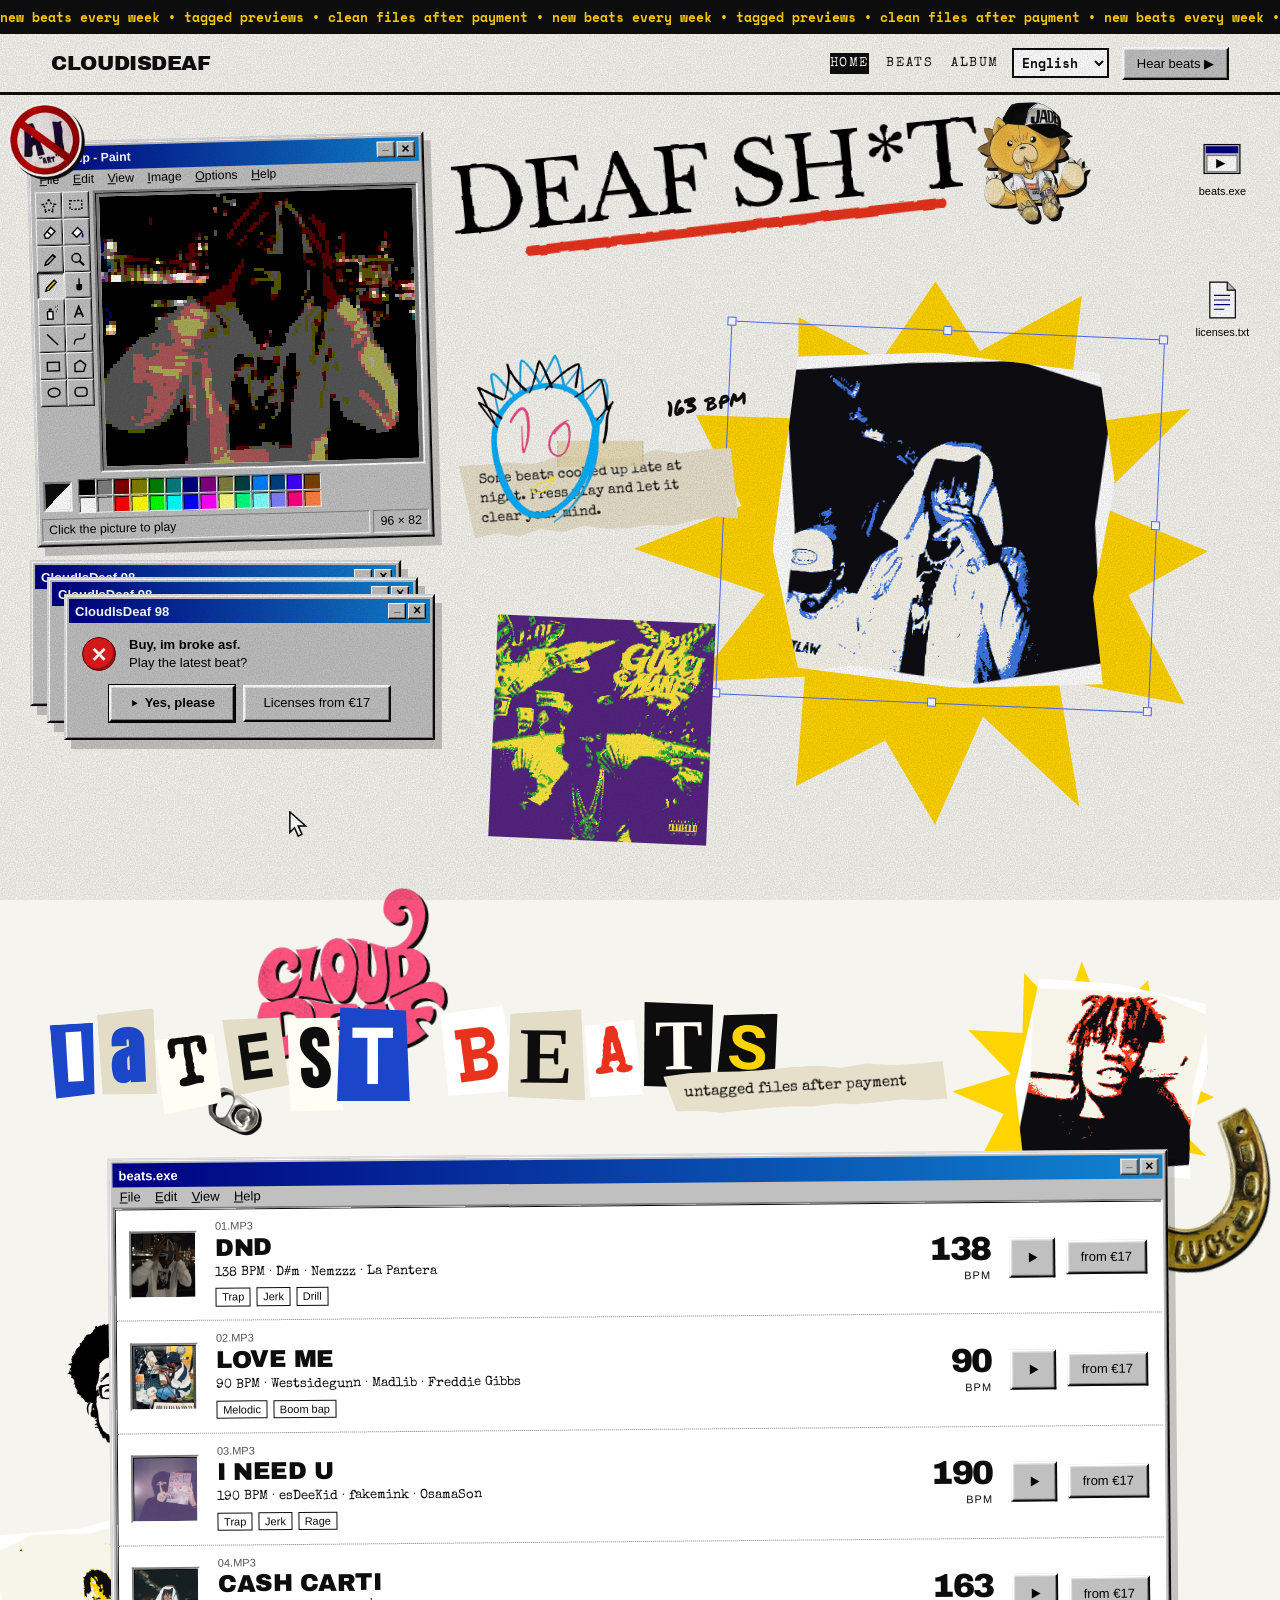
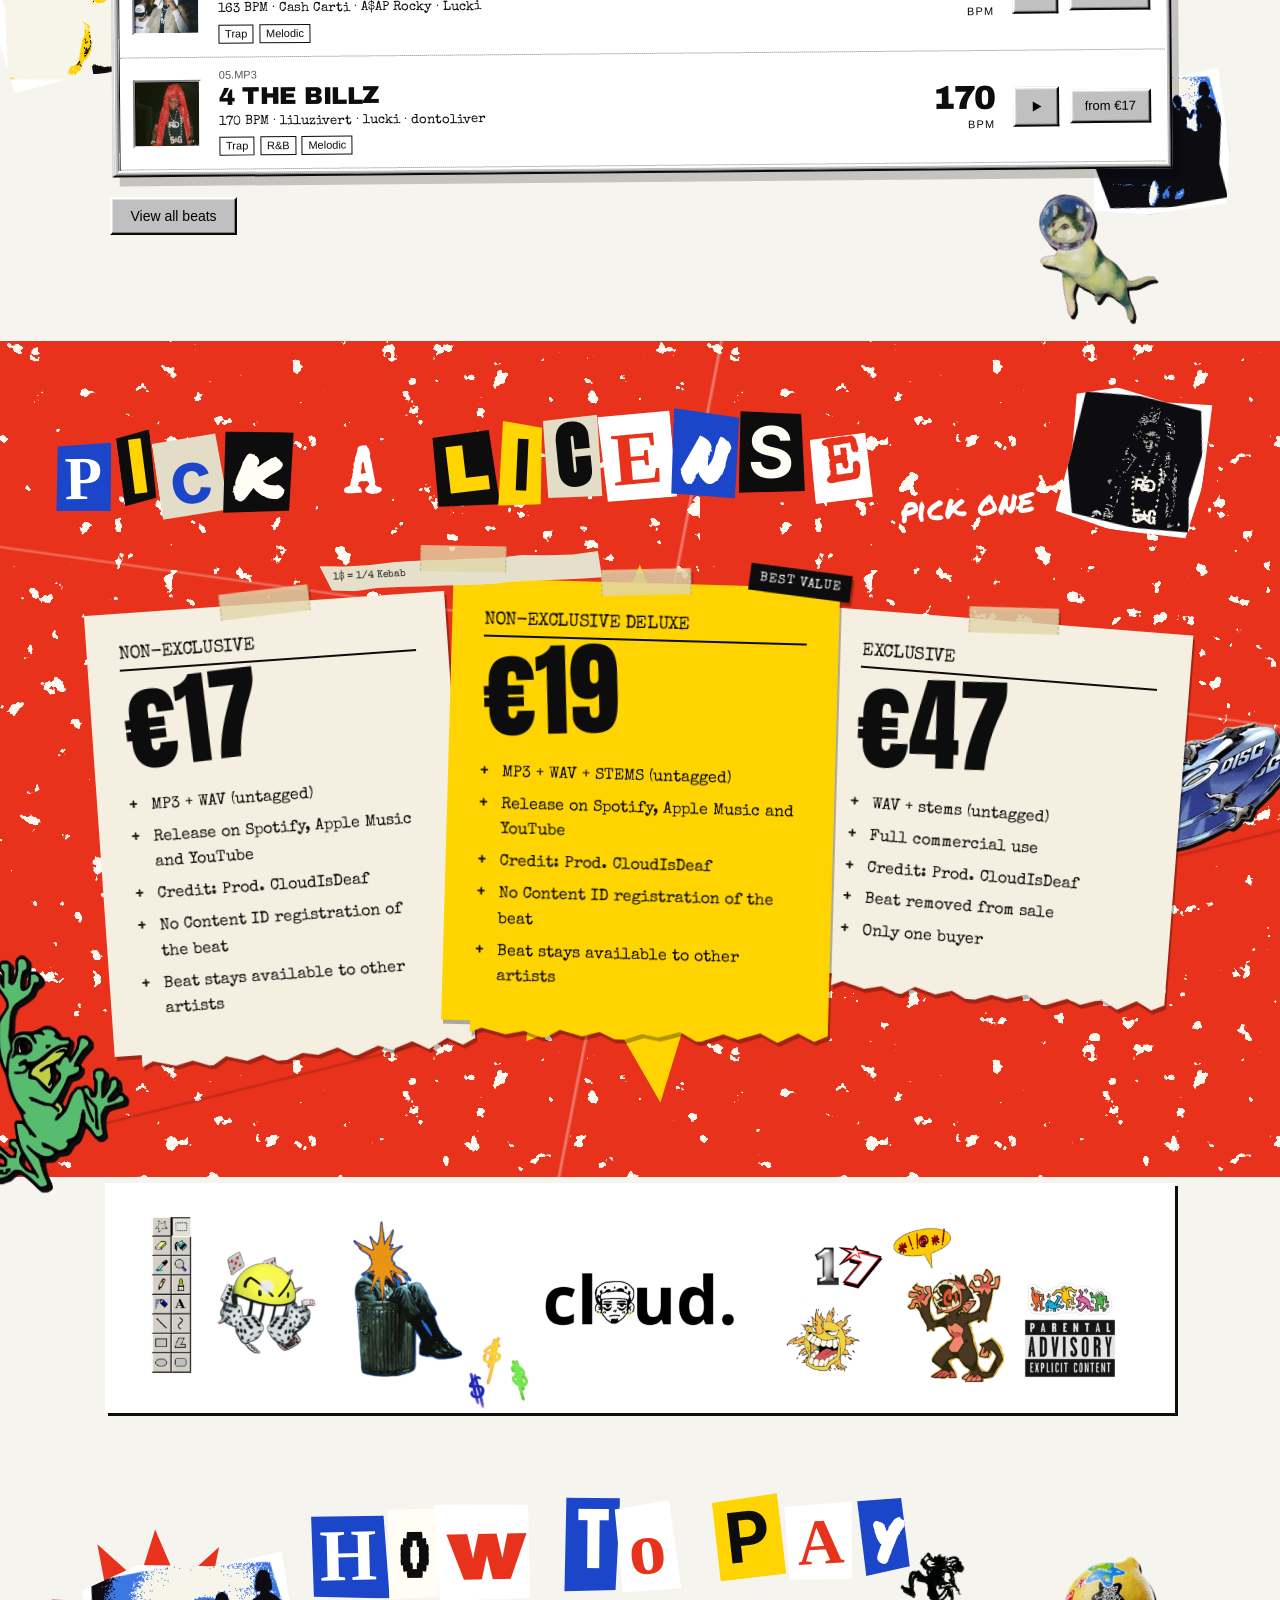
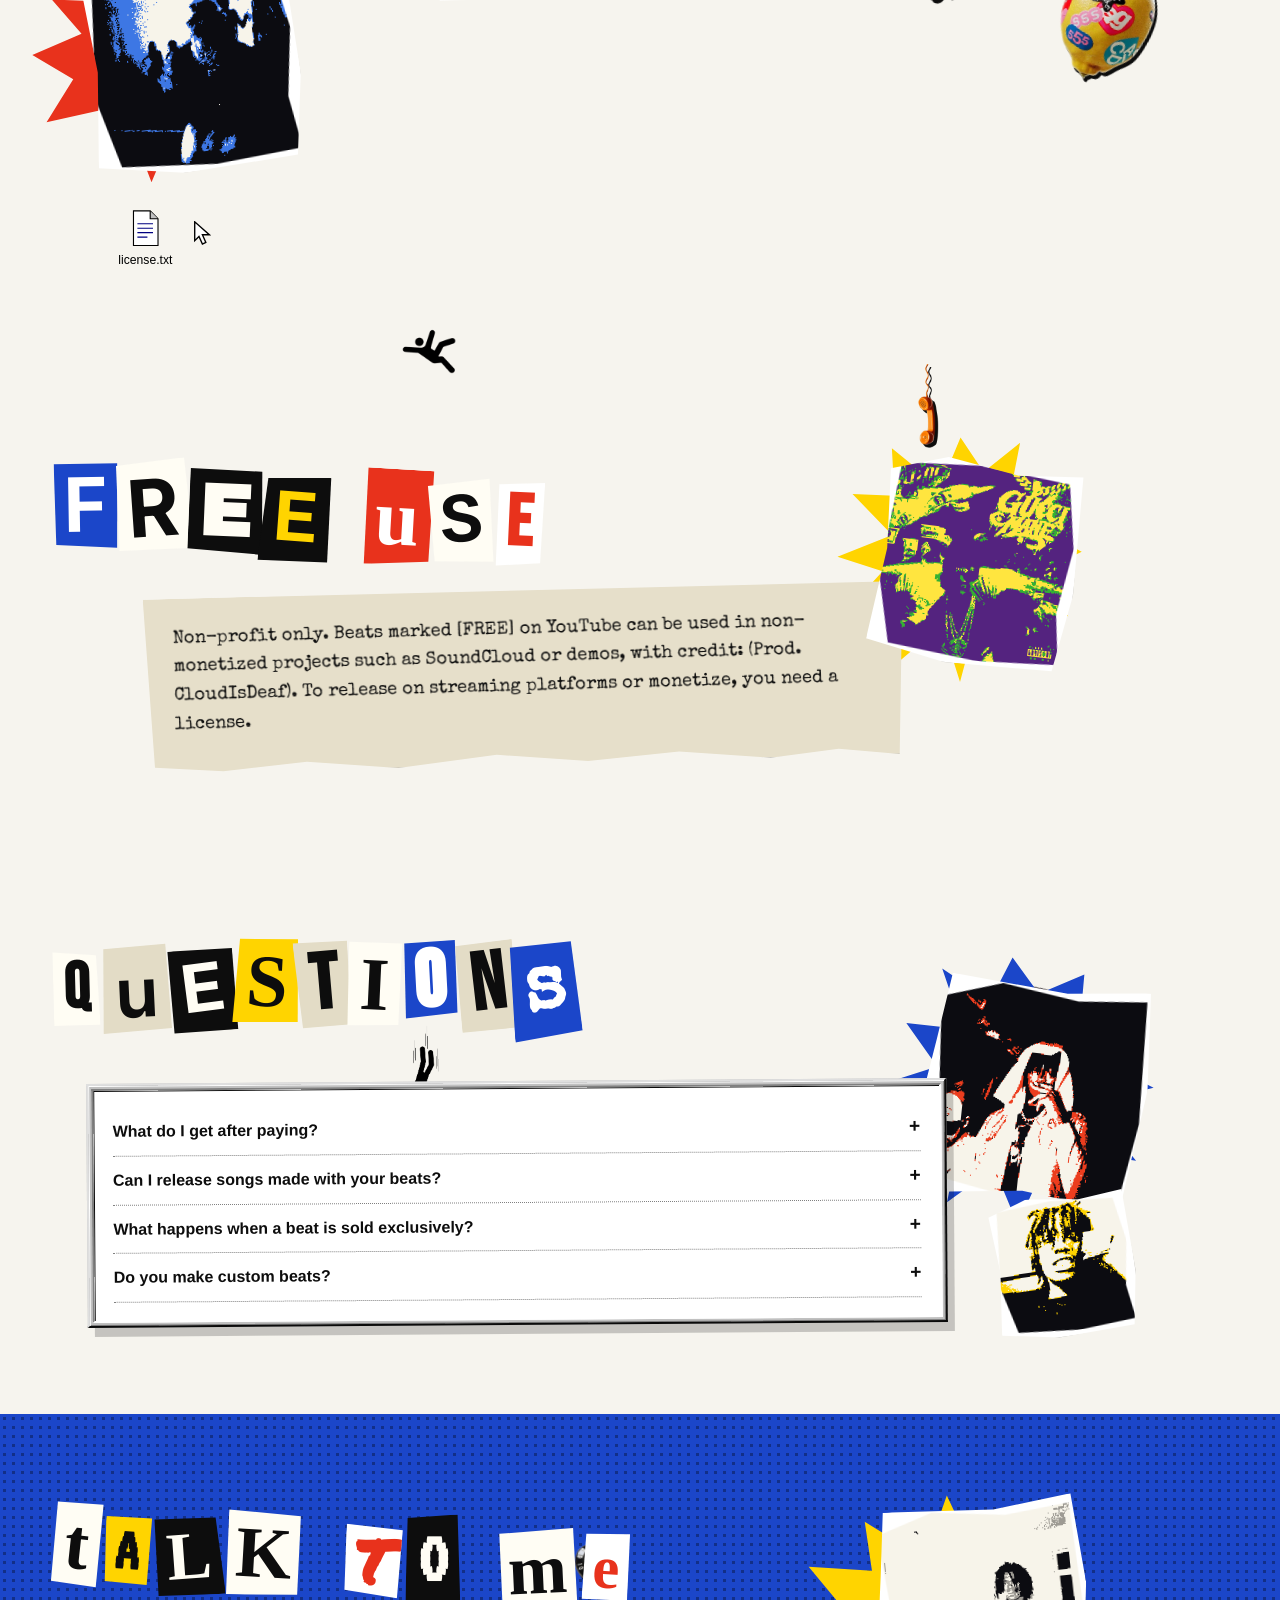
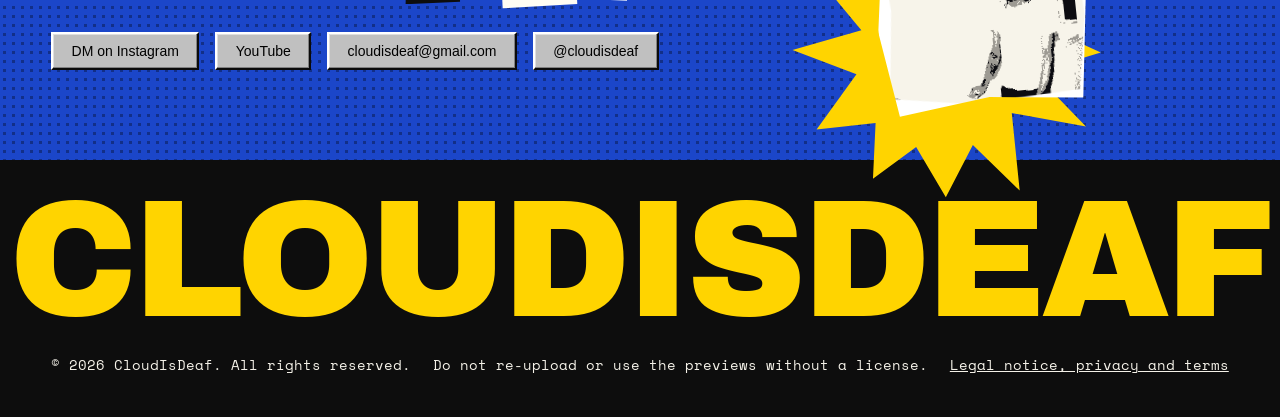
<file: index.html>
<!DOCTYPE html>
<html lang="en">
<head>
<meta charset="utf-8">
<meta name="viewport" content="width=device-width, initial-scale=1, viewport-fit=cover">
<meta http-equiv="Content-Security-Policy" content="default-src 'self'; script-src 'self' 'unsafe-inline'; style-src 'self' 'unsafe-inline'; img-src 'self' data: blob: https:; media-src 'self' blob:; font-src 'self'; connect-src 'self' https://*.workers.dev; frame-src 'none'; object-src 'none'; base-uri 'self'; form-action 'self'">
<title>Type beats for sale</title>
<meta name="description" content="Type beats. Listen, pick a license and get the files.">
<link rel="stylesheet" href="fonts/fonts.css">
<style>
:root{--paper:#f4f1e8;--ink:#0d0d0d;--acc:#ffd400;--acc2:#e63a1e;--hd:"Archivo Black","Arial Black",Impact,sans-serif;--mo:"Space Mono",ui-monospace,Consolas,monospace;--mk:"Permanent Marker","Comic Sans MS",cursive}
*,*::before,*::after{box-sizing:border-box}
html{scroll-behavior:smooth;scroll-padding-top:70px}
body{margin:0;background:radial-gradient(rgba(0,0,0,.1) 1px,transparent 1.3px) 0 0/7px 7px,var(--paper);color:var(--ink);font:400 1rem/1.6 var(--mo)}
body.bar-on{padding-bottom:100px}
a{color:inherit}
:focus-visible{outline:3px solid var(--acc2);outline-offset:3px}
.w{width:min(1080px,100% - 2.5rem);margin-inline:auto;position:relative}
.tk{background:var(--ink);color:var(--acc);font:700 .82rem var(--mo);overflow:hidden;white-space:nowrap}
.mq{display:inline-flex;animation:mq 30s linear infinite}.mq span{padding:.45rem 0}
body:not(.anim) .mq{animation:none}@keyframes mq{to{transform:translateX(-50%)}}
.nav{position:sticky;top:0;z-index:20;background:var(--paper);border-block:3px solid var(--ink)}
.nav .w{display:flex;justify-content:space-between;align-items:center;height:58px}
.logo{font:400 1.3rem var(--hd);text-decoration:none}
.nav nav a{margin-left:1.2rem;text-decoration:none;font-weight:700;font-size:.9rem}
.nav nav a:hover{background:var(--acc)}
.hero{position:relative;padding:clamp(3rem,8vw,6rem) 0 3rem;overflow:hidden}
.mark{font:400 clamp(3rem,15vw,10.5rem)/.88 var(--hd);letter-spacing:-.04em;margin:1rem 0 0;text-shadow:4px 4px 0 var(--acc),-3px -3px 0 var(--acc2);word-break:break-word}
.mark:hover{animation:gl .35s steps(2) 3}@keyframes gl{50%{text-shadow:-6px 2px 0 var(--acc2),6px -2px 0 var(--acc)}}
.adv{display:inline-block;background:#fff;border:3px solid var(--ink);padding:.15rem .6rem;font:700 .8rem var(--mo);transform:rotate(-2deg)}
.adv b{display:block;background:var(--ink);color:#fff;margin:-.15rem -.6rem .2rem;padding:.1rem .6rem}
.lede{max-width:34rem;font-size:1.1rem;margin:1.5rem 0 2rem;background:linear-gradient(transparent 60%,var(--acc) 60%) no-repeat;display:inline}
.ban{display:block;width:100%;border:3px solid var(--ink);box-shadow:6px 6px 0 var(--ink);margin-top:2.5rem}
.st{position:absolute;z-index:2;transform:rotate(var(--r));filter:drop-shadow(3px 3px 0 var(--ink));pointer-events:none}
body.anim .st{animation:wob 3.5s ease-in-out infinite alternate}body.anim .st:nth-child(2n){animation-delay:-1.4s}
@keyframes wob{to{transform:rotate(calc(var(--r) + 6deg)) translateY(-10px)}}
.btn{display:inline-block;background:var(--acc);color:var(--ink);border:3px solid var(--ink);box-shadow:4px 4px 0 var(--ink);padding:.65rem 1.2rem;font:700 1rem var(--mo);text-decoration:none;cursor:pointer;text-align:center;transition:transform .1s,box-shadow .1s}
.btn:hover{transform:translate(-2px,-2px);box-shadow:6px 6px 0 var(--ink)}.btn:active{transform:translate(3px,3px);box-shadow:1px 1px 0 var(--ink)}
.btn.gh{background:#fff}.btn.sm{padding:.4rem .9rem;font-size:.9rem}
.note{font-size:.85rem;margin-top:1.2rem}
section{padding:2.5rem 0}
h2{font:400 clamp(1.8rem,5vw,2.8rem)/1 var(--mk);margin:0 0 1.2rem;transform:rotate(-1.5deg);display:inline-block;background:var(--acc);border:3px solid var(--ink);padding:.2rem .8rem}
.win{border:3px solid var(--ink);background:#fff;box-shadow:6px 6px 0 var(--ink)}
.wt{display:flex;justify-content:space-between;align-items:center;background:var(--ink);color:var(--paper);padding:.3rem .8rem;font:700 .82rem var(--mo)}
.wt i{display:flex;gap:4px}.wt b{width:12px;height:12px;border:2px solid var(--paper)}
.wb{padding:1.2rem}
.beat{display:grid;grid-template-columns:84px 1fr auto;gap:1rem;align-items:center;padding:.9rem 0;border-bottom:3px dashed var(--ink)}
.beat:last-child{border:0}
.cov{width:84px;height:84px;border:3px solid var(--ink);background:var(--acc2) center/cover}
.beat h3{margin:0;font:400 1.35rem/1.1 var(--hd)}.meta{font-size:.85rem}
.act{display:flex;gap:.7rem;align-items:center}
.pl{width:50px;height:50px;border:3px solid var(--ink);background:var(--ink);color:var(--acc);cursor:pointer;display:grid;place-items:center;flex:none}
.pl svg{width:20px;height:20px;fill:currentColor}.pl .ps,.on .pl .tr{display:none}.on .pl .ps{display:block}
.beat.on{background:var(--acc)}
.empty{margin:0}
.lics{display:grid;grid-template-columns:repeat(auto-fit,minmax(260px,1fr));gap:2rem}
.lic{border:3px solid var(--ink);background:#fff;padding:1.6rem;box-shadow:6px 6px 0 var(--ink);position:relative}
.lic:nth-child(odd){transform:rotate(-.8deg)}.lic:nth-child(even){transform:rotate(.8deg)}.lic.best{background:var(--acc)}
.lic::before{content:"";position:absolute;top:-14px;left:50%;width:90px;height:26px;background:rgba(255,255,255,.75);border:1px solid rgba(0,0,0,.3);transform:translateX(-50%) rotate(-3deg)}
.lic h3{margin:0;font:400 1.4rem var(--hd)}.price{font:400 3.2rem/1.1 var(--hd);margin:.3rem 0 .8rem}
.lic ul{list-style:none;padding:0;margin:0}.lic li{padding:.2rem 0 .2rem 1.4rem;position:relative}.lic li::before{content:"+";font-weight:700;position:absolute;left:0}
.steps{display:grid;grid-template-columns:repeat(auto-fit,minmax(220px,1fr));gap:1.5rem;counter-reset:s}
.steps div{counter-increment:s}.steps h3{margin:0 0 .3rem;font:400 1.2rem var(--hd)}.steps h3::before{content:counter(s);display:inline-grid;place-items:center;width:2rem;height:2rem;background:var(--ink);color:var(--acc);margin-right:.6rem}.steps p{margin:0}
details{border-bottom:3px dashed var(--ink);padding:.9rem 0}details:last-child{border:0}summary{cursor:pointer;font-weight:700}details p{margin:.5rem 0 0}
.links{display:flex;flex-wrap:wrap;gap:1rem}
footer{background:var(--ink);color:var(--paper);padding:1.5rem 0 2.5rem;margin-top:3rem;font-size:.85rem}
footer .w{display:flex;justify-content:space-between;flex-wrap:wrap;gap:1rem}
.rv{transition:opacity .6s,transform .6s}body.anim .rv:not(.in){opacity:0;transform:translateY(26px)}
#bar{position:fixed;left:0;right:0;bottom:0;z-index:30;background:var(--ink);color:var(--paper);border-top:3px solid var(--acc);padding:.8rem 0 calc(.8rem + env(safe-area-inset-bottom,0px));display:none}
body.bar-on #bar{display:block}
#bar .w{display:grid;grid-template-columns:auto 1fr auto;gap:1rem;align-items:center}
#bar .pl{background:var(--acc);color:var(--ink);border-color:var(--acc)}
#bt{font-weight:700}.trk{height:8px;background:#444;cursor:pointer;margin:.45rem 0 .2rem}.trk i{display:block;height:100%;width:0;background:var(--acc)}
#tm{font-size:.75rem;color:#bbb}
dialog{background:#fff;color:var(--ink);border:3px solid var(--ink);box-shadow:8px 8px 0 var(--acc2);padding:1.6rem;width:min(460px,92vw)}
dialog::backdrop{background:rgba(0,0,0,.65)}
dialog h3{margin:0 0 .3rem;font:400 1.6rem var(--hd)}
.opt{display:grid;grid-template-columns:auto 1fr auto;gap:.8rem;align-items:center;border:3px solid var(--ink);padding:.7rem .9rem;margin:.7rem 0;cursor:pointer}
.opt:has(input:checked){background:var(--acc)}.opt small{display:block}.opt em{font:400 1.2rem var(--hd);font-style:normal}
.x{float:right;background:none;border:0;font-size:1.8rem;cursor:pointer;line-height:1}
dialog .btn{display:block;width:100%;margin-top:.7rem}
#rcp{margin-top:.9rem;padding-top:.8rem;border-top:2px dashed var(--ink)}#rcp p{margin:0 0 .6rem}
#rcm{display:block;width:100%;resize:none;font:inherit;font-size:.85rem;line-height:1.4;padding:.5rem;border:2px solid var(--ink);background:#fff;color:var(--ink)}
.rcl{display:grid;grid-template-columns:1fr 1fr;gap:.5rem;margin-top:.6rem}dialog .rcl .btn{margin:0;width:100%;padding:.45rem .5rem}
#rca{margin:.6rem 0 0;word-break:break-all;user-select:all}#rca:empty{display:none}
@media(max-width:600px){.beat{grid-template-columns:64px 1fr}.cov{width:64px;height:64px}.act{grid-column:1/-1}}
@media(prefers-reduced-motion:reduce){.mq,.st,.mark:hover{animation:none!important}.rv{transition:none}html{scroll-behavior:auto}}

html{overflow-x:hidden}body{overflow-x:clip}
.vh{position:absolute;width:1px;height:1px;overflow:hidden;clip:rect(0 0 0 0)}
.hero{padding:0;overflow:visible}
.cv{position:relative;container-type:inline-size;aspect-ratio:var(--ard,16/7);overflow:hidden;width:min(1280px,100%);margin:0 auto}
.it{position:absolute;display:block;left:var(--dx);top:var(--dy);width:var(--dw);--fs:var(--dfs);--r:var(--dr);transform:rotate(calc(var(--r)*1deg));text-decoration:none;color:var(--ink)}
.it.tx{font-size:calc(var(--fs)*1cqw);line-height:1.05;white-space:pre-wrap;word-break:break-word;color:var(--c,var(--ink))}
.it.tx.sh{text-shadow:.035em .035em 0 var(--acc),-.025em -.025em 0 var(--acc2)}
.it.hl{background:var(--acc);padding:.15em .35em}
.it.bt{background:var(--acc);border:3px solid var(--ink);box-shadow:.2em .2em 0 var(--ink);padding:.4em .7em;text-align:center;font-weight:700}
.it.im img{width:100%;display:block}.it.im.sh{filter:drop-shadow(3px 3px 0 var(--ink))}
body.anim .an-w{animation:wob 3.5s ease-in-out infinite alternate}body.anim .an-s{animation:spn 14s linear infinite}body.anim .an-p{animation:pul 1.6s ease-in-out infinite}
@keyframes wob{to{transform:rotate(calc(var(--r)*1deg + 6deg)) translateY(-1.2cqw)}}
@keyframes spn{to{transform:rotate(calc(var(--r)*1deg + 360deg))}}
@keyframes pul{50%{transform:rotate(calc(var(--r)*1deg)) scale(1.08)}}
@media(max-width:700px){
 body{font-size:15px}.cv{aspect-ratio:var(--arm,4/5)}.w{width:calc(100% - 1.5rem)}
 section{padding:1.6rem 0}.wb{padding:.9rem}h2{font-size:1.6rem}
 .nav .w{height:52px}.logo{font-size:1.05rem}.nav nav a{margin-left:.7rem;font-size:.8rem}
 .beat{grid-template-columns:64px 1fr;gap:.7rem}.act{grid-column:1/-1}.act .btn{flex:1;padding:.7rem 1rem}
 .lic:nth-child(n){transform:none}.price{font-size:2.6rem}.lics{gap:1.6rem}.steps{grid-template-columns:1fr}
 #bar .w{gap:.6rem}#bb{padding:.4rem .6rem;font-size:.78rem}
 dialog{max-height:90vh;overflow:auto}footer .w{flex-direction:column}.btn{padding:.7rem 1rem}
}
.cs{padding:0}.it.xd{display:none}body.np{background:var(--paper)}
@media(max-width:700px){.it{left:var(--mx);top:var(--my);width:var(--mw);--fs:var(--mfs);--r:var(--mr)}.it.xd{display:block}.it.xm{display:none}}
main{position:relative}
.ov{pointer-events:none}.ov[href]{pointer-events:auto}
.it.tx.ov{font-size:calc(var(--fs)*min(1svw,12.8px))}
body.ed .it{touch-action:none;user-select:none;-webkit-user-select:none;cursor:move}body.ed .ov{pointer-events:auto}
@media(min-width:701px){body.ed .it.xd{display:block;opacity:.3}}
@media(max-width:700px){body.ed .it.xm{display:block;opacity:.3}}
.it.sel{outline:2px dashed #2a5bff;outline-offset:4px}
.hd,.rh{position:absolute;width:18px;height:18px;background:#2a5bff;border:2px solid #fff;border-radius:50%;z-index:99}
.hd{right:-13px;bottom:-13px;cursor:nwse-resize}.rh{left:calc(50% - 9px);top:-36px;cursor:grab}
.eg{position:absolute;inset:0;pointer-events:none;z-index:90;background-image:linear-gradient(to right,rgba(42,91,255,.3) 1px,transparent 1px),linear-gradient(to bottom,rgba(42,91,255,.3) 1px,transparent 1px),linear-gradient(to right,transparent calc(50% - 1px),rgba(255,45,149,.8) calc(50% - 1px) calc(50% + 1px),transparent calc(50% + 1px)),linear-gradient(to bottom,transparent calc(50% - 1px),rgba(255,45,149,.8) calc(50% - 1px) calc(50% + 1px),transparent calc(50% + 1px));background-size:var(--s) 100%,100% var(--s),100% 100%,100% 100%}
.eg i,.eg b{position:absolute;font:700 10px/1 monospace;color:#2a5bff;background:rgba(255,255,255,.9);padding:1px 3px;font-style:normal}.eg i{top:0;transform:translateX(-50%)}.eg b{left:0;transform:translateY(-50%)}
.gd{position:absolute;background:#ff2d95;z-index:91;pointer-events:none}
.pg{position:absolute;top:0;height:var(--pgh,100%);left:50%;width:1920px;margin-left:-960px;pointer-events:none}.pg .it.ov{pointer-events:none}body.ed .pg .it.ov{pointer-events:auto}
.cv.wd{width:min(1920px,100%)}
@media(max-width:700px){.pg{left:0;width:100%;margin-left:0}}
#mn>.sp{display:none}
body.r-beats #p-beats,body.r-album #p-album,body.r-projects #p-projects{display:block}
body:not(.r-home) #mn>:not(.sp):not(h1){display:none!important}
.nav nav a.act{background:var(--acc)}
.fl{display:flex;flex-wrap:wrap;gap:.6rem;margin:0 0 1.5rem}
.chip{font:700 .85rem var(--mo);border:3px solid var(--ink);background:#fff;color:var(--ink);padding:.3rem .8rem;cursor:pointer}.chip.on{background:var(--acc);box-shadow:3px 3px 0 var(--ink)}
.gt{display:inline-block;font:700 .72rem var(--mo);border:2px solid var(--ink);padding:0 .4rem;margin:.3rem .3rem 0 0;background:var(--acc)}
.alb{display:grid;grid-template-columns:minmax(200px,380px) 1fr;gap:2rem;align-items:start}
.acv{aspect-ratio:1;border:3px solid var(--ink);background:var(--acc2) center/cover;box-shadow:6px 6px 0 var(--ink)}
.alb h3{font:400 2rem/1.1 var(--hd);margin:.2rem 0}
.pjs{display:grid;grid-template-columns:repeat(auto-fit,minmax(260px,1fr));gap:2rem}
.pj{border:3px solid var(--ink);background:#fff;box-shadow:6px 6px 0 var(--ink)}.pj .pc{aspect-ratio:1;background:var(--acc2) center/cover;border-bottom:3px solid var(--ink)}.pj .pb{padding:1rem}.pj h3{margin:0 0 .2rem;font:400 1.3rem var(--hd)}
@media(max-width:700px){.alb{grid-template-columns:1fr}.nav nav a{margin-left:.55rem;font-size:.75rem}}
.nr{display:flex;align-items:center;gap:.8rem}
.lg{font:700 .8rem var(--mo);border:3px solid var(--ink);background:#fff;color:var(--ink);padding:.15rem .3rem;cursor:pointer}
body.r-legal #p-legal{display:block}
#p-legal h3{font:400 1.2rem var(--hd);margin:1.2rem 0 .3rem}#p-legal h3:first-child{margin-top:0}#p-legal p{margin:0}
footer a{color:var(--paper)}
@media(max-width:700px){.nav .w{gap:.4rem}.lg{font-size:.7rem}}
.nav nav{display:flex;gap:1.1rem;white-space:nowrap}.nav nav a{margin-left:0!important}
body.r-thanks #p-thanks{display:block}
#p-thanks input{font:inherit;border:3px solid var(--ink);padding:.5rem;width:100%;margin:.3rem 0 .8rem;background:#fff;color:var(--ink)}#p-thanks label{display:block}
@media(max-width:700px){.nav nav{gap:.6rem}.nav .w{height:auto;flex-wrap:wrap;padding:.35rem 0;gap:.2rem .6rem}.nr{width:100%;justify-content:space-between}.nav nav a{font-size:.85rem}.lg{max-width:7rem}}
</style>
<link rel="stylesheet" href="fx.css?v=3">
<link rel="stylesheet" href="fx2.css?v=3">
</head>
<body class="r-home">
<div class="tk"><div class="mq" id="mq"></div></div>
<div class="nav"><div class="w"><a class="logo ar" href="#/"></a>
<div class="nr"><nav id="nv"></nav><select id="lg" class="lg" aria-label="Language"></select></div></div></div>
<main id="mn"><h1 class="vh ar"></h1>
<section class="sp" id="p-beats"><div class="w"><h2 data-tx="all-beats-title">all beats</h2><div class="fl" id="gf"></div><div class="win"><div class="wt"><span>all-beats.exe</span><i><b></b><b></b></i></div><div class="wb" id="bl2"></div></div></div></section>
<section class="sp" id="p-album"><div class="w"><h2 data-tx="album-title">album of the week</h2><div id="al"></div></div></section>
<section class="sp" id="p-legal"><div class="w"><h2 data-tx="legal-title">legal</h2><div class="win"><div class="wt"><span>legal.txt</span><i><b></b><b></b></i></div><div class="wb"><h3 data-tx="legal-notice-h">Legal notice</h3><p data-tx="legal-notice-p">This website is operated by: {who}. Contact: {email}.</p><h3 data-tx="privacy-h">Privacy and cookies</h3><p data-tx="privacy-p">This website does not use cookies for tracking, advertising or analytics, and it does not collect personal data through forms. Your language choice is saved only in your own browser so the site can remember it. The site is hosted on GitHub Pages, which may process technical data such as your IP address when you visit. When you buy, the payment is processed by PayPal under its own privacy policy. I receive your name, PayPal email and the order details, and use them only to deliver your purchase, send you your files by email and keep my sales records. Delivery relies on service providers for the order system, private file storage and email. Messages and external links (Instagram, YouTube and music platforms) are handled by those services under their own privacy policies. You can ask to access, correct or delete your data at {email}.</p><h3 data-tx="terms-h">Terms of sale</h3><p data-tx="terms-p">Beats are sold as digital files under the license you choose. Files are delivered by secure download link and by email after the payment is confirmed, normally automatically. If that fails, I send the files manually as soon as possible and within 12 hours. By paying, you ask me to start delivery right away and accept that, once delivery has started, you lose the right of withdrawal for digital content. Your license is sent in writing with the files. Free use applies only to non-profit projects with credit.</p></div></div></div></section>
<section class="sp" id="p-thanks"><div class="w"><h2 data-tx="thanks-title">thank you</h2><div class="win"><div class="wt"><span>order.txt</span><i><b></b><b></b></i></div><div class="wb"><div id="th"></div><h3 data-tx="my-downloads-h" style="margin-top:1.5rem">my downloads</h3><label><span data-tx="order-number">Order number</span><input id="rfo" autocomplete="off" maxlength="30"></label><label><span data-tx="paypal-email">PayPal email</span><input id="rfe" type="email" autocomplete="email" maxlength="120"></label><button class="btn" id="rfb" data-tx="get-my-links">Get my links</button></div></div></div></section>
<section class="sp" id="p-projects"><div class="w"><h2 data-tx="projects-title">projects</h2><div id="pj"></div></div></section>


<section id="beats" data-blk="beats"><div class="w"><h2 data-tx="latest-beats">latest beats</h2><div class="win rv"><div class="wt"><span>beats.exe</span><i><b></b><b></b></i></div><div class="wb" id="bl"></div></div><p class="more" id="more" style="margin-top:1.5rem"><a class="btn" href="#/beats" data-tx="view-all-beats">View all beats</a></p></div></section>

<section id="licenses" data-blk="licenses"><div class="w"><h2 data-tx="pick-a-license">pick a license</h2><div class="lics" id="ll"></div></div></section>

<section id="payments" data-blk="payments"><div class="w"><h2 data-tx="how-to-pay">how to pay</h2><div class="win rv"><div class="wt"><span>checkout.txt</span><i><b></b><b></b></i></div><div class="wb"><div class="steps">
<div><h3 data-tx="choose">Choose</h3><p data-tx="hit-the-price-button-on-a-beat">Hit the price button on a beat and pick your license.</p></div>
<div><h3 data-tx="pay">Pay</h3><p data-tx="pay-on-paypal-the-money-goes-s">Pay on PayPal. The money goes straight to me.</p></div>
<div><h3 data-tx="get-files">Get files</h3><p data-tx="send-me-the-receipt-i-reply-wi">Right after payment you get your clean files and written license by secure link and email. If anything fails, I send them manually within 12 hours.</p></div></div></div></div></div></section>

<section data-blk="free"><div class="w"><h2 data-tx="free-use">free use</h2><div class="win rv"><div class="wb"><p style="margin:0" data-tx="non-profit-only-beats-marked-f">Non-profit only. Beats marked [FREE] on YouTube can be used in non-monetized projects such as SoundCloud or demos, with credit: (Prod. CloudIsDeaf). To release on streaming platforms or monetize, you need a license.</p></div></div></div></section>

<section id="faq" data-blk="faq"><div class="w"><h2 data-tx="questions">questions</h2><div class="win rv"><div class="wb">
<details><summary data-tx="what-do-i-get-after-paying">What do I get after paying?</summary><p data-tx="the-untagged-files-for-your-li">The untagged files for your license (MP3 and WAV, plus stems if your license includes them) and a written license with the beat title.</p></details>
<details><summary data-tx="can-i-release-songs-made-with">Can I release songs made with your beats?</summary><p data-tx="yes-with-a-paid-license-the-fr">Yes, with a paid license. The free use is only for non-profit projects with credit.</p></details>
<details><summary data-tx="what-happens-when-a-beat-is-so">What happens when a beat is sold exclusively?</summary><p data-tx="i-take-it-off-the-store-and-st">I take it off the store and stop selling it.</p></details>
<details><summary data-tx="do-you-make-custom-beats">Do you make custom beats?</summary><p data-tx="yes-message-me-with-references">Yes. Message me with references and what you need.</p></details>
</div></div></div></section>

<section id="contact" data-blk="contact"><div class="w"><h2 data-tx="talk-to-me">talk to me</h2><div class="links" id="lk"></div></div></section>
</main>
<footer><div class="w"><span>&copy; <span id="yr"></span> <span class="ar"></span>. <span data-tx="all-rights-reserved">All rights reserved.</span></span><span data-tx="do-not-re-upload-previews">Do not re-upload or use the previews without a license.</span><a href="#/legal" data-tx="legal-notice-privacy-terms">Legal notice, privacy and terms</a><a href="#/downloads" id="fd" style="display:none" data-tx="my-downloads">My downloads</a></div></footer>

<div hidden id="fx2-tx"><span data-tx="fx2-yes">Yes, please</span><span data-tx="fx2-pause">Pause</span><span data-tx="fx2-lic">Licenses from {p}</span><span data-tx="fx2-paint">Click the picture to play</span><span data-tx="fx2-cta">Hear beats</span></div>
<div id="bar"><div class="w">
<button class="pl" id="bp" aria-label="Play or pause"><svg class="tr" viewBox="0 0 24 24"><path d="M7 4.5v15l13-7.5z"/></svg><svg class="ps" viewBox="0 0 24 24"><path d="M6 4h4v16H6zM14 4h4v16h-4z"/></svg></button>
<div><div id="bt"></div><div class="trk" id="bs"><i id="bi"></i></div><div id="tm">0:00 / 0:00</div></div>
<button class="btn sm" id="bb" data-tx="buy">Buy</button></div></div>

<dialog id="buy"><button class="x" aria-label="Close" onclick="this.closest('dialog').close()">&times;</button>
<h3 id="bn"></h3><div data-tx="choose-a-license">Choose a license</div><div id="bo"></div><p class="meta" data-tx="checkout-note" style="margin:.8rem 0">By paying you accept the terms of sale and ask me to start delivering the digital files right away.</p><a class="meta" href="#/legal" data-tx="terms-link" onclick="this.closest('dialog').close()">Terms of sale</a>
<a class="btn" id="pp" target="_blank" rel="noopener" data-tx="pay-with-paypal">Pay with PayPal</a>
<button type="button" class="btn gh" id="rc" aria-expanded="false" aria-controls="rcp" data-tx="send-receipt">I already paid: send the receipt</button>
<div id="rcp" hidden><p class="meta" data-tx="receipt-how">After paying on PayPal, send me the receipt with this message. I send your clean files and written license within 12 hours.</p>
<textarea id="rcm" rows="3" readonly aria-label="Message"></textarea>
<div class="rcl"><button type="button" class="btn sm" id="rcc" data-tx="copy-message">Copy message</button><a class="btn sm gh" id="rci" target="_blank" rel="noopener">Instagram</a><a class="btn sm gh" id="rcg" target="_blank" rel="noopener">Gmail</a><a class="btn sm gh" id="rce" data-tx="email-app">Email app</a></div>
<p class="meta" id="rca"></p></div></dialog>

<script src="i18n.js"></script>
<script>
const $=s=>document.querySelector(s),esc=s=>String(s??"").replace(/[&<>"]/g,c=>({"&":"&amp;","<":"&lt;",">":"&gt;",'"':"&quot;"}[c]));
// textos del comprobante de pago (se pueden sobrescribir en «Translations» del panel)
(function(){const K=["I already paid: send the receipt","After paying on PayPal, send me the receipt with this message. I send your clean files and written license within 12 hours.",'Hi, I paid for "{b}" ({l} license, {p}). Here is my PayPal receipt.',"Copy message","Copied!","Email app","Send me the PayPal receipt with the «I already paid» button and I send your clean files and written license within 12 hours."],
 V={es:["Ya he pagado: enviar comprobante","Cuando pagues en PayPal, mándame el comprobante con este mensaje. Te envío los archivos limpios y la licencia por escrito en menos de 12 horas.","Hola, he pagado «{b}» (licencia {l}, {p}). Te adjunto el comprobante de PayPal.","Copiar mensaje","¡Copiado!","App de correo","Mándame el comprobante de PayPal con el botón «Ya he pagado» y te envío los archivos limpios y la licencia por escrito en menos de 12 horas."],
 ca:["Ja he pagat: enviar comprovant","Quan paguis a PayPal, envia'm el comprovant amb aquest missatge. T'envio els arxius nets i la llicència per escrit en menys de 12 hores.","Hola, he pagat «{b}» (llicència {l}, {p}). T'adjunto el comprovant de PayPal.","Copiar missatge","Copiat!","App de correu","Envia'm el comprovant de PayPal amb el botó «Ja he pagat» i t'envio els arxius nets i la llicència per escrit en menys de 12 hores."],
 fr:["J'ai payé : envoyer le reçu","Après avoir payé sur PayPal, envoie-moi le reçu avec ce message. Je t'envoie les fichiers propres et la licence écrite en moins de 12 heures.","Salut, j'ai payé « {b} » (licence {l}, {p}). Voici mon reçu PayPal.","Copier le message","Copié !","Appli mail","Envoie-moi le reçu PayPal avec le bouton « J'ai payé » et je t'envoie les fichiers propres et la licence écrite en moins de 12 heures."],
 de:["Bezahlt: Beleg senden","Schick mir nach der Zahlung bei PayPal den Beleg mit dieser Nachricht. Du bekommst die sauberen Dateien und die schriftliche Lizenz innerhalb von 12 Stunden.","Hi, ich habe „{b}“ bezahlt (Lizenz {l}, {p}). Hier ist mein PayPal-Beleg.","Nachricht kopieren","Kopiert!","Mail-App","Schick mir den PayPal-Beleg über den Button „Bezahlt“ und du bekommst die sauberen Dateien und die schriftliche Lizenz innerhalb von 12 Stunden."],
 ja:["支払い済み：領収書を送る","PayPalでお支払い後、このメッセージと一緒に領収書を送ってください。12時間以内にタグなしファイルと書面のライセンスをお送りします。","こんにちは。「{b}」（{l}ライセンス、{p}）を支払いました。PayPalの領収書を送ります。","メッセージをコピー","コピーしました","メールアプリ","「支払い済み」ボタンからPayPalの領収書を送ってください。12時間以内にタグなしファイルと書面のライセンスをお送りします。"]};
 const I=window.I18N=window.I18N||{};for(const l in V){I[l]=I[l]||{};K.forEach((k,n)=>{if(!I[l][k])I[l][k]=V[l][n]})}})();
const MANUAL_STEP="Send me the PayPal receipt with the «I already paid» button and I send your clean files and written license within 12 hours.";
const fmt=s=>isFinite(s)?Math.floor(s/60)+":"+String(Math.floor(s%60)).padStart(2,"0"):"0:00";
const num=(v,f)=>Number.isFinite(+v)&&v!==""&&v!==null?+v:f;
const geo=g=>({x:num(g&&g.x,0),y:num(g&&g.y,0),w:Math.max(1,num(g&&g.w,20)),fs:num(g&&g.fs,4),r:num(g&&g.r,0)});
function su(u){u=String(u==null?"":u).trim();return/^(https?:\/\/|mailto:|#|\/|\.\/|[a-z0-9_\-]+\/)/i.test(u)?u:"#"}
function si(u){u=String(u==null?"":u).trim();return(/^(blob:|data:image\/)/i.test(u)?u:su(u)).replace(/'/g,"%27")}
function sane(d){d=d&&typeof d==="object"?d:{};if(!Array.isArray(d.layout))delete d.layout;if(!d.canvases||typeof d.canvases!=="object")delete d.canvases;
 d.licenses=(Array.isArray(d.licenses)?d.licenses:[]).filter(l=>l&&typeof l==="object").map(l=>({...l,name:String(l.name||""),price:num(l.price,0),features:Array.isArray(l.features)?l.features.map(String):[]}));
 d.beats=(Array.isArray(d.beats)?d.beats:[]).filter(b=>b&&typeof b==="object"&&!b.hidden).map(b=>({...b,title:String(b.title||""),tags:Array.isArray(b.tags)?b.tags:[],genres:Array.isArray(b.genres)?b.genres:[]}));
 const it=L=>(Array.isArray(L)?L:[]).filter(i=>i&&typeof i==="object").map(i=>({...i,d:geo(i.d||i),m:geo(i.m||i.d||i)}));
 if(d.canvases)for(const k in d.canvases){const c=d.canvases[k]||{};c.ar=Object.assign({d:"16/7",m:"4/5"},c.ar);c.bg=Object.assign({c:"",img:"",pat:"none"},c.bg);c.items=it(c.items);d.canvases[k]=c}
 if(d.over&&typeof d.over==="object")for(const k in d.over)d.over[k]=it(d.over[k]);else d.over={};
 return d}
let D,S="€",cur=-1;const A=new Audio();A.preload="none";
const lf=()=>{};
const defHero=d=>{const L=[],b=d.banner?1:0;if(b)L.push({t:"img",src:d.banner,x:2,y:3,w:96,r:0,sh:1});(d.stickers||[]).filter(s=>s.img).forEach(s=>L.push({t:"img",src:s.img,x:+s.x||0,y:+s.y||0,w:Math.max(3,Math.round((+s.w||140)/12.8)),r:+s.r||0,sh:1,an:"w"}));
 L.push({t:"text",s:d.artist||"CloudIsDeaf",x:4,y:b?46:14,w:92,fs:b?9:11,f:"Archivo Black",sh:1,r:0},{t:"text",s:d.tagline||"Type beats made for late nights.",x:4,y:b?72:62,w:55,fs:2.1,f:"Space Mono",hl:1,r:0},{t:"text",s:"hear the beats",x:4,y:b?85:80,w:20,fs:1.9,f:"Space Mono",btn:1,link:"#beats",r:0});
 if(!b&&!(d.stickers||[]).length)L.push({t:"text",s:"★",x:84,y:4,w:12,fs:11,f:"Archivo Black",c:"#e63a1e",an:"s",r:0},{t:"text",s:"ADVISORY\nheavy 808s inside",x:70,y:72,w:22,fs:1.6,f:"Space Mono",hl:1,r:-4});
 return{ar:"16/7",arm:"4/5",items:L}};
const mig=d=>{if(!d.canvases||!d.layout){const H=d.hero||defHero(d);if(d.hero&&(d.banner||(d.stickers||[]).length))H.items=[...defHero({banner:d.banner,stickers:d.stickers}).items.filter(i=>i.t==="img"),...H.items];const c=i=>({x:i.x,y:i.y,w:i.w,fs:i.fs,r:i.r||0});d.canvases={hero:{name:"Top banner",ar:{d:H.ar||"16/7",m:H.arm||"4/5"},bg:{c:"",img:"",pat:"none"},items:H.items.map(i=>({...i,d:c(i),m:c(i)}))}};d.layout=["hero","beats","licenses","payments","free","faq","contact"]}};
const bgs=b=>[b.pat==="dots"?"radial-gradient(rgba(0,0,0,.12) 1px,transparent 1.3px) 0 0/7px 7px":b.pat==="lines"?"repeating-linear-gradient(135deg,transparent 0 14px,rgba(0,0,0,.06) 14px 16px)":"",b.img?`url('${si(b.img)}') center/cover`:"",b.c||"transparent"].filter(Boolean).join(",");
const gv=(g,p)=>`--${p}x:${+g.x}%;--${p}y:${+g.y}%;--${p}w:${+g.w}%;--${p}fs:${+g.fs||4};--${p}r:${+g.r||0};`;
const ihtml=(i,o,id,n)=>{if(i.f)lf(i.f);const st=gv(i.d,"d")+gv(i.m||i.d,"m")+`z-index:${+i.z||0};`+(i.c?`--c:${esc(i.c)};`:"")+(i.t==="text"&&i.f?`font-family:'${esc(i.f)}',sans-serif`:""),cl=`it ${i.t==="img"?"im":"tx"}${o==="o"?" ov":""}${i.sh?" sh":""}${i.hl?" hl":""}${i.btn?" bt":""}${i.an?" an-"+i.an:""}${i.hd?" xd":""}${i.hm?" xm":""}`,at=`data-o="${o}" data-b="${esc(id)}" data-i="${n}"`,b2=i.t==="img"?`<img alt="" draggable="false" src="${esc(si(i.src))}">`:esc(tr(i.s));return i.link?`<a class="${cl}" ${at} style="${st}" href="${esc(su(i.link))}"${/^https?:/.test(i.link)?' target="_blank" rel="noopener"':""}>${b2}</a>`:`<div class="${cl}" ${at} style="${st}">${b2}</div>`};
const cvh=(b,id)=>`<div class="cv${b.wide?" wd":""}" style="--ard:${esc(b.ar.d)};--arm:${esc(b.ar.m)};background:${bgs(b.bg).replace(/"/g,"'")}">${b.items.map((i,n)=>{try{return ihtml(i,"c",id,n)}catch(e){return""}}).join("")}</div>`;
const LANGS=[["en","English"],["es","Español"],["ca","Català"],["fr","Français"],["de","Deutsch"],["ja","日本語"]];let LG="en";
const tr=s=>{if(LG==="en"||!s)return s;const t=((D&&D.i18n||{})[LG]||{})[s]||((window.I18N||{})[LG]||{})[s];return t||s};
const fill=t=>String(t).replace(/\{(who|email)\}/g,(m,k)=>k==="email"?((D.legal||{}).email||D.email||"[email]"):((D.legal||{}).who||"[add your details in the admin panel]"));
function lgs(){$("#lg").innerHTML=LANGS.map(x=>`<option value="${x[0]}"${x[0]===LG?" selected":""}>${x[1]}</option>`).join("");document.documentElement.lang=LG}
function setLang(l){LG=LANGS.some(x=>x[0]===l)?l:"en";render(D);if(cur>-1&&!A.paused)mark(true)}
$("#lg").onchange=e=>{setLang(e.target.value);try{localStorage.setItem("lg",LG)}catch(_){}};
const PL=[["spotify","Spotify"],["apple","Apple Music"],["ytm","YouTube Music"],["amazon","Amazon Music"],["deezer","Deezer"],["tidal","Tidal"],["soundcloud","SoundCloud"],["bandcamp","Bandcamp"]];let GF=new Set(),GM="all";
const bh=(b,i)=>{const mp=Math.min(...D.licenses.map(l=>+l.price));return`<article class="beat" data-row="${i}"><div class="cov" ${b.cover?`style="background-image:url('${esc(si(b.cover))}')"`:""}></div><div><h3>${esc(b.title)}</h3><div class="meta">${esc(b.bpm)} BPM${b.key?" &middot; "+esc(b.key):""} &middot; ${(b.tags||[]).map(esc).join(" &middot; ")}</div>${(b.genres||[]).map(g=>`<span class="gt">${esc(g)}</span>`).join("")}</div><div class="act"><button class="pl" data-p="${i}" aria-label="Play ${esc(b.title)}"><svg class="tr" viewBox="0 0 24 24"><path d="M7 4.5v15l13-7.5z"/></svg><svg class="ps" viewBox="0 0 24 24"><path d="M6 4h4v16H6zM14 4h4v16h-4z"/></svg></button><button class="btn sm" data-b="${i}">${tr("from {p}").replace("{p}",S+mp)}</button></div></article>`};
function gf(){const used=(D.genres||[]).filter(g=>D.beats.some(b=>(b.genres||[]).includes(g)));
 $("#gf").innerHTML=used.map(g=>`<button class="chip${GF.has(g)?" on":""}" data-g="${esc(g)}">${esc(g)}</button>`).join("")+(GF.size>1?`<button class="chip" data-m="1">${tr(GM==="all"?"Match: all selected":"Match: any selected")}</button>`:"")+(GF.size?'<button class="chip" data-x="1">'+tr("Clear")+'</button>':"")}
function pgB(){const f=b=>!GF.size||(GM==="all"?[...GF].every(g=>(b.genres||[]).includes(g)):[...GF].some(g=>(b.genres||[]).includes(g))),L=D.beats.map((b,i)=>[b,i]).filter(x=>f(x[0]));
 $("#bl2").innerHTML=L.length?L.map(x=>bh(x[0],x[1])).join(""):'<p class="empty">'+tr("No beats match these genres.")+'</p>'}
$("#gf").onclick=e=>{const t=e.target.closest("button");if(!t)return;if(t.dataset.g){GF.has(t.dataset.g)?GF.delete(t.dataset.g):GF.add(t.dataset.g)}else if(t.dataset.m)GM=GM==="all"?"any":"all";else GF.clear();gf();pgB()};
function alr(d){const a=d.album||{},L=PL.filter(x=>a.links&&a.links[x[0]]);
 $("#al").innerHTML=a.title?`<div class="win"><div class="wt"><span>album-of-the-week.exe</span><i><b></b><b></b></i></div><div class="wb alb"><div class="acv"${a.cover?` style="background-image:url('${esc(si(a.cover))}')"`:""}></div><div>${a.week?`<div class="meta">${esc(tr(a.week))}</div>`:""}<h3>${esc(a.title)}</h3><p>${esc([a.artist,a.year].filter(Boolean).join(" · "))}</p>${a.note?`<p>${esc(tr(a.note))}</p>`:""}<div class="links">${L.map(x=>`<a class="btn" href="${esc(su(a.links[x[0]]))}" target="_blank" rel="noopener">${tr(x[1])}</a>`).join("")}</div></div></div></div>`:'<p class="empty">'+tr("Nothing here yet. Check back soon.")+'</p>'}
function pjr(d){const I=(d.projects||{}).items||[];
 $("#pj").innerHTML=I.length?`<div class="pjs">${I.map(p=>`<div class="pj"><div class="pc"${p.cover?` style="background-image:url('${esc(si(p.cover))}')"`:""}></div><div class="pb"><h3>${esc(p.title)}</h3><div class="meta">${esc([tr(p.role),p.year].filter(Boolean).join(" · "))}</div>${p.desc?`<p>${esc(tr(p.desc))}</p>`:""}<div class="links">${String(p.links||"").split("\n").map(x=>x.split("|")).filter(x=>x[1]&&x[1].trim()).map(x=>`<a class="btn sm" href="${esc(su(x[1].trim()))}" target="_blank" rel="noopener">${esc(x[0].trim()||"Link")}</a>`).join("")}</div></div></div>`).join("")}</div>`:'<p class="empty">'+tr("Nothing here yet. Check back soon.")+'</p>'}
function nav(){const L=[["#/","home"],["#/beats","beats"]];if((D.album||{}).on)L.push(["#/album","album"]);if((D.projects||{}).on)L.push(["#/projects","projects"]);$("#nv").innerHTML=L.map(x=>`<a href="${x[0]}">${tr(x[1])}</a>`).join("")}
function route(){if(!D)return;const h=location.hash,m=/^#\/(beats|album|projects|legal|thanks|downloads)/.exec(h);let r=m?m[1]:"home";if(r==="downloads")r="thanks";if(!ED&&r==="thanks"&&!API())r="home";if(!ED&&(r==="album"||r==="projects")&&!(D[r]&&D[r].on))r="home";
 document.body.classList.remove("r-home","r-beats","r-album","r-projects","r-legal","r-thanks");document.body.classList.add("r-"+r);
 document.querySelectorAll("#nv a").forEach(a=>a.classList.toggle("act",a.getAttribute("href")==="#/"+(r==="home"?"":r)));
 if(r==="home"&&h.length>1&&h.indexOf("#/")!==0){const t=document.getElementById(h.slice(1));if(t)setTimeout(()=>t.scrollIntoView(),0)}else if(!ED)scrollTo(0,0);fixPg()}
addEventListener("hashchange",route);
const ED=window.name==="ed"||/[?&]edit/.test(location.search);
if(ED){document.body.classList.add("ed");document.addEventListener("click",e=>{e.preventDefault();e.stopPropagation()},true)}
else fetch("data.json?v="+Date.now()).then(r=>r.json()).then(d=>{render(d);returned()}).catch(()=>{$("#bl").innerHTML='<p class="empty">Could not load the page data. Please reload in a moment.</p>'});
try{LG=localStorage.getItem("lg")||""}catch(_){LG=""}
if(!LANGS.some(x=>x[0]===LG))LG=(navigator.languages||[navigator.language||"en"]).map(x=>String(x).slice(0,2).toLowerCase()).find(x=>LANGS.some(y=>y[0]===x))||"en";
if(ED)LG="en";window.setLang=setLang;
const API=()=>String((D&&D.shop&&D.shop.api)||"").replace(/\/+$/,"");
async function post(p,b){const r=await fetch(API()+p,{method:"POST",headers:{"Content-Type":"application/json"},body:JSON.stringify(b)});let j={};try{j=await r.json()}catch(e){}return{ok:r.ok,j}}
async function checkout(bid,lid){const pp=$("#pp");pp.textContent=tr("Redirecting to PayPal...");pp.style.pointerEvents="none";
 try{const r=await post("/api/order",{beatId:bid,lid,lang:LG});if(!r.ok||!/^https:\/\/(www\.)?(sandbox\.)?paypal\.com\//.test(String(r.j.url)))throw 0;try{sessionStorage.setItem("claim:"+r.j.orderID,r.j.claim)}catch(e){}location.href=r.j.url}
 catch(e){pp.textContent=tr("Pay with PayPal");pp.style.pointerEvents="";alert(tr("Something went wrong. Please try again or contact me."))}}
$("#pp").addEventListener("click",e=>{const p=e.currentTarget;if(p.dataset.bid){e.preventDefault();checkout(p.dataset.bid,p.dataset.lid)}});
function showRes(j){const t=$("#th");
 if(j.status==="paid"){const L=Array.isArray(j.links)?j.links:[];t.innerHTML=(L.length?`<p>${esc(tr("Payment confirmed. Your files are ready:"))}</p><div class="links">${L.map(x=>`<a class="btn" href="${esc(su(x.url))}" rel="noopener" download>${esc(tr("Download"))}: ${esc(x.name)}</a>`).join("")}</div>${j.emailed?`<p>${esc(tr("A copy of these links was also sent to your email."))}</p>`:""}<p class="meta">${esc(tr("The links expire after 48 hours. You can get new ones any time with your order number and PayPal email."))}</p>`:`<p>${esc(tr("Payment received. Your files will arrive by email within 12 hours."))}</p>`)+(j.orderID?`<p class="meta">#${esc(j.orderID)}</p>`:"")}
 else if(j.status==="pending")t.innerHTML=`<p>${esc(tr("Your payment is pending. I will send your files as soon as it clears."))}</p>`;
 else if(j.status==="nomatch")t.innerHTML=`<p>${esc(tr("No match found. Check the data or contact me."))}</p>`;
 else t.innerHTML=`<p>${esc(tr("Something went wrong. Please try again or contact me."))}</p>`}
async function returned(){const q=new URLSearchParams(location.search),tok=q.get("token");if(!tok||!/^[A-Z0-9]{8,30}$/.test(tok)||!API())return;
 history.replaceState(null,"",location.pathname+"#/thanks");route();$("#th").textContent=tr("Confirming your payment...");
 let claim="";try{claim=sessionStorage.getItem("claim:"+tok)||""}catch(e){}
 try{const r=await post("/api/capture",{orderID:tok,claim});showRes(r.ok?r.j:{status:"error"})}catch(e){showRes({status:"error"})}}
$("#rfb").onclick=async()=>{const o=$("#rfo").value.trim().toUpperCase(),e=$("#rfe").value.trim();if(!o||!e)return;$("#th").textContent=tr("Confirming your payment...");
 try{const r=await post("/api/retrieve",{orderID:o,email:e});showRes(r.ok?r.j:{status:r.j&&r.j.error==="no_match"?"nomatch":"error"})}catch(x){showRes({status:"error"})}};
function render(d){try{render0(d)}catch(e){console.error("render",e);const bl=$("#bl");if(bl)bl.innerHTML='<p class="empty">Something went wrong. Please reload the page.</p>'}}
function render0(d){d=sane(d);D=d;S=d.currency==="USD"?"$":"€";const t=d.theme||{};document.querySelectorAll(".cs,.it.ov").forEach(e=>e.remove());
 for(const[k,v]of Object.entries({paper:t.paper,ink:t.ink,acc:t.acc,acc2:t.acc2}))if(v)document.documentElement.style.setProperty("--"+k,v);
 document.body.classList.toggle("anim",d.anim!==false&&!ED);
 document.title=d.artist+" | Type beats for sale";$("#yr").textContent=new Date().getFullYear();
 document.querySelectorAll(".ar").forEach(e=>e.textContent=d.artist);
 const tx=tr(d.ticker||"new beats every week • tagged previews • clean files after payment • ").repeat(6);$("#mq").innerHTML=`<span>${esc(tx)}</span><span>${esc(tx)}</span>`;
 const th=d.theme||{};if(th.hd){lf(th.hd);document.documentElement.style.setProperty("--hd",`"${th.hd}",Impact,sans-serif`)}if(th.bd){lf(th.bd);document.documentElement.style.setProperty("--mo",`"${th.bd}",ui-monospace,sans-serif`)}
 document.querySelectorAll("[data-tx]").forEach(e=>{if(e.dataset.en===undefined)e.dataset.en=e.textContent;const v=(d.texts||{})[e.dataset.tx];e.textContent=fill(tr(v!==undefined?v:e.dataset.en))});
 // sin API de tienda la entrega es manual: el paso 3 no puede prometer enlace automático
 {const e=document.querySelector('[data-tx="send-me-the-receipt-i-reply-wi"]');if(e&&!API()&&(d.texts||{})[e.dataset.tx]===undefined)e.textContent=tr(MANUAL_STEP)}
 document.body.classList.toggle("np",(d.theme||{}).pat==="none");
 mig(d);const mn=$("#mn");d.over=d.over||{};
 d.layout.forEach(id=>{let el=null;const b=d.canvases[id];if(b){el=document.createElement("section");el.className="cs";el.id="c-"+id;el.innerHTML=cvh(b,id)}else el=document.querySelector('[data-blk="'+id+'"]');if(el)mn.appendChild(el)});
 document.querySelectorAll("[data-blk]").forEach(e=>{e.style.display=d.layout.includes(e.dataset.blk)?"":"none"});
 let pg=$("#pg");if(!pg){pg=document.createElement("div");pg.id="pg";pg.className="pg"}mn.appendChild(pg);
 for(const id in d.over){const c=id==="page"?pg:d.canvases[id]?null:document.querySelector('[data-blk="'+id+'"]>.w');if(c)c.insertAdjacentHTML("beforeend",d.over[id].map((i,n)=>ihtml(i,"o",id,n)).join(""))}
 $("#bl").innerHTML=d.beats.length?d.beats.slice(0,5).map((b,i)=>bh(b,i)).join(""):'<p class="empty">'+tr("New beats are on the way.")+'</p>';$("#more").style.display=d.beats.length?"":"none";
 gf();pgB();alr(d);pjr(d);nav();lgs();$("#fd").style.display=API()?"":"none";route();
 $("#ll").innerHTML=d.licenses.map(l=>`<div class="lic${l.best?" best":""}"><h3>${esc(tr(l.name))}</h3><div class="price">${S}${esc(l.price)}</div><ul>${l.features.map(f=>"<li>"+esc(tr(f))+"</li>").join("")}</ul></div>`).join("");
 $("#lk").innerHTML=`<a class="btn" href="https://ig.me/m/${esc(d.instagram)}" target="_blank" rel="noopener">${tr("DM on Instagram")}</a>`+(d.youtube?`<a class="btn gh" href="${esc(su(d.youtube))}" target="_blank" rel="noopener">YouTube</a>`:"")+(d.email?`<a class="btn gh" href="mailto:${esc(d.email)}">${esc(d.email)}</a>`:"")+`<a class="btn gh" href="https://instagram.com/${esc(d.instagram)}" target="_blank" rel="noopener">@${esc(d.instagram)}</a>`;
 const rvs=document.querySelectorAll(".rv:not(.in)");if(d.anim!==false&&!ED&&"IntersectionObserver"in window){const o=new IntersectionObserver(e=>e.forEach(x=>{if(x.isIntersecting){x.target.classList.add("in");o.unobserve(x.target)}}),{threshold:.12});rvs.forEach(e=>o.observe(e))}else rvs.forEach(e=>e.classList.add("in"));
 fixPg();requestAnimationFrame(fixPg);
 try{if(window.fxInit)window.fxInit(d)}catch(e){console.warn("fx",e)}
}
function play(i){const b=D.beats[i];
 if(cur===i){A.paused?A.play():A.pause();return}
 cur=i;A.src=b.audio;A.play().catch(()=>{$("#tm").textContent=tr("Preview file not found")});
 $("#bt").textContent=b.title+" · "+b.bpm+" BPM";document.body.classList.add("bar-on")}
function mark(on){document.querySelectorAll(".beat,#bar").forEach(e=>e.classList.remove("on"));
 if(on){document.querySelectorAll('.beat[data-row="'+cur+'"]').forEach(r=>r.classList.add("on"));$("#bar").classList.add("on")}}
A.onplay=()=>mark(true);A.onpause=()=>mark(false);
A.ontimeupdate=()=>{$("#bi").style.width=(A.currentTime/(A.duration||1)*100)+"%";$("#tm").textContent=fmt(A.currentTime)+" / "+fmt(A.duration)};
$("#bs").onclick=e=>{if(A.duration){const r=e.currentTarget.getBoundingClientRect();A.currentTime=(e.clientX-r.left)/r.width*A.duration}};
$("#bp").onclick=()=>cur>-1&&play(cur);
$("#bb").onclick=()=>cur>-1&&openBuy(cur);
const lh=e=>{const p=e.target.closest("[data-p]"),b=e.target.closest("[data-b]");if(p)play(+p.dataset.p);if(b)openBuy(+b.dataset.b)};$("#bl").onclick=lh;$("#bl2").onclick=lh;
const ppu=()=>String(D.paypal||"").trim().replace(/^https?:\/\/(www\.)?paypal\.(me|com\/paypalme)\//i,"").replace(/^@/,"").replace(/[\/?#].*$/,"");
function openBuy(i){const b=D.beats[i];
 if(b.buy){window.open(su(b.buy),"_blank","noopener");return}
 $("#bn").textContent=b.title;
 $("#bo").innerHTML=D.licenses.map((l,k)=>`<label class="opt"><input type="radio" name="lic" value="${k}" ${k?"":"checked"}><span><b>${esc(tr(l.name))}</b><small>${esc(l.features.slice(0,2).map(tr).join(", "))}</small></span><em>${S}${esc(l.price)}</em></label>`).join("");
 const upd=()=>{const k=+($("input[name=lic]:checked")||{value:0}).value,l=D.licenses[k],pp=$("#pp"),u=ppu();
  if(API()&&b.id&&l.lid){pp.href="#";pp.dataset.bid=b.id;pp.dataset.lid=l.lid;pp.style.display=""}else{delete pp.dataset.bid;if(u){pp.href=`https://www.paypal.com/paypalme/${encodeURIComponent(u)}/${l.price}${D.currency||"EUR"}`;pp.style.display=""}else pp.style.display="none"}
  // comprobante: solo hace falta cuando la entrega no es automática (sin API de tienda)
  const msg=tr(RCM).replace("{b}",b.title).replace("{l}",tr(l.name)).replace("{p}",S+l.price),sub=b.title+" - "+tr(l.name),em=String(D.email||"").trim(),ig=String(D.instagram||"").trim().replace(/^@/,"");
  $("#rc").style.display=API()&&b.id&&l.lid?"none":"";$("#rcm").value=msg;$("#rcc").textContent=tr("Copy message");
  const sh=(s,u)=>{const a=$(s);if(u){a.href=u;a.style.display=""}else{a.removeAttribute("href");a.style.display="none"}};
  sh("#rci",ig?"https://ig.me/m/"+encodeURIComponent(ig):"");
  sh("#rcg",em?"https://mail.google.com/mail/?view=cm&fs=1&to="+encodeURIComponent(em)+"&su="+encodeURIComponent(sub)+"&body="+encodeURIComponent(msg):"");
  sh("#rce",em?"mailto:"+em+"?subject="+encodeURIComponent(sub)+"&body="+encodeURIComponent(msg):"");
  $("#rca").textContent=em};
 $("#rcp").hidden=true;$("#rc").setAttribute("aria-expanded","false");
 $("#bo").onchange=upd;upd();$("#buy").showModal()}
const RCM='Hi, I paid for "{b}" ({l} license, {p}). Here is my PayPal receipt.';
$("#rc").onclick=()=>{const p=$("#rcp"),o=p.hidden;p.hidden=!o;$("#rc").setAttribute("aria-expanded",String(o));if(o)p.scrollIntoView({block:"nearest"})};
$("#rcc").onclick=async()=>{const t=$("#rcm"),b=$("#rcc");let ok=false;
 try{await navigator.clipboard.writeText(t.value);ok=true}catch(e){try{t.focus();t.select();ok=document.execCommand("copy")}catch(_){}}
 b.textContent=ok?tr("Copied!"):tr("Copy message");if(!ok){t.focus();t.select()}};
function fixPg(){const pg=$("#pg");if(pg)pg.style.setProperty("--pgh",$("#mn").offsetHeight+"px")}
addEventListener("load",fixPg);addEventListener("resize",fixPg);if(document.fonts&&document.fonts.ready)document.fonts.ready.then(fixPg);
if("ResizeObserver"in window)new ResizeObserver(()=>{if(!document.querySelector("details[open]"))fixPg()}).observe($("#mn"));
window.render=render;
</script>
<script src="fx.js?v=3"></script>
<script src="fx2.js?v=3"></script>
</body>
</html>
</file>
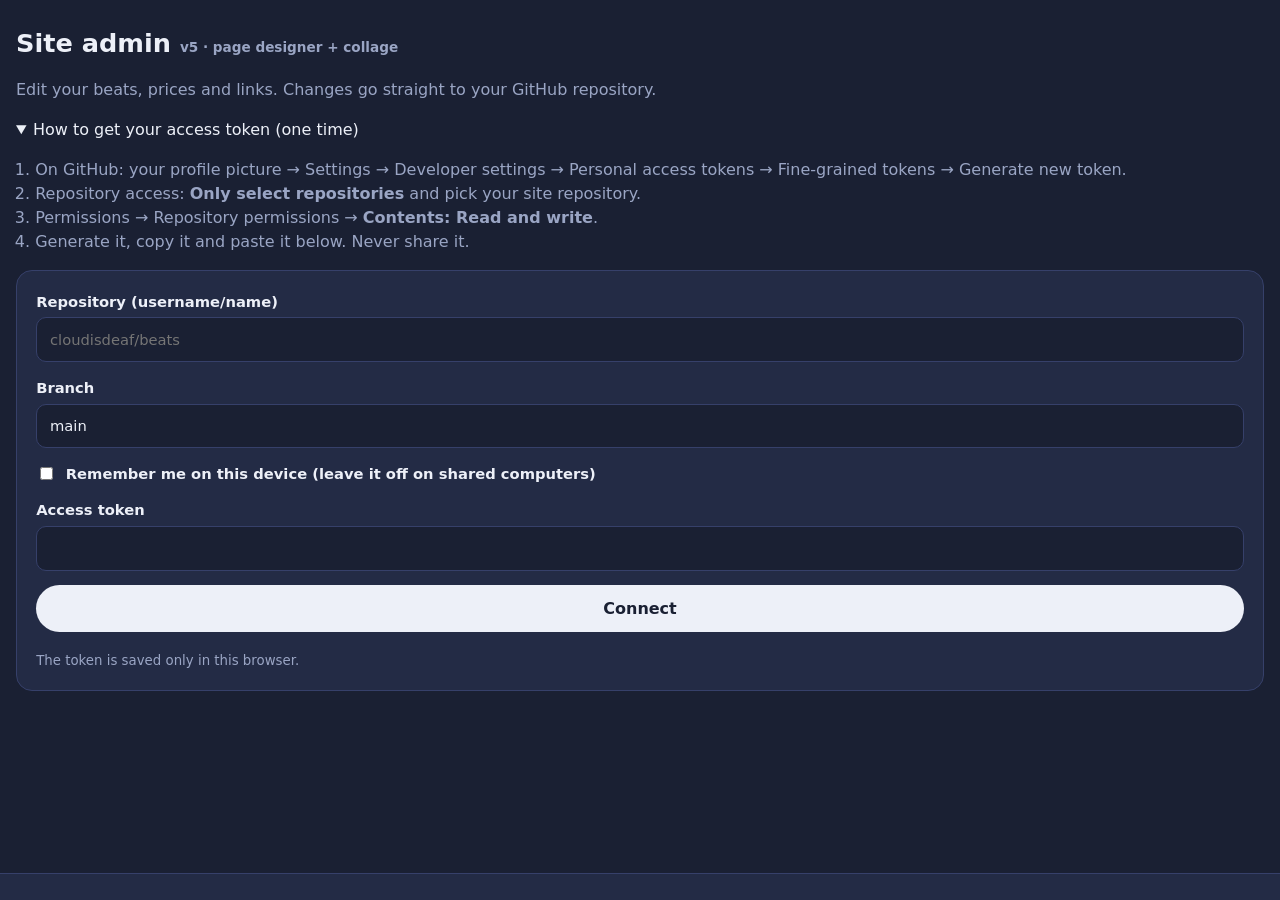
<file: admin-clasico.html>
<!DOCTYPE html>
<html lang="en">
<head>
<meta charset="utf-8">
<meta name="viewport" content="width=device-width, initial-scale=1">
<meta name="robots" content="noindex,nofollow">
<title>Site admin</title>
<meta http-equiv="Content-Security-Policy" content="default-src 'self'; script-src 'self' 'unsafe-inline'; style-src 'self' 'unsafe-inline'; img-src 'self' data: blob: https:; media-src 'self' blob:; font-src 'self'; connect-src 'self' https://api.github.com https://*.workers.dev; frame-src 'self'; object-src 'none'; base-uri 'self'; form-action 'self'">
<style>
:root{--bg:#1a2033;--sf:#232b45;--ln:#36406a;--tx:#edf0f8;--mu:#9aa5c4;--ac:#a5b8ff}
*{box-sizing:border-box}
body{margin:0;background:var(--bg);color:var(--tx);font:16px/1.5 system-ui,-apple-system,"Segoe UI",sans-serif;padding-bottom:90px}
.w{width:min(1500px,100% - 2rem);margin:0 auto}
h1{font-size:1.6rem;margin:1.5rem 0 .2rem}h2{font-size:1.2rem;margin:2rem 0 .8rem}
p,small{color:var(--mu)}small{display:block;margin-top:.3rem;word-break:break-all}
.card{background:var(--sf);border:1px solid var(--ln);border-radius:16px;padding:1.2rem;margin:.8rem 0;display:grid;gap:.9rem}
label{display:grid;gap:.3rem;font-weight:600;font-size:.92rem}label.row{display:flex;gap:.6rem;align-items:center}
input,textarea,select{width:100%;background:var(--bg);color:var(--tx);border:1px solid var(--ln);border-radius:10px;padding:.65rem .8rem;font:inherit;font-weight:400}
input[type=checkbox]{width:auto}input[type=file]{padding:.5rem}
input:focus,textarea:focus,select:focus,button:focus-visible{outline:2px solid var(--ac);outline-offset:2px}
button{font:inherit;font-weight:600;border:0;border-radius:999px;padding:.7rem 1.3rem;cursor:pointer;background:var(--tx);color:var(--bg)}
button.sec{background:transparent;color:var(--tx);border:1px solid var(--ln)}button.del{background:transparent;color:#ff9b9b;border:1px solid #6a3640;justify-self:start}
button:disabled{opacity:.5;cursor:wait}
details{margin:1rem 0;color:var(--mu)}summary{cursor:pointer;color:var(--tx)}ol{padding-left:1.2rem}
.bar{position:fixed;left:0;right:0;bottom:0;background:var(--sf);border-top:1px solid var(--ln);padding:.8rem 0}
.bar .w{display:flex;gap:1rem;align-items:center;justify-content:space-between}#st{color:var(--mu);font-size:.9rem}
[hidden]{display:none!important}

.des{display:grid;grid-template-columns:minmax(0,1fr) 330px;gap:1rem;align-items:start}
@media(max-width:900px){.des{grid-template-columns:1fr}}
.des>.card{position:sticky;top:.5rem;max-height:calc(100vh - 1rem);overflow:auto;margin:0}
.tb{display:flex;flex-wrap:wrap;gap:.5rem;margin:.5rem 0}
.up{display:inline-block;cursor:pointer;border:1px solid var(--ln);border-radius:999px;padding:.7rem 1.3rem;font-weight:600;color:var(--tx)}
.stage{background:#0d1020;border:1px dashed var(--ln);padding:1rem;overflow:auto}.cvw{margin:0 auto}
.cv{position:relative;container-type:inline-size;aspect-ratio:var(--ar,16/7);background:radial-gradient(rgba(0,0,0,.1) 1px,transparent 1.3px) 0 0/7px 7px,var(--paper);color:var(--ink);outline:3px solid var(--ink);font-family:Arial,sans-serif}
.it{position:absolute;display:block;transform:rotate(calc(var(--r)*1deg));cursor:move;touch-action:none;user-select:none;-webkit-user-select:none}
.it.tx{font-size:calc(var(--fs)*1cqw);line-height:1.05;white-space:pre-wrap;word-break:break-word;color:var(--c,var(--ink))}
.it.tx.sh{text-shadow:.035em .035em 0 var(--acc),-.025em -.025em 0 var(--acc2)}
.it.hl{background:var(--acc);padding:.15em .35em}
.it.bt{background:var(--acc);border:3px solid var(--ink);box-shadow:.2em .2em 0 var(--ink);padding:.4em .7em;text-align:center;font-weight:700}
.it.im img{width:100%;display:block;pointer-events:none}.it.im.sh{filter:drop-shadow(3px 3px 0 var(--ink))}
.it.sel{outline:2px dashed #2a5bff;outline-offset:4px}
.hd,.rh{position:absolute;width:16px;height:16px;background:#2a5bff;border:2px solid #fff;border-radius:50%}
.hd{right:-12px;bottom:-12px;cursor:nwse-resize}.rh{left:calc(50% - 8px);top:-34px;cursor:grab}
.row2{display:flex;justify-content:space-between;align-items:center;gap:.6rem;flex-wrap:wrap;border-bottom:1px solid var(--ln);padding:.5rem 0}.row2 span{display:flex;gap:.4rem;flex-wrap:wrap}.ghost{opacity:.3}#bgc{grid-template-columns:repeat(auto-fit,minmax(220px,1fr))}
.tb label{display:flex;gap:.5rem;align-items:center;flex-direction:row}.fw{margin:0 auto;overflow:hidden;background:#fff;border:1px solid var(--ln)}.fw iframe{border:0;background:#fff;display:block}
.ro{position:sticky;top:0;z-index:5;background:var(--sf);border:1px solid var(--ln);padding:.5rem .8rem;font:600 .85rem ui-monospace,Consolas,monospace;margin:.5rem 0;word-break:break-word}
.fpv{font-size:1.45rem;line-height:1.25;padding:.35rem .7rem;background:#fff;color:#111;border-radius:8px;overflow:hidden;white-space:nowrap;text-overflow:ellipsis}
.tb select{width:auto}.tb button:disabled{opacity:.35;cursor:default}
body.fcs .w>h1,body.fcs .w>p,body.fcs #login,body.fcs #ed>*:not(.dsg),body.fcs .dsg>h2,body.fcs .dsg>p{display:none}
body.fcs .w{width:calc(100% - 1.2rem)}body.fcs .des{grid-template-columns:minmax(0,1fr) 340px}
</style>
<link rel="stylesheet" href="fonts/fonts.css">
</head>
<body>
<div class="w">
<h1>Site admin <small style="display:inline;font-size:.85rem">v5 · page designer + collage</small></h1>
<p>Edit your beats, prices and links. Changes go straight to your GitHub repository.</p>

<div id="login">
 <details open><summary>How to get your access token (one time)</summary><ol>
  <li>On GitHub: your profile picture &rarr; Settings &rarr; Developer settings &rarr; Personal access tokens &rarr; Fine-grained tokens &rarr; Generate new token.</li>
  <li>Repository access: <b>Only select repositories</b> and pick your site repository.</li>
  <li>Permissions &rarr; Repository permissions &rarr; <b>Contents: Read and write</b>.</li>
  <li>Generate it, copy it and paste it below. Never share it.</li></ol></details>
 <div class="card">
  <label>Repository (username/name)<input id="repo" placeholder="cloudisdeaf/beats"></label>
  <label>Branch<input id="br" value="main"></label>
  <label class="row"><input type="checkbox" id="rem"> Remember me on this device (leave it off on shared computers)</label><label>Access token<input id="tk" type="password" autocomplete="off"></label>
  <button id="go">Connect</button>
  <small>The token is saved only in this browser.</small>
 </div>
</div>

<div id="ed" hidden>
 <h2>Page layout</h2><p>The page is a stack of blocks. Reorder or remove them, and add free canvases to place text, banners, images and stickers anywhere between sections.</p><div class="card" id="lay"></div>
 <div class="dsg"><h2 id="dz">Designer</h2><p>Desktop and mobile have separate layouts: switch the view and arrange each one on its own. Drag items to move them, use the round handles to resize and rotate. Delete removes an item (on mobile it only hides it). To design the other pages (All beats, Album, Projects, Legal, Orders) pick them in “Place new items on”: the preview jumps to that page and you can add and arrange items on it in both the desktop and the mobile view. Ctrl+Z undoes, Ctrl+Y redoes.</p>
 <div class="tb"><button class="sec" id="und" disabled>Undo</button><button class="sec" id="red" disabled>Redo</button><button class="sec" id="fcs">Focus mode</button><button class="sec" id="vd">Desktop view</button><button class="sec" id="vm">Mobile view</button><button class="sec" id="adt">Add text</button><label class="up">Add image or sticker<input type="file" accept="image/*" id="adi" hidden></label><button class="sec" id="adk">Add bumper sticker</button><button class="sec" id="adw">Add Windows dialog</button><button class="sec" id="adb">Add starburst</button><button class="sec" id="adr">Add ransom text</button><button class="sec" id="ads">Add paper strip</button><button class="sec" id="c2m">Copy desktop to mobile</button><button class="sec" id="m2d">Copy mobile to desktop</button></div>
 <div class="card" id="bgc"></div>
 <div class="tb"><label>Place new items on <select id="tgt"></select></label><label>Snap to grid <select id="snap"><option value="0">Off</option><option value="1">1%</option><option value="2.5">2.5%</option><option value="5" selected>5%</option><option value="10">10%</option></select></label><label>Preview screen width <select id="pw"><option value="0" selected>This window</option><option value="1920">1920 px</option><option value="1600">1600 px</option><option value="1440">1440 px</option><option value="1366">1366 px</option><option value="1280">1280 px</option></select></label><label>Zoom <select id="zm"><option value="fit" selected>Fit</option><option value="1">100%</option><option value="0.75">75%</option><option value="0.5">50%</option></select></label><label>Preview language <select id="pl"></select></label><label><input type="checkbox" id="ani"> Animate preview</label><label><input type="checkbox" id="grid" checked> Show grid and rulers</label></div>
 <div class="ro" id="ro">Click an item in the preview to select it.</div>
 <div class="des"><div class="stage"><div class="fw" id="fw"><iframe id="fr" name="ed" title="Page preview"></iframe></div></div><div class="card" id="pn"></div></div></div>
 <h2>Pages</h2><p>The Beats page is always on. Switch the other pages public or private: a private page disappears from the menu and cannot be opened.</p><div class="card" id="pgs"></div>
 <h2>Album of the week</h2><div class="card" id="alb"></div>
 <h2>Projects</h2><button class="sec" id="adp">Add a project</button><div id="prj"></div>
 <h2>All items</h2><p>Every sticker, image and text on your page. Untick Mobile to hide an item on phones without touching the desktop.</p><div class="tb"><button class="sec" id="hm1">Hide every image on mobile</button><button class="sec" id="hm0">Show every item on mobile</button></div><div class="card" id="ly"></div>
 <h2>Shop (automatic delivery)</h2><p>Connect the order server (see SETUP.md). Without it, buyers pay through your PayPal.me link and you deliver by hand.</p><div class="card" id="shp"></div>
 <h2>Legal details</h2><p>Shown on the Legal page (link in the footer). Fill them in before publishing, and ask a gestor if you are unsure what you must include.</p><div class="card" id="lgl"></div>
 <h2>Translations</h2><p>English is the default. The built-in texts already come translated; here you can edit them or translate your own texts (hero texts, licenses, album notes, projects). Pick a language to also preview it above.</p>
 <div class="card"><label>Language<select id="tl"><option value="en">English</option><option value="es">Español</option><option value="ca">Català</option><option value="fr">Français</option><option value="de">Deutsch</option><option value="ja">日本語</option></select></label><div id="tlist"></div></div>
 <h2>Style</h2><div class="card" id="sty"></div>
 <h2>Texts</h2><p>Change any other text on the page.</p><div class="card" id="txt"></div>
 <h2>Site settings</h2><div class="card" id="set"></div>
 <h2>Beats</h2><p>Upload only the preview with your voice tag. Newest beat goes first.</p>
 <button class="sec" id="add">Add a beat</button><div id="bts"></div>
 <h2>Licenses</h2><button class="sec" id="addlic">Add a license</button><div id="lic"></div>
 <h2>Account</h2><button class="sec" id="out">Disconnect this browser</button>
</div>
</div>

<div class="bar"><div class="w"><span id="st"></span><button id="pub" hidden>Publish changes</button></div></div>

<script>
const $=s=>document.querySelector(s),esc=s=>String(s??"").replace(/[&<>"]/g,c=>({"&":"&amp;","<":"&lt;",">":"&gt;",'"':"&quot;"}[c]));
let C={};try{C=JSON.parse(localStorage.getItem("gh")||sessionStorage.getItem("gh")||"{}")}catch(_){C={}}let D=null,F={};const uid=p=>p+"-"+Math.random().toString(36).slice(2,8);
const log=t=>$("#st").textContent=t;
const hdr=()=>({Authorization:"Bearer "+C.token,Accept:"application/vnd.github+json"});
const url=p=>`https://api.github.com/repos/${C.repo}/contents/${p}`;
const b64=f=>new Promise((ok,no)=>{const r=new FileReader();r.onload=()=>ok(r.result.split(",")[1]);r.onerror=no;r.readAsDataURL(f)});
const enc=s=>btoa(unescape(encodeURIComponent(s))),dec=s=>decodeURIComponent(escape(atob(s.replace(/\n/g,""))));
async function get(p){const r=await fetch(url(p)+"?ref="+encodeURIComponent(C.branch)+"&t="+Date.now(),{headers:hdr()});
 if(r.status===404)return null;if(!r.ok)throw new Error("GitHub answered "+r.status+". Check the repository name and the token.");return r.json()}
async function put(p,content,msg){const old=await get(p);
 const r=await fetch(url(p),{method:"PUT",headers:hdr(),body:JSON.stringify({message:msg,content,branch:C.branch,...(old?{sha:old.sha}:{})})});
 if(!r.ok)throw new Error(p+" failed ("+r.status+")")}
async function load(){const f=await get("data.json");if(!f)throw new Error("data.json was not found in the repository.");
 D=JSON.parse(dec(f.content));D.theme=Object.assign({paper:"#f4f1e8",ink:"#0d0d0d",acc:"#ffd400",acc2:"#e63a1e",hd:"Archivo Black",bd:"Space Mono"},D.theme);D.stickers=D.stickers||[];if(D.anim===undefined)D.anim=true;D.ticker=D.ticker||"new beats every week \u2022 tagged previews \u2022 clean files after payment \u2022 ";D.banner=D.banner||"";mig(D);cur=D.layout.find(k=>D.canvases[k])||"";D.texts=D.texts||{};$("#login").hidden=true;$("#ed").hidden=false;$("#pub").hidden=false;draw();design()}
function draw(){
 const s=(k,l,ph="")=>`<label>${l}<input data-k="${k}" value="${esc(D[k])}" placeholder="${ph}"></label>`;
 const c=(k,l)=>`<label>${l}<input type="color" data-k="theme.${k}" value="${esc(D.theme[k])}"></label>`;
 const fi=(f,i,o,l,cur)=>`<label>${l}<input type="file" accept="${f==="audio"?".mp3,audio/mpeg":"image/*"}" data-f="${f}" data-i="${i}" data-o="${o}"><small>${esc(cur||"Nothing uploaded")}</small></label>`;
 const n=(k,l,v)=>`<label>${l}<input type="number" data-t="num" data-k="${k}" value="${esc(v)}"></label>`;
 $("#set").innerHTML=s("artist","Artist name (logo, footer, page title)")+s("instagram","Instagram username (no @)")+s("youtube","YouTube channel URL")+s("email","Contact email (optional)")+s("paypal","PayPal.me username or link","e.g. cloudisdeaf")+`<label>Currency<select data-k="currency"><option${D.currency==="EUR"?" selected":""}>EUR</option><option${D.currency==="USD"?" selected":""}>USD</option></select></label>`;
 $("#lic").innerHTML=D.licenses.map((l,i)=>`<div class="card"><label>Name<input data-k="licenses.${i}.name" value="${esc(l.name)}"></label>${n(`licenses.${i}.price`,"Price",l.price)}<label>What is included (one per line)<textarea rows="5" data-t="list" data-k="licenses.${i}.features">${esc(l.features.join("\n"))}</textarea></label><label class="row"><input type="checkbox" data-t="chk" data-k="licenses.${i}.best" ${l.best?"checked":""}> Highlight this license</label><button class="del" data-dellic="${i}">Remove license</button></div>`).join("");
 $("#bts").innerHTML=D.beats.map((b,i)=>`<div class="card"><label>Title<input data-k="beats.${i}.title" value="${esc(b.title)}"></label>${n(`beats.${i}.bpm`,"BPM",b.bpm)}<label>Tags (comma separated)<input data-t="csv" data-k="beats.${i}.tags" value="${esc((b.tags||[]).join(", "))}"></label>${fi("audio",i,"beats","Preview MP3 (with voice tag)",b.audio)}${fi("cover",i,"beats","Cover image (optional)",b.cover)}<label>Checkout link (optional: BeatStars, Payhip... for automatic delivery)<input data-k="beats.${i}.buy" value="${esc(b.buy||"")}"></label>${gn(b,i)}<button class="del" data-del="${i}">Remove beat</button></div>`).join("")||"<p>No beats yet.</p>"}
document.addEventListener("input",e=>{const t=e.target,k=t.dataset.k;if(!k)return;const p=k.split(".");let o=D;while(p.length>1)o=o[p.shift()];
 let v=t.value;const ty=t.dataset.t;if(ty==="num")v=+v;if(ty==="list")v=v.split("\n").map(x=>x.trim()).filter(Boolean);if(ty==="csv")v=v.split(",").map(x=>x.trim()).filter(Boolean);if(ty==="chk")v=t.checked;o[p[0]]=v});
document.addEventListener("change",e=>{const t=e.target;if(!t.dataset.f||!t.files[0])return;const f=t.files[0],k=t.dataset.f,dir=k==="audio"?"beats/":k==="cover"?"covers/":"img/",p=dir+f.name.toLowerCase().replace(/[^a-z0-9.\-]+/g,"-"),o=t.dataset.o;
 F[p]=f;if(k!=="audio"){P[p]=URL.createObjectURL(f);rf()}(()=>{const base=o==="root"?D:o.split(".").reduce((x,q)=>x[q],D);return t.dataset.i===""||o==="root"?base:base[+t.dataset.i]})()[k]=p;t.nextElementSibling.textContent=p+" (uploads when you publish)"});
document.addEventListener("click",e=>{const d=e.target.dataset;
 if(d.del!==undefined&&confirm("Remove this beat from the site?")){D.beats.splice(+d.del,1);draw()}
 if(d.dellic!==undefined&&confirm("Remove this license?")){D.licenses.splice(+d.dellic,1);draw()}
 if(d.delst!==undefined){D.stickers.splice(+d.delst,1);draw()}});
$("#addlic").onclick=()=>{D.licenses.push({lid:uid("lic"),name:"New license",price:50,features:["Describe what is included"]});draw()};
const FONTS=["Archivo Black","Anton","Bebas Neue","Permanent Marker","Space Mono","Special Elite","VT323","Inter","Latin Modern Roman","Libre Baskerville","EB Garamond","Instrument Serif","DM Serif Display","Abril Fatface","Gloock","Playfair Display","Shrikhand","Bowlby One","Lilita One","Chango","Bungee","Alfa Slab One","Rubik Mono One","Climate Crisis","Rubik Dirt","Rubik Glitch","Unbounded","Syne","Dela Gothic One","Rock Salt","Gochi Hand","Caveat Brush","Courier Prime","IBM Plex Mono","Press Start 2P","Silkscreen"],P={},BN={beats:"Latest beats",licenses:"Licenses",payments:"How to pay",free:"Free use",faq:"Questions",contact:"Contact"};let sel=null,view="d",cur="",W=null,T="page",tm;const PG={"p-beats":["All beats page","beats"],"p-album":["Album page","album"],"p-projects":["Projects page","projects"],"p-legal":["Legal page","legal"],"p-thanks":["Order / downloads page","thanks"]};
const defHero=d=>{const L=[],b=d.banner?1:0;if(b)L.push({t:"img",src:d.banner,x:2,y:3,w:96,r:0,sh:1});(d.stickers||[]).filter(s=>s.img).forEach(s=>L.push({t:"img",src:s.img,x:+s.x||0,y:+s.y||0,w:Math.max(3,Math.round((+s.w||140)/12.8)),r:+s.r||0,sh:1,an:"w"}));
 L.push({t:"text",s:d.artist||"CloudIsDeaf",x:4,y:b?46:14,w:92,fs:b?9:11,f:"Archivo Black",sh:1,r:0},{t:"text",s:d.tagline||"Type beats made for late nights.",x:4,y:b?72:62,w:55,fs:2.1,f:"Space Mono",hl:1,r:0},{t:"text",s:"hear the beats",x:4,y:b?85:80,w:20,fs:1.9,f:"Space Mono",btn:1,link:"#beats",r:0});
 if(!b&&!(d.stickers||[]).length)L.push({t:"text",s:"\u2605",x:84,y:4,w:12,fs:11,f:"Archivo Black",c:"#e63a1e",an:"s",r:0},{t:"text",s:"ADVISORY\nheavy 808s inside",x:70,y:72,w:22,fs:1.6,f:"Space Mono",hl:1,r:-4});
 return{ar:"16/7",arm:"4/5",items:L}};
const mig=d=>{if(!d.canvases||!d.layout){const H=d.hero||defHero(d);if(d.hero&&(d.banner||(d.stickers||[]).length))H.items=[...defHero({banner:d.banner,stickers:d.stickers}).items.filter(i=>i.t==="img"),...H.items];const c=i=>({x:i.x,y:i.y,w:i.w,fs:i.fs,r:i.r||0});d.canvases={hero:{name:"Top banner",ar:{d:H.ar||"16/7",m:H.arm||"4/5"},bg:{c:"",img:"",pat:"none"},items:H.items.map(i=>({...i,d:c(i),m:c(i)}))}};d.layout=["hero","beats","licenses","payments","free","faq","contact"]}delete d.hero;d.over=d.over||{};d.licenses=Array.isArray(d.licenses)?d.licenses:[];d.beats=Array.isArray(d.beats)?d.beats:[];d.shop=d.shop||{api:""};d.licenses.forEach(l=>{l.lid=l.lid||uid("lic");l.features=Array.isArray(l.features)?l.features:[]});d.beats.forEach(b=>{b.id=b.id||uid("beat");b.files=b.files||{};b.genres=b.genres||[];b.tags=b.tags||[]});d.i18n=d.i18n||{};d.legal=d.legal||{who:"",email:""};d.album=d.album||{on:false,week:"",title:"",artist:"",year:"",cover:"",note:"",links:{}};d.album.links=d.album.links||{};d.projects=d.projects||{on:false,items:[]};d.genres=d.genres||["Trap","R&B","Crank","Jerk","Melodic","Drill","Rage"];d.layout=d.layout.filter(k=>BN[k]||d.canvases[k])};
const B=()=>D&&D.canvases[cur];
const items=(b,o)=>o==="c"?(D.canvases[b]||{items:[]}).items:(D.over[b]=D.over[b]||[]);
const it0=()=>sel&&items(sel.b,sel.o)[sel.i];
const tn=id=>id==="page"?"Whole page":PG[id]?PG[id][0]:D.canvases[id]?D.canvases[id].name:BN[id]||id;
const elOf=s=>W&&s&&W.document.querySelector(`.it[data-o="${s.o}"][data-b="${s.b}"][data-i="${s.i}"]`);
const ctrEl=id=>{if(!W)return null;const d=W.document;return id==="page"?d.querySelector("#pg"):PG[id]?d.querySelector("#"+id+">.w"):D.canvases[id]?d.querySelector("#c-"+id+" .cv"):d.querySelector('[data-blk="'+id+'"]>.w')};
const prev=()=>JSON.parse(JSON.stringify(D,(k,v)=>(k==="src"||k==="img"||k==="cover")&&P[v]?P[v]:v));
const addFile=f=>{const p="img/"+f.name.toLowerCase().replace(/[^a-z0-9.\-]+/g,"-");F[p]=f;P[p]=URL.createObjectURL(f);return p};
const all=()=>[...Object.values(D.canvases).flatMap(c=>c.items),...Object.values(D.over).flat()];
const rf=()=>{clearTimeout(tm);tm=setTimeout(rf0,70)};
const pwv=()=>view==="m"?390:(+$("#pw").value||Math.max(1000,innerWidth));
function fit(){const st=document.querySelector(".stage"),w=pwv(),av=st.clientWidth-26,z=$("#zm").value,s=z==="fit"?(av>0?Math.min(1,av/w):1):+z,h=Math.round(innerHeight*(document.body.classList.contains("fcs")?.86:.82)),fw=$("#fw"),fr=$("#fr");
 fw.style.width=Math.round(w*s)+"px";fw.style.height=h+"px";fr.style.width=w+"px";fr.style.height=Math.round(h/s)+"px";fr.style.transform="scale("+s+")";fr.style.transformOrigin="0 0"}
addEventListener("resize",()=>{if(D)fit()});$("#pw").onchange=()=>rf0();$("#zm").onchange=()=>rf0();$("#ani").onchange=()=>rf0();
function rf0(){if(!W||!W.render||!D)return;fit();$("#vd").style.outline=view==="d"?"2px solid #a5b8ff":"";$("#vm").style.outline=view==="m"?"2px solid #a5b8ff":"";
 const b=W.document.body;b.classList.toggle("vm",view==="m");b.classList.toggle("vd",view==="d");const y=W.scrollY||0;W.render(prev());const lg=$("#pl").value;if(lg&&W.setLang&&W.document.documentElement.lang!==lg)W.setLang(lg);b.classList.toggle("anim",$("#ani").checked&&D.anim!==false);try{W.scrollTo(0,y)}catch(_){}decor();lyr();hs()}
function decor(){if(!W||!W.render)return;const d=W.document;d.querySelectorAll(".eg,.gd,.hd,.rh").forEach(e=>e.remove());
 const el=elOf(sel);if(el&&it0()){el.classList.add("sel");el.insertAdjacentHTML("beforeend",'<span class="hd"></span><span class="rh"></span>')}
 const C=el?el.offsetParent:ctrEl(T);
 if(C&&$("#grid").checked){const s=+$("#snap").value||10;let h="";for(let p=0;p<=100;p+=10)h+=`<i style="left:${p}%">${p}</i><b style="top:${p}%">${p}</b>`;C.insertAdjacentHTML("beforeend",`<div class="eg" style="--s:${s}%">${h}</div>`)}
 ro()}
function ro(g){const i=it0(),el=elOf(sel),R=$("#ro");
 if(!i){const C=ctrEl(T);R.textContent="New items go on: "+tn(T)+(C?" ("+C.offsetWidth+"\u00d7"+C.offsetHeight+" px)":"")+". Click an item in the preview to select it.";return}
 const G=g||i[view]||i.d,C=el&&el.offsetParent;R.textContent=tn(sel.b)+(C?" \u00b7 "+C.offsetWidth+"\u00d7"+C.offsetHeight+" px":"")+" \u00b7 x "+G.x+"%  y "+G.y+"%  w "+G.w+"%  rot "+(G.r||0)+"\u00b0  layer "+(i.z||0)+" \u00b7 screen "+W.innerWidth+"px"}
function setT(id){T=id;$("#tgt").value=id;if(D.canvases[id]&&cur!==id){cur=id;lay()}bgp();gotoPage(id)}
function gotoPage(id){if(!W||!W.location)return;const h=W.location.hash,sub=/^#\/(beats|album|projects|legal|thanks)/.test(h),want=PG[id]?"#/"+PG[id][1]:(sub?"#/":null);
 if(!want||(PG[id]&&h.indexOf(want)===0)||(want==="#/"&&!sub))return;W.location.hash=want;try{W.scrollTo(0,0)}catch(_){}setTimeout(()=>{decor();rf0()},150)}
function lay(){const L=D.layout,rm=Object.keys(BN).filter(k=>!L.includes(k));
 $("#lay").innerHTML=L.map(id=>{const c=D.canvases[id];return`<div class="row2"><b>${esc(c?c.name:BN[id])}${c?" (free canvas"+(id===cur?", editing":"")+")":""}</b><span>${c?`<button class="sec" data-m="ed" data-id="${id}">Edit</button>`:""}<button class="sec" data-m="up" data-id="${id}">Up</button><button class="sec" data-m="dn" data-id="${id}">Down</button><button class="del" data-m="rm" data-id="${id}">Remove</button></span></div>`}).join("")+`<div class="tb"><button class="sec" id="adc">Add a free canvas</button>${rm.map(k=>`<button class="sec" data-m="back" data-id="${k}">Restore: ${BN[k]}</button>`).join("")}</div>`;
 $("#tgt").innerHTML='<option value="page">Whole page (background)</option>'+L.map(id=>`<option value="${id}">${esc(tn(id))}</option>`).join("")+'<optgroup label="Other pages">'+Object.keys(PG).map(k=>`<option value="${k}">${PG[k][0]}</option>`).join("")+"</optgroup>";T=L.includes(T)||T==="page"||PG[T]?T:"page";$("#tgt").value=T}
$("#tgt").onchange=()=>{setT($("#tgt").value);decor()};$("#snap").onchange=decor;$("#grid").onchange=decor;
$("#lay").addEventListener("click",e=>{const m=e.target.dataset.m,id=e.target.dataset.id,L=D.layout,n=L.indexOf(id),ct=L.indexOf("contact")>-1?L.indexOf("contact"):L.length;
 if(e.target.id==="adc"){const k="c"+Date.now().toString(36);D.canvases[k]={name:"Canvas "+(Object.keys(D.canvases).length+1),ar:{d:"16/6",m:"1/1"},bg:{c:"",img:"",pat:"none"},items:[]};L.splice(ct,0,k);cur=k;T=k;sel=null}
 else if(!m)return;
 else if(m==="up"&&n>0)[L[n-1],L[n]]=[L[n],L[n-1]];
 else if(m==="dn"&&n<L.length-1)[L[n+1],L[n]]=[L[n],L[n+1]];
 else if(m==="rm"){if(!confirm("Remove this block from the page?"))return;L.splice(n,1);if(D.canvases[id]){delete D.canvases[id];sel=null;if(cur===id)cur=L.find(k=>D.canvases[k])||""}}
 else if(m==="back")L.splice(ct,0,id);
 else if(m==="ed"){cur=id;T=id;sel=null}
 lay();bgp();pn();rf0()});
function bgp(){const p=$("#bgc");
 if(PG[T]){D.pbg=D.pbg||{};const b=D.pbg[T]=Object.assign({c:"",img:"",pat:"none"},D.pbg[T]),k=x=>`pbg.${T}.${x}`;
  p.innerHTML=`<p><b>${PG[T][0]}</b>: its background. Items you place on this page are measured against the page content, so they stay with it.</p><label>Background color<input type="color" data-k="${k("c")}" value="${b.c||"#ffffff"}"></label><button class="sec" data-m="pnobg">Use default background</button><label>Background pattern<select data-k="${k("pat")}">${[["none","None"],["dots","Dots"],["lines","Stripes"]].map(a=>`<option value="${a[0]}"${a[0]===b.pat?" selected":""}>${a[1]}</option>`).join("")}</select></label><label>Background image<input type="file" accept="image/*" id="pbi"><small>${esc(b.img||"None")}</small></label><button class="sec" data-m="pnobi">Remove background image</button>`;return}
 const b=B();if(!b){p.innerHTML="<p>Add a free canvas in the page layout above to set its background and height.</p>";return}
 const k=x=>`canvases.${cur}.${x}`;
 p.innerHTML=`<label>Canvas name<input data-k="${k("name")}" value="${esc(b.name)}"></label><label>Shape on desktop (width/height)<input data-k="${k("ar.d")}" value="${esc(b.ar.d)}"></label><label>Shape on mobile (width/height)<input data-k="${k("ar.m")}" value="${esc(b.ar.m)}"></label><label>Background color<input type="color" data-k="${k("bg.c")}" value="${b.bg.c||"#ffffff"}"></label><button class="sec" data-m="nobg">Use page background</button><label>Background pattern<select data-k="${k("bg.pat")}">${[["none","None"],["dots","Dots"],["lines","Stripes"]].map(a=>`<option value="${a[0]}"${a[0]===b.bg.pat?" selected":""}>${a[1]}</option>`).join("")}</select></label><label class="row"><input type="checkbox" data-t="chk" data-k="${k("wide")}" ${b.wide?"checked":""}> Full width (edge to edge, up to 1920 px)</label><label>Background image<input type="file" accept="image/*" id="bgi"><small>${esc(b.bg.img||"None")}</small></label><button class="sec" data-m="nobi">Remove background image</button>`}
$("#bgc").addEventListener("click",e=>{const m=e.target.dataset.m;if(PG[T]&&D.pbg&&D.pbg[T]&&(m==="pnobg"||m==="pnobi")){if(m==="pnobg")D.pbg[T].c="";else D.pbg[T].img="";bgp();rf0();return}const b=B();if(!b)return;if(m==="nobg")b.bg.c="";else if(m==="nobi")b.bg.img="";else return;bgp();rf0()});
$("#bgc").addEventListener("change",e=>{if(e.target.id==="pbi"&&e.target.files[0]&&D.pbg&&D.pbg[T]){D.pbg[T].img=addFile(e.target.files[0]);bgp();rf0();return}if(e.target.id==="bgi"&&e.target.files[0]){B().bg.img=addFile(e.target.files[0]);bgp();rf0()}});
function pn(){const i=it0(),p=$("#pn");if(!i){p.innerHTML="<p>Select an item in the preview, or add one with the buttons above.</p>";return}
 const G=i[view]||i.d,V=view==="d"?"desktop":"mobile",
 f=(k,l,t="text",x="")=>`<label>${l}<input type="${t}" data-p="${k}" value="${esc(i[k]??"")}" ${x}></label>`,
 gf=(k,l,x="")=>`<label>${l} (${V})<input type="number" data-g="${k}" value="${esc(G[k]??"")}" ${x}></label>`,
 ck=(k,l)=>`<label class="row"><input type="checkbox" data-p="${k}" data-c="1" ${i[k]?"checked":""}> ${l}</label>`,
 ab=(v,l)=>`<button class="sec" data-a="al" data-v="${v}">${l}</button>`,
 stk=()=>`<label>Sticker color<input type="color" data-p="bg" value="${i.bg||"#ffd400"}"></label>`+f("sub","Small print (left | right)")+`<label>Drawing<select data-p="ic">${[["","None"],["tag","Price tag crossed out"],["jack","Audio jack"],["vinylO","Smiling vinyl instead of the first O"],["tape","Cassette"],["bolt","Lightning bolt"],["note","Music note"],["star","Star"]].map(a=>`<option value="${a[0]}"${a[0]===(i.ic||"")?" selected":""}>${a[1]}</option>`).join("")}</select></label>`;
 p.innerHTML=`<p><b>${esc(tn(sel.b))}</b>: editing the ${V} layout</p>`+(i.t==="text"?`<label>Text<textarea rows="3" data-p="s">${esc(i.s)}</textarea></label><label>Font<select data-p="f">${FONTS.map(x=>`<option${x===i.f?" selected":""}>${x}</option>`).join("")}</select></label><div class="fpv" style="font-family:'${esc(i.f||D.theme.bd)}',sans-serif">Beats que pegan · Aa 123</div>`+gf("fs","Size",'step="0.1" min="0.5"')+`<label>Color<input type="color" data-p="c" value="${i.c||D.theme.ink}"></label>`+`<label>Collage style<select data-p="st">${[["","Normal"],["marker","Marker headline (red underline)"],["ransom","Ransom-note letters"],["scrap","Torn paper strip"],["dlg","Windows dialog with Play button (Link = second button)"],["dlgs","Windows dialog, cascade of 3"],["burst","Paper starburst (uses Color, no text)"],["ico","Desktop icon (text = label, uses Link)"],["cur","Mouse cursor (no text)"],["stk","Bumper sticker (text + color + drawing)"]].map(a=>`<option value="${a[0]}"${a[0]===(i.st||"")?" selected":""}>${a[1]}</option>`).join("")}</select></label>`+(i.st==="stk"?stk():"")+ck("tp","Tape on top")+ck("sh","Punk shadow")+ck("hl","Highlighter")+ck("btn","Button style")+f("link","Link (optional, for example #beats)"):`<label>Replace image<input type="file" accept="image/*" id="rpl"></label><label>Effect<select data-p="fx">${[["","None"],["xb","Photocopy: blue"],["xr","Photocopy: red"],["xy","Photocopy: yellow"],["xg","Photocopy: green and purple"],["xk","Photocopy: grey"],["paint","Paint window (pixelated picture, click to play)"]].map(a=>`<option value="${a[0]}"${a[0]===(i.fx||"")?" selected":""}>${a[1]}</option>`).join("")}</select></label>`+ck("cut","Scissor cut-out with white edge")+ck("sl","Selection frame around it")+ck("tp","Tape on top")+ck("lv","Paint window: show the beat that is playing")+ck("sh","Drop shadow"))
 +gf("x","X position (%)",'step="0.1"')+gf("y","Y position (%)",'step="0.1"')+gf("w","Width (%)",'step="0.5" min="2"')+gf("r","Rotation (degrees)")
 +`<label>Layer (-5 behind page content, 15 in front)<input type="number" min="-5" max="15" step="1" data-p="z" value="${i.z||0}"></label>`+ck("hd","Hide on desktop")+ck("hm","Hide on mobile")+`<label>Animation<select data-p="an">${[["","None"],["w","Wobble"],["s","Spin"],["p","Pulse"],["j","Paper jitter"]].map(a=>`<option value="${a[0]}"${a[0]===(i.an||"")?" selected":""}>${a[1]}</option>`).join("")}</select></label>`
 +`<div class="tb">${ab("l","Left edge")}${ab("ch","Center horizontally")}${ab("r","Right edge")}${ab("t","Top edge")}${ab("cv","Center vertically")}${ab("b","Bottom edge")}</div><div class="tb"><button class="sec" data-a="fw">Layer +1</button><button class="sec" data-a="bk">Layer -1</button><button class="sec" data-a="dup">Duplicate</button><button class="sec" data-a="hidev">Hide on ${V}</button><button class="del" data-a="rm">Delete everywhere</button></div>`}
function design(){const t=D.theme,o=v=>FONTS.map(x=>`<option${x===v?" selected":""}>${x}</option>`).join(""),c=(k,l)=>`<label>${l}<input type="color" data-k="theme.${k}" value="${esc(t[k])}"></label>`;
 $("#sty").innerHTML=`<label>Heading font (titles of each section)<select data-k="theme.hd">${o(t.hd)}</select></label><div class="fpv" style="font-family:'${esc(t.hd)}',sans-serif">Heading font · Aa 123</div><label>Body font<select data-k="theme.bd">${o(t.bd)}</select></label><div class="fpv" style="font-family:'${esc(t.bd)}',sans-serif">Body font · Aa 123</div>`+c("paper","Page background color")+c("ink","Text and border color")+c("acc","Accent color")+c("acc2","Second accent color")+`<label>Page background pattern<select data-k="theme.pat"><option value="dots"${t.pat!=="none"?" selected":""}>Dots</option><option value="none"${t.pat==="none"?" selected":""}>None</option></select></label><label>Scrolling strip text<input data-k="ticker" value="${esc(D.ticker)}"></label><label class="row"><input type="checkbox" data-t="chk" data-k="anim" ${D.anim?"checked":""}> Animations on</label>`;
 lay();bgp();pn();pgs();shp();legal();if(!$("#fr").getAttribute("src"))$("#fr").src="index.html?edit=1&t="+Date.now();
 fetch("index.html?t="+Date.now()).then(r=>r.text()).then(h=>{const d=new DOMParser().parseFromString(h,"text/html");
  $("#txt").innerHTML=[...d.querySelectorAll("[data-tx]")].map(e=>`<label>${esc(e.textContent.trim().slice(0,45))}<textarea rows="2" data-x="${e.dataset.tx}">${esc(D.texts[e.dataset.tx]??e.textContent.trim())}</textarea></label>`).join("")||"<p>No texts found.</p>"}).catch(()=>{$("#txt").innerHTML="<p>Could not load the list of texts.</p>"})}
document.addEventListener("input",e=>{if(e.target.dataset.k&&D)rf();const t=e.target;if(t.dataset.k==="theme.hd"||t.dataset.k==="theme.bd"){const v=t.closest("label").nextElementSibling;if(v&&v.classList.contains("fpv"))v.style.fontFamily="'"+t.value+"',sans-serif"}});
$("#txt").addEventListener("input",e=>{const k=e.target.dataset.x;if(k)D.texts[k]=e.target.value});
$("#pn").addEventListener("input",e=>{const t=e.target,i=it0();if(!i)return;
 if(t.dataset.g)(i[view]=i[view]||{...i.d})[t.dataset.g]=+t.value;else if(t.dataset.p)i[t.dataset.p]=t.dataset.c?t.checked:t.type==="number"?+t.value:t.value;else return;if(t.dataset.p==="st")pn();if(t.dataset.p==="f"){const v=$("#pn").querySelector(".fpv");if(v)v.style.fontFamily="'"+t.value+"',sans-serif"}rf();ro()});
$("#pn").addEventListener("change",e=>{if(e.target.id==="rpl"&&e.target.files[0]){it0().src=addFile(e.target.files[0]);rf0()}});
$("#pn").addEventListener("click",e=>{const a=e.target.dataset.a,i=it0();if(!a||!i)return;const L=items(sel.b,sel.o),g=i[view]=i[view]||{...i.d};
 if(a==="rm"){if(!confirm("Delete this item from desktop AND mobile?"))return;L.splice(sel.i,1);sel=null}else if(a==="hidev"){i[view==="d"?"hd":"hm"]=1}
 else if(a==="dup"){const c=JSON.parse(JSON.stringify(i));["d","m"].forEach(k=>{c[k].x+=3;c[k].y+=3});L.push(c);sel={...sel,i:L.length-1}}
 else if(a==="fw"||a==="bk")i.z=Math.max(-5,Math.min(15,(i.z||0)+(a==="fw"?1:-1)));
 else if(a==="al"){const el=elOf(sel),C=el.offsetParent,w=el.offsetWidth/C.offsetWidth*100,h=el.offsetHeight/C.offsetHeight*100,v=e.target.dataset.v;
  if(v==="l")g.x=0;if(v==="ch")g.x=+(50-w/2).toFixed(1);if(v==="r")g.x=+(100-w).toFixed(1);if(v==="t")g.y=0;if(v==="cv")g.y=+(50-h/2).toFixed(1);if(v==="b")g.y=+(100-h).toFixed(1)}
 rf0();pn()});
const nw=o=>{const id=ctrEl(T)?T:"page",oo=D.canvases[id]?"c":"o",C=ctrEl(id);let x=30,y=20;
 if(C&&W&&C.getBoundingClientRect().width>0){const r=C.getBoundingClientRect();x=Math.max(0,Math.min(85,(W.innerWidth/2-r.left)/r.width*100-8));y=Math.max(-10,Math.min(100,(W.innerHeight/2-r.top)/r.height*100-4))}
 const g={x:+x.toFixed(1),y:+y.toFixed(1)};if(oo==="o"&&id==="page"&&view==="d")o.hm=1;o.d={...o.d,...g};o.m={...o.m,...g};const L=items(id,oo);L.push(o);sel={o:oo,b:id,i:L.length-1};T=id;$("#tgt").value=id;rf0();pn()};
$("#adt").onclick=()=>nw({t:"text",s:"New text",f:D.theme.bd,z:0,d:{w:40,fs:4,r:0},m:{w:60,fs:6,r:0}});
$("#adk").onclick=()=>nw({t:"text",s:"NEW\nSTICKER!",st:"stk",bg:"#ffd400",c:D.theme.ink,f:"Anton",sub:"Prod. "+(D.artist||"")+"|© "+new Date().getFullYear()+" "+(D.artist||""),ic:"bolt",z:3,d:{w:30,fs:4.6,r:-3},m:{w:86,fs:11,r:-2}});$("#adw").onclick=()=>nw({t:"text",s:"Title line\nSecond line",st:"dlg",f:D.theme.bd,z:5,d:{w:30,fs:1.1,r:0},m:{w:88,fs:3.7,r:0}});$("#adb").onclick=()=>nw({t:"text",s:"",st:"burst",c:D.theme.acc,f:D.theme.bd,z:0,d:{w:25,fs:2,r:0},m:{w:60,fs:4,r:0}});$("#adr").onclick=()=>nw({t:"text",s:"New text",st:"ransom",f:D.theme.bd,z:3,d:{w:40,fs:4,r:-2},m:{w:80,fs:8,r:-2}});$("#ads").onclick=()=>nw({t:"text",s:"New text",st:"scrap",tp:1,f:"Special Elite",z:3,d:{w:22,fs:1.2,r:-3},m:{w:80,fs:4,r:-3}});
$("#adi").onchange=e=>{const f=e.target.files[0];if(!f)return;nw({t:"img",src:addFile(f),sh:1,z:1,d:{w:20,r:0},m:{w:35,r:0}});e.target.value=""};
$("#vd").onclick=()=>{view="d";rf0();pn()};$("#vm").onclick=()=>{view="m";rf0();pn()};
const cp=(a,z)=>{if(confirm("Copy the "+(a==="d"?"desktop":"mobile")+" layout of every item to "+(z==="d"?"desktop":"mobile")+"?")){all().forEach(i=>{i[z]={...(i[a]||i.d)}});rf0();pn()}};
$("#c2m").onclick=()=>cp("d","m");$("#m2d").onclick=()=>cp("m","d");
const refs=()=>[...Object.entries(D.canvases).flatMap(([b,c])=>c.items.map((it,i)=>({o:"c",b,i,it}))),...Object.entries(D.over).flatMap(([b,L])=>L.map((it,i)=>({o:"o",b,i,it})))];
function lyr(){const L=$("#ly");if(!L||!D)return;
 L.innerHTML=refs().map(r=>{const k=r.o+"|"+r.b+"|"+r.i;return`<div class="row2"><span><b>${esc(r.it.t==="img"?(r.it.src||"").split("/").pop():"\u201c"+String(r.it.s||"").slice(0,28)+"\u201d")}</b><small>on ${esc(tn(r.b))}</small></span><span><label class="row"><input type="checkbox" data-ly="d" data-ref="${k}" ${r.it.hd?"":"checked"}> Desktop</label><label class="row"><input type="checkbox" data-ly="m" data-ref="${k}" ${r.it.hm?"":"checked"}> Mobile</label><button class="sec" data-ly="s" data-ref="${k}">Select</button></span></div>`}).join("")||"<p>No items yet.</p>"}
$("#ly").addEventListener("change",e=>{const t=e.target,v=t.dataset.ly;if(!v||v==="s")return;const[o,b,i]=t.dataset.ref.split("|");items(b,o)[+i][v==="d"?"hd":"hm"]=t.checked?0:1;rf0()});
$("#ly").addEventListener("click",e=>{const t=e.target;if(t.dataset.ly!=="s")return;const[o,b,i]=t.dataset.ref.split("|");sel={o,b,i:+i};setT(b);rf0();pn();const el=elOf(sel);if(el&&el.scrollIntoView)el.scrollIntoView({block:"center"})});
$("#hm1").onclick=()=>{refs().forEach(r=>{if(r.it.t==="img")r.it.hm=1});rf0()};$("#hm0").onclick=()=>{refs().forEach(r=>{r.it.hm=0});rf0()};
const PL=[["spotify","Spotify"],["apple","Apple Music"],["ytm","YouTube Music"],["amazon","Amazon Music"],["deezer","Deezer"],["tidal","Tidal"],["soundcloud","SoundCloud"],["bandcamp","Bandcamp"]];
const fl=(b,i)=>`<div><b>Private files for automatic delivery</b><small>Exact file names in your private storage (never upload clean files to GitHub). One per line.</small>${D.licenses.map(l=>`<label>${esc(l.name)}<textarea rows="3" data-k="beats.${i}.files.${l.lid}" placeholder="my-beat/my-beat.wav">${esc((b.files||{})[l.lid]||"")}</textarea></label>`).join("")}</div>`;
const gn=(b,i)=>fl(b,i)+`<div><b>Genres</b><div class="tb">${D.genres.map(g=>`<label class="row"><input type="checkbox" data-gn="${i}" data-gv="${esc(g)}" ${(b.genres||[]).includes(g)?"checked":""}> ${esc(g)}</label>`).join("")}</div></div>`;
document.addEventListener("change",e=>{const t=e.target;if(t.dataset.gn===undefined)return;const b=D.beats[+t.dataset.gn];b.genres=b.genres||[];const g=t.dataset.gv,ix=b.genres.indexOf(g);if(t.checked&&ix<0)b.genres.push(g);if(!t.checked&&ix>-1)b.genres.splice(ix,1);rf()});
function pgs(){const A=D.album,J=D.projects,f=(k,l,v)=>`<label>${l}<input data-k="${k}" value="${esc(v||"")}"></label>`;
 $("#pgs").innerHTML=`<label class="row"><input type="checkbox" data-t="chk" data-k="album.on" ${A.on?"checked":""}> Album of the week page is public</label><label class="row"><input type="checkbox" data-t="chk" data-k="projects.on" ${J.on?"checked":""}> Projects page is public</label><label>Preview page in the designer<select id="pgv"><option value="">Home</option><option value="beats">All beats</option><option value="album">Album of the week</option><option value="projects">Projects</option><option value="legal">Legal page</option></select></label><label>Genres for the beats page (comma separated)<input data-t="csv" data-k="genres" value="${esc(D.genres.join(", "))}"></label>`;
 $("#alb").innerHTML=f("album.week","Label (for example Week of Oct 12)",A.week)+f("album.title","Album title",A.title)+f("album.artist","Artist",A.artist)+f("album.year","Year",A.year)+`<label>Why this album<textarea rows="3" data-k="album.note">${esc(A.note)}</textarea></label><label>Cover<input type="file" accept="image/*" data-f="cover" data-i="" data-o="album"><small>${esc(A.cover||"No cover")}</small></label>`+PL.map(x=>`<label>${x[1]} link<input data-k="album.links.${x[0]}" value="${esc(A.links[x[0]]||"")}" placeholder="https://"></label>`).join("");
 $("#prj").innerHTML=J.items.map((p,i)=>`<div class="card">${f(`projects.items.${i}.title`,"Title",p.title)}${f(`projects.items.${i}.role`,"Your role",p.role)}${f(`projects.items.${i}.year`,"Year",p.year)}<label>Description<textarea rows="3" data-k="projects.items.${i}.desc">${esc(p.desc)}</textarea></label><label>Cover<input type="file" accept="image/*" data-f="cover" data-i="${i}" data-o="projects.items"><small>${esc(p.cover||"No cover")}</small></label><label>Links (one per line: Label | URL)<textarea rows="3" data-k="projects.items.${i}.links">${esc(p.links)}</textarea></label><button class="del" data-delp="${i}">Remove project</button></div>`).join("")||"<p>No projects yet.</p>"}
$("#pgs").addEventListener("change",e=>{if(e.target.id==="pgv"&&W)W.location.hash=e.target.value?"#/"+e.target.value:"#/"});
$("#pgs").addEventListener("input",e=>{if(e.target.dataset.k==="genres")setTimeout(()=>{draw();rf()},0)});
$("#adp").onclick=()=>{D.projects.items.unshift({title:"New project",role:"",year:"",desc:"",cover:"",links:""});pgs();rf()};
$("#prj").addEventListener("click",e=>{const x=e.target.dataset.delp;if(x!==undefined&&confirm("Remove this project?")){D.projects.items.splice(+x,1);pgs();rf()}});
let TS=[];
function shp(){const S=D.shop;$("#shp").innerHTML=`<label>Order server address (https://...workers.dev)<input data-k="shop.api" value="${esc(S.api||"")}" placeholder="https://beats-shop.yourname.workers.dev"></label><button class="sec" id="shpt">Test connection</button><small id="shpr"></small>`}
$("#shp").addEventListener("click",async e=>{if(e.target.id!=="shpt")return;const u=String(D.shop.api||"").replace(/\/+$/,""),o=$("#shpr");if(!/^https:\/\//.test(u)){o.textContent="Enter an https address first.";return}o.textContent="Testing...";try{const r=await fetch(u+"/api/health"),j=await r.json();o.textContent=j.ok?"Connected. Missing settings: "+((j.missing||[]).join(", ")||"none"):"The server answered but is not ready."}catch(x){o.textContent="Could not reach the server."}});
function legal(){const L=D.legal;$("#lgl").innerHTML=`<label>Who runs the site (name, tax ID, address)<textarea rows="3" data-k="legal.who">${esc(L.who)}</textarea></label><label>Contact email for privacy requests<input data-k="legal.email" value="${esc(L.email||"")}"></label>`}
function strs(){const U=new Set(),S=new Set(),add=(st,x)=>{x=String(x||"").trim();if(x)st.add(x)};
 add(U,D.ticker);Object.values(D.canvases).forEach(c=>c.items.forEach(i=>i.t==="text"&&add(U,i.s)));Object.values(D.over).forEach(L=>L.forEach(i=>i.t==="text"&&add(U,i.s)));
 D.licenses.forEach(l=>{add(U,l.name);l.features.forEach(f=>add(U,f))});add(U,D.album.week);add(U,D.album.note);D.projects.items.forEach(p=>{add(U,p.role);add(U,p.desc)});Object.values(D.texts||{}).forEach(x=>add(U,x));
 U.forEach(x=>S.add(x));if(W&&W.I18N)Object.keys(W.I18N.es).forEach(x=>add(S,x));return[...S]}
function tl(){const lg=$("#tl").value;if(lg==="en"){$("#tlist").innerHTML="<p>English is the base language. Edit those texts in Texts and in the designer.</p>";return}
 const I=(D.i18n[lg]=D.i18n[lg]||{}),B=(W&&W.I18N&&W.I18N[lg])||{};TS=strs();
 $("#tlist").innerHTML=TS.map((s,n)=>`<label>${esc(s.slice(0,200))}<textarea rows="${s.length>90?3:1}" data-tr="${n}" placeholder="Not translated yet">${esc(I[s]!==undefined?I[s]:B[s]||"")}</textarea></label>`).join("")}
$("#tlist").addEventListener("input",e=>{const n=e.target.dataset.tr;if(n===undefined)return;const lg=$("#tl").value,s=TS[+n],I=D.i18n[lg]=D.i18n[lg]||{};if(e.target.value.trim())I[s]=e.target.value;else delete I[s];rf()});
$("#tl").onchange=()=>{$("#pl").value=$("#tl").value;tl();rf0()};
function key(e){if((e.ctrlKey||e.metaKey)&&D&&!/INPUT|TEXTAREA|SELECT/.test(e.target.tagName)){const k=e.key.toLowerCase();if(k==="z"&&!e.shiftKey){e.preventDefault();undo();return}if(k==="y"||(k==="z"&&e.shiftKey)){e.preventDefault();redo();return}}if(!sel||!D||/INPUT|TEXTAREA|SELECT/.test(e.target.tagName))return;const i=it0();if(!i)return;const g=i[view]=i[view]||{...i.d},st=e.shiftKey?2:.5;
 if(e.key==="Delete"||e.key==="Backspace"){if(view==="m")i.hm=1;else if(confirm("Delete this item from the whole page? To only hide it, use the Desktop and Mobile checkboxes in All items.")){items(sel.b,sel.o).splice(sel.i,1);sel=null}}
 else if(e.key.indexOf("Arrow")===0){e.preventDefault();if(e.key==="ArrowLeft")g.x=+(g.x-st).toFixed(1);if(e.key==="ArrowRight")g.x=+(g.x+st).toFixed(1);if(e.key==="ArrowUp")g.y=+(g.y-st).toFixed(1);if(e.key==="ArrowDown")g.y=+(g.y+st).toFixed(1)}
 else return;rf0();pn()}
document.addEventListener("keydown",key);
const ap=(el,g)=>{for(const[k,v]of[["x",g.x+"%"],["y",g.y+"%"],["w",g.w+"%"],["r",g.r||0]])el.style.setProperty("--"+view+k,v)};
function snp(x,y,el,C){const s=+$("#snap").value;if(!s)return[x,y,0,0];const w=el.offsetWidth/C.offsetWidth*100,h=el.offsetHeight/C.offsetHeight*100;x=Math.round(x/s)*s;y=Math.round(y/s)*s;let a=0,b=0;
 if(Math.abs(x+w/2-50)<=1.2){x=50-w/2;a=1}if(Math.abs(y+h/2-50)<=1.2){y=50-h/2;b=1}return[x,y,a,b]}
function pd(e){if(e.button>0)return;const hd=e.target.closest(".hd,.rh"),el=e.target.closest(".it[data-b]");
 if(!el){const s=e.target.closest(".cs,[data-blk],.sp");setT(s?(s.dataset.blk||(s.classList.contains("cs")?s.id.slice(2):s.id)):"page");sel=null;decor();pn();return}
 e.preventDefault();const o=el.dataset.o,b=el.dataset.b,n=+el.dataset.i;
 if(!sel||sel.o!==o||sel.b!==b||sel.i!==n){sel={o,b,i:n};setT(b);decor();pn()}
 const it=items(b,o)[n],g=(it[view]=it[view]||{...it.d}),C=el.offsetParent,r=C.getBoundingClientRect(),bb=el.getBoundingClientRect(),cx=bb.left+bb.width/2,cy=bb.top+bb.height/2,mode=hd?(hd.classList.contains("rh")?"r":"s"):"m",s0={x:e.clientX,y:e.clientY,ix:g.x,iy:g.y,iw:g.w};
 try{el.setPointerCapture(e.pointerId)}catch(_){}
 const mv=ev=>{const dx=(ev.clientX-s0.x)/r.width*100,dy=(ev.clientY-s0.y)/r.height*100;let va=0,ha=0;
  if(mode==="m"){const q=snp(s0.ix+dx,s0.iy+dy,el,C);g.x=+q[0].toFixed(1);g.y=+q[1].toFixed(1);va=q[2];ha=q[3]}
  else if(mode==="s"){const s=+$("#snap").value;let w=s0.iw+dx;if(s)w=Math.round(w/s)*s;g.w=Math.max(2,+w.toFixed(1))}
  else{let a=Math.atan2(ev.clientY-cy,ev.clientX-cx)*180/Math.PI+90;g.r=ev.shiftKey?Math.round(a/15)*15:Math.round(a)}
  ap(el,g);C.querySelectorAll(".gd").forEach(x=>x.remove());
  if(va)C.insertAdjacentHTML("beforeend",'<div class="gd" style="left:50%;top:0;bottom:0;width:2px"></div>');if(ha)C.insertAdjacentHTML("beforeend",'<div class="gd" style="top:50%;left:0;right:0;height:2px"></div>');ro(g)},
  up=()=>{W.removeEventListener("pointermove",mv);W.removeEventListener("pointerup",up);rf0();pn()};
 W.addEventListener("pointermove",mv);W.addEventListener("pointerup",up)}
$("#fr").addEventListener("load",()=>{W=$("#fr").contentWindow;if(!W||!W.render)return;W.document.addEventListener("pointerdown",pd,true);W.document.addEventListener("keydown",key);rf0();tl()});
$("#add").onclick=()=>{D.beats.unshift({id:uid("beat"),files:{},genres:[],title:"New beat",bpm:140,tags:[],audio:"",cover:""});draw()};
$("#go").onclick=async()=>{C={repo:$("#repo").value.trim(),branch:$("#br").value.trim()||"main",token:$("#tk").value.trim()};
 try{(($("#rem")&&$("#rem").checked)?localStorage:sessionStorage).setItem("gh",JSON.stringify(C))}catch(_){}log("Connecting...");try{await load();log("Connected.")}catch(e){log("Error: "+e.message)}};
$("#out").onclick=()=>{try{localStorage.removeItem("gh");sessionStorage.removeItem("gh")}catch(_){}location.reload()};
$("#pub").onclick=async()=>{const b=$("#pub");b.disabled=true;
 try{for(const[p,f]of Object.entries(F)){log("Uploading "+p+"...");await put(p,await b64(f),"Upload "+p)}F={};
  log("Saving site data...");await put("data.json",enc(JSON.stringify(D,null,2)+"\n"),"Update site data");
  log("Published. The site updates in about a minute.")}catch(e){log("Error: "+e.message)}b.disabled=false};
(()=>{const L=[["en","English"],["es","Espa\u00f1ol"],["ca","Catal\u00e0"],["fr","Fran\u00e7ais"],["de","Deutsch"],["ja","\u65e5\u672c\u8a9e"]];let g="";try{g=localStorage.getItem("lg")||""}catch(_){}
 if(!L.some(x=>x[0]===g))g=(navigator.languages||[navigator.language||"en"]).map(x=>String(x).slice(0,2).toLowerCase()).find(x=>L.some(y=>y[0]===x))||"en";
 $("#pl").innerHTML=L.map(x=>'<option value="'+x[0]+'"'+(x[0]===g?" selected":"")+'>'+x[1]+'</option>').join("")})();
$("#pl").onchange=()=>{$("#tl").value=$("#pl").value;tl();rf0()};
const H=[],RD=[];
function ub(){$("#und").disabled=H.length<2;$("#red").disabled=!RD.length}
function hs(){if(!D)return;const s=JSON.stringify(D);if(H[H.length-1]===s)return;H.push(s);if(H.length>80)H.shift();RD.length=0;ub()}
function rs(s){D=JSON.parse(s);sel=null;draw();design();rf0()}
function undo(){if(H.length<2)return;RD.push(H.pop());rs(H[H.length-1]);ub()}
function redo(){if(!RD.length)return;const s=RD.pop();H.push(s);rs(s);ub()}
$("#und").onclick=undo;$("#red").onclick=redo;
$("#fcs").onclick=()=>{document.body.classList.toggle("fcs");$("#fcs").textContent=document.body.classList.contains("fcs")?"Exit focus mode":"Focus mode";scrollTo(0,0);rf0()};
$("#repo").value=C.repo||"";$("#br").value=C.branch||"main";
if(C.token){log("Connecting...");load().then(()=>log("Connected.")).catch(e=>{log("Error: "+e.message)})}
</script>
</body>
</html>
</file>
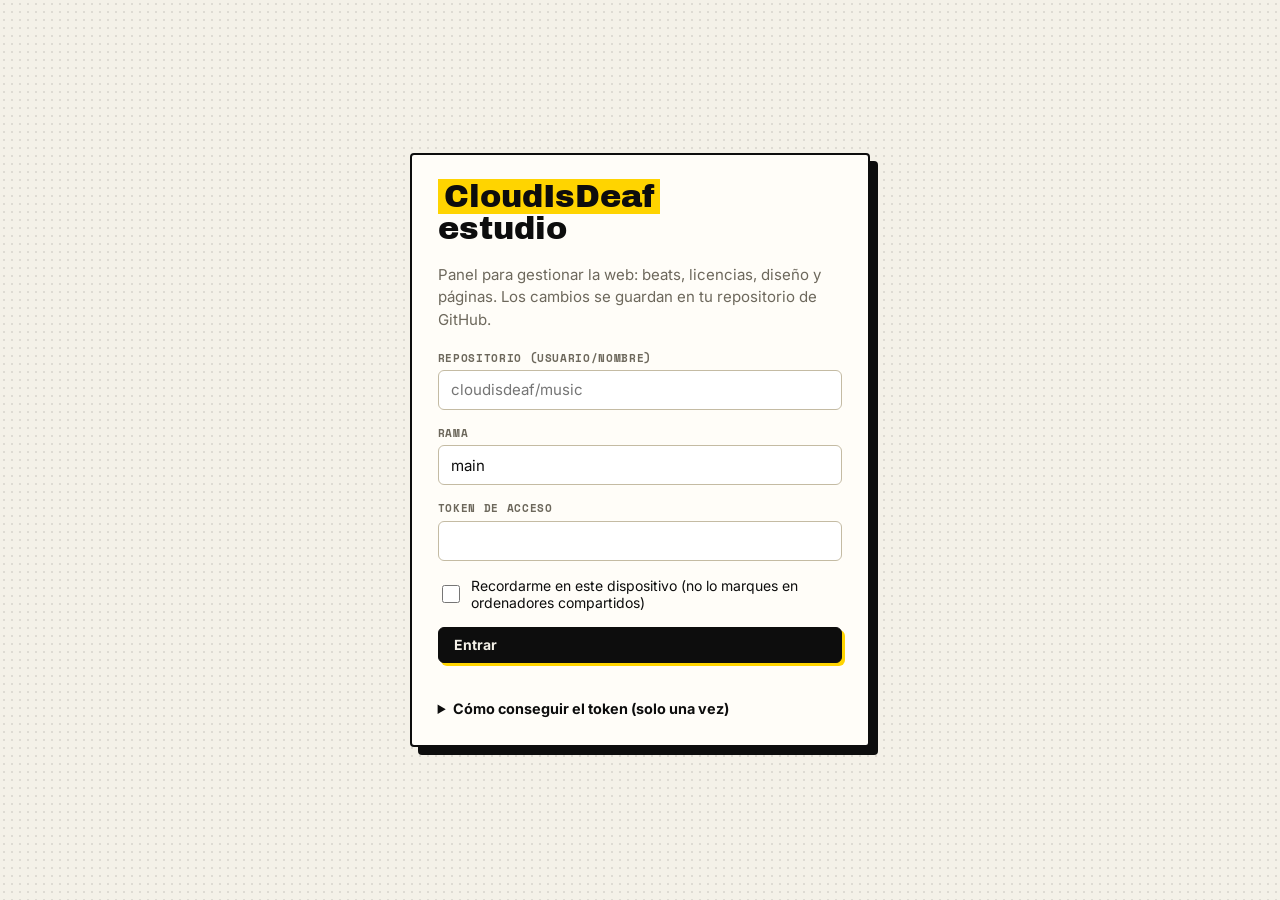
<file: admin.html>
<!DOCTYPE html>
<html lang="es">
<head>
<meta charset="utf-8">
<meta name="viewport" content="width=device-width, initial-scale=1">
<meta name="robots" content="noindex,nofollow">
<title>Estudio · CloudIsDeaf</title>
<meta http-equiv="Content-Security-Policy" content="default-src 'self'; script-src 'self' 'unsafe-inline'; style-src 'self' 'unsafe-inline'; img-src 'self' data: blob: https:; media-src 'self' blob:; font-src 'self'; connect-src 'self' https://api.github.com https://*.workers.dev; frame-src 'self'; object-src 'none'; base-uri 'self'; form-action 'self'">
<link rel="stylesheet" href="fonts/fonts.css">
<style>
:root{--pa:#f4f1e8;--cd:#fffdf8;--ink:#0d0d0d;--mu:#6d685c;--ln:#ddd6c4;--ln2:#c4bba3;--y:#ffd400;--r:#e63a1e;--ok:#1f7a4d;--sb:#121211;--hd:'Archivo Black',Impact,sans-serif;--mo:'Space Mono',ui-monospace,Consolas,monospace}
*{box-sizing:border-box}
html,body{margin:0}
body{background:var(--pa);color:var(--ink);font:15px/1.5 Inter,system-ui,-apple-system,"Segoe UI",sans-serif}
[hidden]{display:none!important}
a{color:inherit}
h2{font:400 1.15rem var(--hd);margin:0 0 .2rem;letter-spacing:-.01em}
h3{font:700 1rem Inter,sans-serif;margin:0}
p{margin:.2rem 0}
.mu,small{color:var(--mu)}small{display:block;margin-top:.15rem;word-break:break-all;font-size:.82rem}
label small,.lb+small,.cvz small,.aud small{font:400 12.5px/1.4 Inter,system-ui,sans-serif;text-transform:none;letter-spacing:0}

/* Formularios */
label{display:grid;gap:5px;font:700 11px/1.3 var(--mo);text-transform:uppercase;letter-spacing:.06em;color:var(--mu)}
#tlist label,#txt label{font:600 13.5px/1.4 Inter,system-ui,sans-serif;text-transform:none;letter-spacing:0;color:var(--ink)}
label.row{display:flex;gap:.55rem;align-items:center;font:500 14px Inter,sans-serif;text-transform:none;letter-spacing:0;color:var(--ink);cursor:pointer}
input,textarea,select{width:100%;background:#fff;color:var(--ink);border:1px solid var(--ln2);border-radius:6px;padding:.6rem .75rem;font:400 15px Inter,system-ui,sans-serif;text-transform:none;letter-spacing:0}
textarea{resize:vertical;line-height:1.45}
input[type=checkbox]{width:18px;height:18px;accent-color:var(--ink);flex:none;padding:0}
input[type=color]{padding:3px;height:42px;cursor:pointer}
input:focus,textarea:focus,select:focus,button:focus-visible,a:focus-visible{outline:2px solid var(--ink);outline-offset:2px}
button,.btn{font:600 14px Inter,sans-serif;border:1px solid var(--ink);background:var(--cd);color:var(--ink);border-radius:6px;padding:.55rem .95rem;cursor:pointer;text-decoration:none;display:inline-flex;align-items:center;gap:.4rem;white-space:nowrap;line-height:1.2}
button:hover,.btn:hover{background:#fff6c2}
button.pri,.btn.pri{background:var(--ink);color:var(--pa);box-shadow:3px 3px 0 var(--y)}
button.pri:hover{background:#2a2a28}
button.del{color:var(--r);border-color:#e63a1e80;background:transparent}button.del:hover{background:#ffe9e4}
button.gh{border-color:transparent;background:transparent}button.gh:hover{background:#0000000d}
button:disabled{opacity:.4;cursor:default;background:var(--cd)}
button.ic{padding:.35rem .55rem;min-width:32px;justify-content:center}
.up{display:inline-flex;cursor:pointer;border:1px solid var(--ink);border-radius:6px;padding:.55rem .95rem;font:600 14px Inter,sans-serif;color:var(--ink);background:var(--cd);text-transform:none;letter-spacing:0}
.up:hover{background:#fff6c2}
.card{background:var(--cd);border:1px solid var(--ln);border-radius:10px;padding:1.1rem;display:grid;gap:.9rem}
.card+.card{margin-top:.8rem}
.g2{display:grid;grid-template-columns:repeat(auto-fit,minmax(200px,1fr));gap:.9rem}
.tb{display:flex;flex-wrap:wrap;gap:.45rem;align-items:center}
.tb label{display:flex;gap:.45rem;align-items:center;flex-direction:row}
.tb select{width:auto;padding:.4rem .5rem;font-size:14px}
.fpv{font-size:1.4rem;line-height:1.25;padding:.35rem .7rem;background:#fff;border:1px solid var(--ln);color:#111;border-radius:6px;overflow:hidden;white-space:nowrap;text-overflow:ellipsis}
.row2{display:flex;justify-content:space-between;align-items:center;gap:.6rem;flex-wrap:wrap;border-bottom:1px solid var(--ln);padding:.55rem 0}.row2:last-of-type{border-bottom:0}.row2 span{display:flex;gap:.4rem;flex-wrap:wrap;align-items:center}
.lead{color:var(--mu);margin:0 0 1rem;max-width:70ch}
.sec-h{display:flex;align-items:end;justify-content:space-between;gap:1rem;flex-wrap:wrap;margin:1.6rem 0 .7rem}.sec-h:first-child{margin-top:0}

/* Acceso */
#login{min-height:100vh;display:grid;place-items:center;padding:1.5rem;background:radial-gradient(rgba(0,0,0,.09) 1px,transparent 1.3px) 0 0/8px 8px,var(--pa)}
#login .box{width:min(460px,100%);background:var(--cd);border:2px solid var(--ink);box-shadow:8px 8px 0 var(--ink);border-radius:4px;padding:1.6rem;display:grid;gap:1rem}
#login .logo{font:400 2rem/1 var(--hd)}
#login .logo span{background:var(--y);padding:0 .2em}
#login details{color:var(--mu);font-size:.9rem}#login summary{cursor:pointer;color:var(--ink);font-weight:600}#login ol{padding-left:1.2rem}

/* Estructura de la app */
.app{display:grid;grid-template-columns:236px minmax(0,1fr);min-height:100vh}
#side{position:sticky;top:0;height:100vh;overflow:auto;background:var(--sb);color:#ece7da;padding:18px 12px 24px;display:flex;flex-direction:column}
#side .logo{font:400 21px/1 var(--hd);padding:4px 10px 0;letter-spacing:-.01em}
#side .logo small{font:400 10.5px var(--mo);color:#9b968a;text-transform:uppercase;letter-spacing:.14em;margin-top:6px}
.qs{margin:14px 4px 4px;display:flex;justify-content:space-between;align-items:center;background:#ffffff10;border:1px solid #ffffff1c;color:#bdb8ab;border-radius:6px;padding:.5rem .7rem;font:500 13px Inter,sans-serif}
.qs:hover{background:#ffffff1c}.qs kbd{font:11px var(--mo);opacity:.7}
.grp{font:700 10px var(--mo);text-transform:uppercase;letter-spacing:.16em;color:#7f7a6f;margin:18px 10px 5px}
#nav a{display:flex;align-items:center;gap:10px;padding:7px 10px;border-radius:6px;text-decoration:none;font-weight:500;font-size:14.5px;color:#ddd8cb}
#nav a:hover{background:#ffffff14;color:#fff}
#nav a.on{background:var(--y);color:var(--ink);font-weight:700}
#nav a .ico{width:18px;text-align:center;font-size:14px;opacity:.85}
#nav a .n{margin-left:auto;font:700 11px var(--mo);opacity:.75}
#side .foot{margin-top:auto;padding:16px 10px 0;font:11px var(--mo);color:#7f7a6f;line-height:1.6}
#side .foot a{color:#bdb8ab}
main{min-width:0}
.top{position:sticky;top:0;z-index:30;height:62px;display:flex;align-items:center;gap:.8rem;padding:0 22px;background:rgba(244,241,232,.94);backdrop-filter:blur(8px);border-bottom:1px solid var(--ln)}
#vt{font:400 21px var(--hd);margin:0;flex:1;min-width:0;white-space:nowrap;overflow:hidden;text-overflow:ellipsis;letter-spacing:-.01em}
#dirty{font:700 11px var(--mo);text-transform:uppercase;letter-spacing:.06em;padding:.35rem .6rem;border-radius:999px;border:1px solid var(--ln2);color:var(--mu);white-space:nowrap}
#dirty.on{background:var(--y);border-color:var(--ink);color:var(--ink)}
#st{font-size:13px;color:var(--mu);max-width:34ch;white-space:nowrap;overflow:hidden;text-overflow:ellipsis}
#mb{display:none}
.view{padding:24px 26px 60px;max-width:1260px}

/* Inicio */
.tiles{display:grid;grid-template-columns:repeat(auto-fit,minmax(190px,1fr));gap:.8rem}
.tile{background:var(--cd);border:1px solid var(--ln);border-radius:10px;padding:1rem 1.1rem;display:grid;gap:.15rem;text-decoration:none;cursor:pointer}
.tile:hover{border-color:var(--ink)}
.tile .k{font:700 10.5px var(--mo);text-transform:uppercase;letter-spacing:.1em;color:var(--mu)}
.tile .v{font:400 2rem/1.1 var(--hd)}
.tile .s{font-size:13px;color:var(--mu)}
.qa{display:flex;flex-wrap:wrap;gap:.5rem}
.todo{display:grid;gap:0}
.todo a{display:flex;gap:.7rem;align-items:center;padding:.65rem .2rem;border-bottom:1px solid var(--ln);text-decoration:none}
.todo a:last-child{border-bottom:0}.todo a:hover{background:#fff6c2}
.dot{width:9px;height:9px;border-radius:50%;flex:none;background:var(--r)}.dot.ok{background:var(--ok)}.dot.i{background:var(--ln2)}
.cols{display:grid;grid-template-columns:minmax(0,1.2fr) minmax(0,1fr);gap:1rem}
.bar{height:6px;background:var(--ln);border-radius:9px;overflow:hidden}.bar i{display:block;height:100%;background:var(--ink)}

/* Beats */
.bw{display:grid;grid-template-columns:minmax(0,1fr) 400px;gap:1rem;align-items:start}
.btool{display:flex;gap:.5rem;flex-wrap:wrap;align-items:center;margin-bottom:.7rem}
.btool input[type=search]{flex:1;min-width:180px}.btool select{width:auto}
.blist{background:var(--cd);border:1px solid var(--ln);border-radius:10px;overflow:hidden}
.brow{display:grid;grid-template-columns:18px 46px 34px minmax(0,1fr) auto auto;gap:.7rem;align-items:center;padding:.55rem .8rem;border-bottom:1px solid var(--ln);cursor:pointer;background:var(--cd)}
.brow:last-child{border-bottom:0}.brow:hover{background:#fffbe6}.brow.on{background:#fff3b0;box-shadow:inset 4px 0 0 var(--ink)}
.brow.hid .bt,.brow.hid .th{opacity:.45}
.brow.drag{opacity:.4}.brow.over{box-shadow:inset 0 3px 0 var(--ink)}
.grip{cursor:grab;color:var(--ln2);font-weight:700;letter-spacing:-2px;user-select:none}
.th{width:46px;height:46px;border-radius:4px;background:#e8e2d1 center/cover;border:1px solid var(--ln)}
.pp{width:34px;height:34px;border-radius:50%;padding:0;justify-content:center;font-size:12px}
.pp.on{background:var(--y)}
.bt{min-width:0}.bt b{display:block;white-space:nowrap;overflow:hidden;text-overflow:ellipsis}.bt small{margin:0;white-space:nowrap;overflow:hidden;text-overflow:ellipsis;word-break:normal}
.flags{display:flex;gap:.3rem;flex-wrap:wrap;justify-content:flex-end}
.tag{font:700 10px var(--mo);text-transform:uppercase;letter-spacing:.05em;padding:.2rem .45rem;border-radius:999px;border:1px solid var(--ln2);color:var(--mu);font-style:normal;white-space:nowrap}
.tag.warn{border-color:#e63a1e70;color:var(--r)}.tag.dk{background:var(--ink);color:var(--pa);border-color:var(--ink)}
.ra{display:flex;gap:.25rem}
.drop{border:2px dashed var(--ln2);border-radius:10px;padding:1rem;text-align:center;color:var(--mu);margin-top:.8rem;font-size:14px}
.drop.over,.cvz.over,.aud.over{border-color:var(--ink);background:#fff6c2;color:var(--ink)}
#bd{position:sticky;top:76px;max-height:calc(100vh - 90px);overflow:auto;background:var(--cd);border:1px solid var(--ln);border-radius:10px}
#bd .in{padding:1rem 1.1rem;display:grid;gap:.85rem}
.bdh{display:flex;justify-content:space-between;align-items:center;position:sticky;top:0;background:var(--cd);padding:.7rem 1.1rem;border-bottom:1px solid var(--ln);z-index:2}
.bdh b{font:400 1rem var(--hd)}
.emp{padding:2.2rem 1.4rem;text-align:center;color:var(--mu)}
.emp b{display:block;font:400 1.1rem var(--hd);color:var(--ink);margin-bottom:.3rem}
.cvz{display:grid;grid-template-columns:110px 1fr;gap:.8rem;align-items:center;border:2px dashed transparent;border-radius:8px;padding:2px}
.cvz .im{width:110px;aspect-ratio:1;border-radius:6px;background:#e8e2d1 center/cover;border:1px solid var(--ln);display:grid;place-items:center;color:var(--mu);font:11px var(--mo)}
.aud{border:2px dashed var(--ln);border-radius:8px;padding:.7rem;display:grid;gap:.5rem}
.aud audio{width:100%;height:36px}
.lb{font:700 11px var(--mo);text-transform:uppercase;letter-spacing:.06em;color:var(--mu)}
.chips{display:flex;flex-wrap:wrap;gap:.35rem;margin-top:.35rem}
.chip{display:inline-flex;align-items:center;gap:.35rem;border:1px solid var(--ln2);border-radius:999px;padding:.28rem .7rem;font:500 13.5px Inter,sans-serif;text-transform:none;letter-spacing:0;color:var(--ink);cursor:pointer;background:#fff}
.chip input{display:none}.chip:has(input:checked){background:var(--ink);color:var(--pa);border-color:var(--ink)}
.chip button{border:0;background:none;padding:0 .1rem;font-size:15px;line-height:1;color:inherit}
.bdf{display:flex;gap:.5rem;flex-wrap:wrap;border-top:1px solid var(--ln);padding-top:.9rem}
details.sub{border:1px solid var(--ln);border-radius:8px;padding:.6rem .8rem}details.sub summary{cursor:pointer;font-weight:600}details.sub[open] summary{margin-bottom:.6rem}

/* Licencias */
.lics{display:grid;grid-template-columns:repeat(auto-fill,minmax(300px,1fr));gap:.9rem}
.lic{position:relative}
.lic .pr{display:flex;align-items:center;gap:.4rem}
.lic.best{border:2px solid var(--ink);box-shadow:5px 5px 0 var(--y)}

/* Pestañas */
.tabs{display:flex;gap:.3rem;border-bottom:1px solid var(--ln);margin-bottom:1rem;flex-wrap:wrap}
.tabs button{border:0;border-bottom:3px solid transparent;border-radius:0;background:none;padding:.6rem .8rem;font-weight:600;color:var(--mu)}
.tabs button.on{border-bottom-color:var(--ink);color:var(--ink)}
.tabs button:hover{background:#0000000a}

/* Editor visual: se conserva el motor, cambia solo la colocación */
.view[data-v=disenar]{max-width:none;padding:10px 14px;height:calc(100vh - 62px);display:flex;flex-direction:column;gap:8px}
.dtb{display:flex;flex-wrap:wrap;gap:.4rem .9rem;align-items:center;background:var(--cd);border:1px solid var(--ln);border-radius:10px;padding:.5rem .7rem}
.dtb .gp{display:flex;gap:.3rem;align-items:center;flex-wrap:wrap}
.dtb .gl{font:700 10px var(--mo);text-transform:uppercase;letter-spacing:.1em;color:var(--mu);margin-right:.15rem}
.dtb button,.dtb .up{padding:.38rem .65rem;font-size:13px}
.dtb select{width:auto;padding:.32rem .45rem;font-size:13px}
.dtb label{display:flex;flex-direction:row;align-items:center;gap:.35rem;font-size:10px}
.dtb .sp{width:1px;align-self:stretch;background:var(--ln)}
.dtb button.on{background:var(--y)}
.ro{background:var(--ink);color:#f4f1e8;padding:.42rem .8rem;font:600 12px var(--mo);border-radius:6px;word-break:break-word}
.des{flex:1;min-height:0;display:grid;grid-template-columns:minmax(0,1fr) 330px;gap:.7rem}
.stage{background:radial-gradient(#ffffff14 1px,transparent 1.3px) 0 0/10px 10px,#1c1c1a;border-radius:10px;padding:12px;overflow:auto;min-height:0}
.fw{margin:0 auto;overflow:hidden;background:#fff;box-shadow:0 10px 40px #0007}.fw iframe{border:0;background:#fff;display:block}
.dside{overflow:auto;min-height:0;display:grid;gap:.7rem;align-content:start}
.dside>.card{margin:0}
.dside details.card summary{cursor:pointer;font-weight:700}
#bgc{grid-template-columns:1fr}
body.fcs .app{grid-template-columns:1fr}body.fcs #side,body.fcs .top{display:none}
body.fcs .view[data-v=disenar]{height:100vh}

/* Paleta rápida */
#qk{position:fixed;inset:0;z-index:80;background:#0d0d0d80;display:grid;place-items:start center;padding-top:12vh}
#qk .bx{width:min(560px,94vw);background:var(--cd);border:2px solid var(--ink);box-shadow:8px 8px 0 var(--ink);border-radius:6px;overflow:hidden}
#qk input{border:0;border-bottom:1px solid var(--ln);border-radius:0;padding:1rem;font-size:17px}
#qk ul{list-style:none;margin:0;padding:.3rem;max-height:50vh;overflow:auto}
#qk li{padding:.55rem .8rem;border-radius:4px;cursor:pointer;display:flex;justify-content:space-between;gap:1rem}
#qk li small{margin:0}
#qk li.on{background:var(--y)}

#toast{position:fixed;left:50%;bottom:22px;transform:translateX(-50%);background:var(--ink);color:var(--pa);padding:.7rem 1.1rem;border-radius:6px;font-weight:600;z-index:90;box-shadow:4px 4px 0 var(--y);max-width:92vw}

@media(max-width:1100px){.bw{grid-template-columns:1fr}#bd{position:fixed;inset:0;top:0;max-height:none;border-radius:0;z-index:60;display:none}#bd.open{display:block}.cols{grid-template-columns:1fr}}
@media(max-width:900px){
 .app{grid-template-columns:1fr}
 #side{position:fixed;left:0;top:0;bottom:0;width:260px;z-index:70;transform:translateX(-100%);transition:transform .2s}
 body.navopen #side{transform:none;box-shadow:0 0 0 100vmax #0007}
 #mb{display:inline-flex}
 .top{padding:0 12px;gap:.5rem}#st{display:none}#vt{font-size:17px}
 .view{padding:16px 14px 60px}
 .des{grid-template-columns:1fr;grid-template-rows:62vh auto}.view[data-v=disenar]{height:auto}
 .brow{grid-template-columns:40px 34px minmax(0,1fr) auto;gap:.55rem}.brow .grip,.brow .ra{display:none}.th{width:40px;height:40px}
 .top .btn.web{display:none}
}
@media(max-width:600px){
 .flags .tag:not(.warn){display:none}
 #dirty{font-size:9.5px;padding:.3rem .45rem}#pub{padding:.5rem .7rem;font-size:13px}
 .brow{grid-template-columns:40px 34px minmax(0,1fr)}.flags{grid-column:3;justify-content:flex-start}.flags:empty{display:none}
}
@media(prefers-reduced-motion:reduce){*{transition:none!important}}
</style>
</head>
<body>

<!-- ACCESO -->
<div id="login">
 <div class="box">
  <div class="logo"><span>CloudIsDeaf</span><br>estudio</div>
  <p class="mu">Panel para gestionar la web: beats, licencias, diseño y páginas. Los cambios se guardan en tu repositorio de GitHub.</p>
  <label>Repositorio (usuario/nombre)<input id="repo" placeholder="cloudisdeaf/music"></label>
  <label>Rama<input id="br" value="main"></label>
  <label>Token de acceso<input id="tk" type="password" autocomplete="off"></label>
  <label class="row"><input type="checkbox" id="rem"> Recordarme en este dispositivo (no lo marques en ordenadores compartidos)</label>
  <button id="go" class="pri">Entrar</button>
  <button id="loc" class="gh" hidden>Abrir la copia local sin publicar (modo prueba)</button>
  <small id="lst"></small>
  <details><summary>Cómo conseguir el token (solo una vez)</summary><ol>
   <li>En GitHub: tu foto → Settings → Developer settings → Personal access tokens → Fine-grained tokens → Generate new token.</li>
   <li>Repository access: <b>Only select repositories</b> y elige el repositorio de la web.</li>
   <li>Permissions → Repository permissions → <b>Contents: Read and write</b>.</li>
   <li>Genéralo, cópialo y pégalo arriba. No lo compartas nunca. Se guarda solo en este navegador.</li></ol></details>
 </div>
</div>

<!-- APLICACIÓN -->
<div class="app" id="ed" hidden>
 <aside id="side">
  <div class="logo">CloudIsDeaf<small>estudio</small></div>
  <button class="qs" id="qsb" type="button">Buscar o ir a… <kbd>Ctrl K</kbd></button>
  <nav id="nav">
   <a href="#/inicio" data-v="inicio"><span class="ico">⌂</span>Inicio</a>
   <div class="grp">Catálogo</div>
   <a href="#/beats" data-v="beats"><span class="ico">♪</span>Beats<span class="n" id="nb"></span></a>
   <a href="#/licencias" data-v="licencias"><span class="ico">§</span>Licencias<span class="n" id="nl"></span></a>
   <div class="grp">Diseño</div>
   <a href="#/disenar" data-v="disenar"><span class="ico">✎</span>Editor visual</a>
   <a href="#/estructura" data-v="estructura"><span class="ico">☰</span>Estructura de la portada</a>
   <a href="#/capas" data-v="capas"><span class="ico">◫</span>Capas y elementos</a>
   <a href="#/estilo" data-v="estilo"><span class="ico">◐</span>Colores y tipografías</a>
   <div class="grp">Contenido</div>
   <a href="#/paginas" data-v="paginas"><span class="ico">▤</span>Páginas, álbum y proyectos</a>
   <a href="#/textos" data-v="textos"><span class="ico">¶</span>Textos de la web</a>
   <a href="#/traducciones" data-v="traducciones"><span class="ico">文</span>Traducciones</a>
   <div class="grp">Negocio</div>
   <a href="#/ajustes" data-v="ajustes"><span class="ico">@</span>Datos y redes</a>
   <a href="#/tienda" data-v="tienda"><span class="ico">€</span>Tienda y legal</a>
   <a href="#/cuenta" data-v="cuenta"><span class="ico">⚙</span>Cuenta y copias</a>
  </nav>
  <div class="foot">Ctrl+S publica · Ctrl+Z deshace<br><a href="admin-clasico.html">Panel clásico (v5)</a></div>
 </aside>

 <main>
  <header class="top">
   <button id="mb" class="ic" aria-label="Abrir menú">☰</button>
   <h1 id="vt">Inicio</h1>
   <span id="st"></span>
   <span id="dirty">Sin cambios</span>
   <a class="btn web" href="./" target="_blank" rel="noopener">Ver web ↗</a>
   <button id="pub" class="pri" hidden>Publicar</button>
  </header>

  <!-- INICIO -->
  <section class="view" data-v="inicio">
   <div id="dsh"></div>
  </section>

  <!-- BEATS -->
  <section class="view" data-v="beats" hidden>
   <div class="sec-h"><div><h2>Catálogo de beats</h2><p class="mu">El primero de la lista es el primero en la tienda. Arrastra para cambiar el orden. Sube solo la preview con tu tag de voz.</p></div><button id="add" class="pri">+ Añadir beat</button></div>
   <div class="bw">
    <div>
     <div class="btool">
      <input type="search" id="bq" placeholder="Buscar por título o artista tipo…">
      <select id="bfg" aria-label="Filtrar"></select>
      <select id="bso" aria-label="Ordenar"><option value="ord">Orden de la tienda</option><option value="az">Título A–Z</option><option value="bpm">BPM</option></select>
     </div>
     <div class="blist" id="bts"></div>
     <div class="drop" id="bdrop">Suelta aquí uno o varios MP3 para crear beats nuevos (el título y los BPM se sacan del nombre del archivo), o <label class="up" style="display:inline-flex;margin-left:.3rem">elige archivos<input type="file" id="bmp" accept=".mp3,audio/mpeg" multiple hidden></label></div>
     <div class="card" style="margin-top:1rem"><div><h3>Géneros</h3><p class="mu">Son los filtros de la página «All beats». Solo se muestran los que tienen algún beat.</p></div><div id="gen"></div></div>
    </div>
    <aside id="bd"></aside>
   </div>
  </section>

  <!-- LICENCIAS -->
  <section class="view" data-v="licencias" hidden>
   <div class="sec-h"><div><h2>Licencias</h2><p class="mu">Aparecen en este orden en la web. La tienda muestra «desde» el precio más bajo.</p></div><button class="pri" id="addlic">+ Añadir licencia</button></div>
   <div class="lics" id="lic"></div>
  </section>

  <!-- EDITOR VISUAL -->
  <section class="view" data-v="disenar" hidden>
   <div class="dtb">
    <div class="gp"><span class="gl">Historial</span><button id="und" disabled title="Ctrl+Z">↶ Deshacer</button><button id="red" disabled title="Ctrl+Y">↷ Rehacer</button></div>
    <div class="sp"></div>
    <div class="gp"><span class="gl">Vista</span><button id="vd">Escritorio</button><button id="vm">Móvil</button><button id="fcs">Pantalla completa</button></div>
    <div class="sp"></div>
    <div class="gp"><span class="gl">Añadir</span><button id="adt">Texto</button><label class="up">Imagen o pegatina<input type="file" accept="image/*" id="adi" hidden></label><button id="adk">Pegatina de parachoques</button><button id="adw">Ventana Windows</button><button id="adb">Estallido</button><button id="adr">Texto recortado</button><button id="ads">Tira de papel</button></div>
   </div>
   <div class="dtb">
    <label>Colocar en <select id="tgt"></select></label>
    <label>Imán <select id="snap"><option value="0">No</option><option value="1">1%</option><option value="2.5">2,5%</option><option value="5" selected>5%</option><option value="10">10%</option></select></label>
    <label>Ancho <select id="pw"><option value="0" selected>Esta ventana</option><option value="1920">1920 px</option><option value="1600">1600 px</option><option value="1440">1440 px</option><option value="1366">1366 px</option><option value="1280">1280 px</option></select></label>
    <label>Zoom <select id="zm"><option value="fit" selected>Ajustar</option><option value="1">100%</option><option value="0.75">75%</option><option value="0.5">50%</option></select></label>
    <label>Idioma <select id="pl"></select></label>
    <label><input type="checkbox" id="ani"> Animar</label>
    <label><input type="checkbox" id="grid" checked> Cuadrícula</label>
    <div class="sp"></div>
    <button id="c2m" title="Copia la colocación de escritorio a móvil">Escritorio → móvil</button><button id="m2d" title="Copia la colocación de móvil a escritorio">Móvil → escritorio</button>
   </div>
   <div class="ro" id="ro">Haz clic en un elemento de la vista previa para seleccionarlo.</div>
   <div class="des">
    <div class="stage"><div class="fw" id="fw"><iframe id="fr" name="ed" title="Vista previa de la página"></iframe></div></div>
    <div class="dside">
     <div class="card" id="pn"></div>
     <details class="card" id="bgw"><summary>Fondo y forma de la zona</summary><div class="card" id="bgc" style="border:0;padding:0"></div></details>
    </div>
   </div>
  </section>

  <!-- ESTRUCTURA -->
  <section class="view" data-v="estructura" hidden>
   <h2>Estructura de la portada</h2>
   <p class="lead">La portada es una pila de bloques. Cámbialos de orden, quítalos o añade lienzos libres para poner textos, imágenes y pegatinas donde quieras entre secciones. «Editar» abre ese lienzo en el editor visual.</p>
   <div class="card" id="lay"></div>
  </section>

  <!-- CAPAS -->
  <section class="view" data-v="capas" hidden>
   <h2>Capas y elementos</h2>
   <p class="lead">Todas las pegatinas, imágenes y textos de la web. Desmarca Móvil para ocultar algo solo en el teléfono sin tocar el escritorio. «Seleccionar» te lleva al elemento en el editor.</p>
   <div class="tb" style="margin-bottom:.8rem"><input type="search" id="lyq" placeholder="Filtrar elementos…" style="max-width:320px"><button id="hm1">Ocultar todas las imágenes en móvil</button><button id="hm0">Mostrar todo en móvil</button></div>
   <div class="card" id="ly"></div>
  </section>

  <!-- ESTILO -->
  <section class="view" data-v="estilo" hidden>
   <h2>Colores y tipografías</h2>
   <p class="lead">El estilo general de toda la web. Cada cambio se ve al momento en el editor visual.</p>
   <div class="cols"><div class="card" id="sty"></div><div id="swp"></div></div>
  </section>

  <!-- PÁGINAS -->
  <section class="view" data-v="paginas" hidden>
   <div class="tabs" id="ptabs"><button data-tab="vis" class="on">Visibilidad</button><button data-tab="alb">Álbum de la semana</button><button data-tab="prj">Proyectos</button></div>
   <div data-pt="vis"><p class="lead">La página Beats siempre está activa. Las demás pueden ser públicas o privadas: una página privada desaparece del menú y no se puede abrir.</p><div class="card" id="pgs"></div></div>
   <div data-pt="alb" hidden><p class="lead">El álbum que recomiendas esta semana. Los enlaces vacíos no se muestran.</p><div class="card" id="alb"></div></div>
   <div data-pt="prj" hidden><div class="sec-h"><p class="mu" style="margin:0">Trabajos y colaboraciones. Se muestran en este orden.</p><button class="pri" id="adp">+ Añadir proyecto</button></div><div id="prj"></div></div>
  </section>

  <!-- TEXTOS -->
  <section class="view" data-v="textos" hidden>
   <h2>Textos de la web</h2>
   <p class="lead">Cualquier otro texto fijo de la página (secciones, botones, preguntas frecuentes…). Se escriben en inglés, que es el idioma base; para los demás idiomas ve a Traducciones.</p>
   <input type="search" id="txq" placeholder="Buscar un texto…" style="max-width:360px;margin-bottom:.8rem">
   <div class="card" id="txt"></div>
  </section>

  <!-- TRADUCCIONES -->
  <section class="view" data-v="traducciones" hidden>
   <h2>Traducciones</h2>
   <p class="lead">El inglés es el idioma base. Los textos de serie ya vienen traducidos; aquí puedes corregirlos o traducir los tuyos (textos del lienzo, licencias, álbum, proyectos). Al elegir idioma, el editor visual también lo muestra.</p>
   <div class="card"><div class="g2"><label>Idioma<select id="tl"><option value="en">English</option><option value="es">Español</option><option value="ca">Català</option><option value="fr">Français</option><option value="de">Deutsch</option><option value="ja">日本語</option></select></label><label>Mostrar<select id="tlf"><option value="all">Todos los textos</option><option value="miss">Solo los que faltan</option></select></label></div><div id="tlist"></div></div>
  </section>

  <!-- AJUSTES -->
  <section class="view" data-v="ajustes" hidden>
   <h2>Datos y redes</h2>
   <p class="lead">Nombre artístico, redes y forma de pago.</p>
   <div class="card" id="set"></div>
  </section>

  <!-- TIENDA Y LEGAL -->
  <section class="view" data-v="tienda" hidden>
   <h2>Tienda (entrega automática)</h2>
   <p class="lead">Conecta el servidor de pedidos (ver SETUP.md). Sin él, los compradores pagan con tu enlace de PayPal.me y la entrega la haces tú a mano.</p>
   <div class="card" id="shp"></div>
   <div class="sec-h"><h2>Datos legales</h2></div>
   <p class="lead">Salen en la página Legal (enlace en el pie). Rellénalos antes de promocionar la web; si dudas de qué incluir, consúltalo con una gestoría.</p>
   <div class="card" id="lgl"></div>
  </section>

  <!-- CUENTA -->
  <section class="view" data-v="cuenta" hidden>
   <h2>Cuenta y copias de seguridad</h2>
   <p class="lead">Cada publicación queda guardada en el historial de GitHub, así que siempre se puede volver atrás. Además puedes descargar una copia de todos los datos.</p>
   <div class="card" id="acc"></div>
   <div class="card"><h3>Copias</h3><div class="tb"><button id="bk">Descargar copia (data.json)</button><label class="up">Restaurar desde una copia<input type="file" accept=".json,application/json" id="rsi" hidden></label><button id="rld">Descartar cambios y recargar</button></div><small>Restaurar carga la copia en el panel; no se publica hasta que pulses Publicar.</small></div>
   <div class="card"><h3>Sesión</h3><div class="tb"><button class="del" id="out">Desconectar este navegador</button><a class="btn" href="admin-clasico.html">Abrir el panel clásico</a></div></div>
  </section>
 </main>
</div>

<datalist id="keys"><option>C</option><option>Cm</option><option>C#</option><option>C#m</option><option>D</option><option>Dm</option><option>D#</option><option>D#m</option><option>E</option><option>Em</option><option>F</option><option>Fm</option><option>F#</option><option>F#m</option><option>G</option><option>Gm</option><option>G#</option><option>G#m</option><option>A</option><option>Am</option><option>A#</option><option>A#m</option><option>B</option><option>Bm</option></datalist>
<div id="qk" hidden><div class="bx"><input id="qki" placeholder="Ir a una sección o a un beat…" autocomplete="off"><ul id="qkl"></ul></div></div>
<div id="toast" hidden></div>

<script>
const $=s=>document.querySelector(s),esc=s=>String(s??"").replace(/[&<>"]/g,c=>({"&":"&amp;","<":"&lt;",">":"&gt;",'"':"&quot;"}[c]));
let C={};try{C=JSON.parse(localStorage.getItem("gh")||sessionStorage.getItem("gh")||"{}")}catch(_){C={}}let D=null,F={},BASE="";const uid=p=>p+"-"+Math.random().toString(36).slice(2,8);
const log=t=>$("#st").textContent=t;
let tt;const toast=t=>{const e=$("#toast");e.textContent=t;e.hidden=false;clearTimeout(tt);tt=setTimeout(()=>e.hidden=true,2600)};
const hdr=()=>({Authorization:"Bearer "+C.token,Accept:"application/vnd.github+json"});
const url=p=>`https://api.github.com/repos/${C.repo}/contents/${p}`;
const b64=f=>new Promise((ok,no)=>{const r=new FileReader();r.onload=()=>ok(r.result.split(",")[1]);r.onerror=no;r.readAsDataURL(f)});
const enc=s=>btoa(unescape(encodeURIComponent(s))),dec=s=>decodeURIComponent(escape(atob(s.replace(/\n/g,""))));
const today=()=>new Date().toISOString().slice(0,10);
const LOCAL=/^(localhost|127\.0\.0\.1|\[::1\])$/.test(location.hostname);
async function get(p){const r=await fetch(url(p)+"?ref="+encodeURIComponent(C.branch)+"&t="+Date.now(),{headers:hdr()});
 if(r.status===404)return null;if(!r.ok)throw new Error("GitHub ha respondido "+r.status+". Revisa el nombre del repositorio y el token.");return r.json()}
async function put(p,content,msg){const old=await get(p);
 const r=await fetch(url(p),{method:"PUT",headers:hdr(),body:JSON.stringify({message:msg,content,branch:C.branch,...(old?{sha:old.sha}:{})})});
 if(!r.ok)throw new Error("No se pudo subir "+p+" ("+r.status+")")}
async function fetchData(){if(C.local){const r=await fetch("data.json?t="+Date.now());if(!r.ok)throw new Error("No encuentro data.json en esta carpeta.");return r.json()}
 const f=await get("data.json");if(!f)throw new Error("No hay data.json en el repositorio.");return JSON.parse(dec(f.content))}
async function load(){D=await fetchData();D.theme=Object.assign({paper:"#f4f1e8",ink:"#0d0d0d",acc:"#ffd400",acc2:"#e63a1e",hd:"Archivo Black",bd:"Space Mono"},D.theme);D.stickers=D.stickers||[];if(D.anim===undefined)D.anim=true;D.ticker=D.ticker||"new beats every week • tagged previews • clean files after payment • ";D.banner=D.banner||"";mig(D);cur=D.layout.find(k=>D.canvases[k])||"";D.texts=D.texts||{};
 BASE=JSON.stringify(D);$("#login").hidden=true;$("#ed").hidden=false;$("#pub").hidden=false;if(C.local)$("#pub").textContent="Descargar data.json";draw();design();go(location.hash.replace(/^#\/?/,"")||"inicio")}

/* ---------- Navegación entre secciones ---------- */
const VIEWS={inicio:"Inicio",beats:"Beats",licencias:"Licencias",disenar:"Editor visual",estructura:"Estructura de la portada",capas:"Capas y elementos",estilo:"Colores y tipografías",paginas:"Páginas, álbum y proyectos",textos:"Textos de la web",traducciones:"Traducciones",ajustes:"Datos y redes",tienda:"Tienda y legal",cuenta:"Cuenta y copias"};
let VIEW="inicio";
function go(v){if(!VIEWS[v])v="inicio";VIEW=v;document.querySelectorAll(".view").forEach(s=>s.hidden=s.dataset.v!==v);document.querySelectorAll("#nav a").forEach(a=>a.classList.toggle("on",a.dataset.v===v));$("#vt").textContent=VIEWS[v];document.body.classList.remove("navopen");
 if(location.hash!=="#/"+v)history.replaceState(null,"","#/"+v);
 if(v==="disenar")setTimeout(rf0,0);if(v==="inicio")dash();if(v==="capas")lyr();if(v==="traducciones")tl();if(v==="beats")beatsView();if(v==="estilo")swp();scrollTo(0,0)}
addEventListener("hashchange",()=>{if(D)go(location.hash.replace(/^#\/?/,""))});
$("#mb").onclick=()=>document.body.classList.toggle("navopen");
document.addEventListener("click",e=>{if(document.body.classList.contains("navopen")&&!e.target.closest("#side,#mb"))document.body.classList.remove("navopen")});

/* ---------- Cambios sin publicar ---------- */
const isDirty=()=>D&&(JSON.stringify(D)!==BASE||Object.keys(F).length>0);
setInterval(()=>{if(!D)return;const d=isDirty(),n=Object.keys(F).length,e=$("#dirty");e.classList.toggle("on",!!d);e.textContent=d?"● Sin publicar"+(n?" · "+n+" archivo"+(n>1?"s":""):""):"Todo publicado"},700);
addEventListener("beforeunload",e=>{if(isDirty()){e.preventDefault();e.returnValue=""}});

/* ---------- Datos, licencias y beats ---------- */
function draw(){
 const s=(k,l,ph="",help="")=>`<label>${l}<input data-k="${k}" value="${esc(D[k])}" placeholder="${ph}">${help?`<small>${help}</small>`:""}</label>`;
 $("#set").innerHTML=`<div class="g2">`+s("artist","Nombre artístico","","Logo, pie y título de la página")+s("email","Email de contacto (opcional)")+`</div><div class="g2">`+s("instagram","Usuario de Instagram (sin @)")+s("youtube","URL del canal de YouTube")+`</div><div class="g2">`+s("paypal","Usuario o enlace de PayPal.me","p. ej. cloudisdeaf")+`<label>Moneda<select data-k="currency"><option${D.currency==="EUR"?" selected":""}>EUR</option><option${D.currency==="USD"?" selected":""}>USD</option></select></label></div>`;
 licView();beatsView();beatEd();genView();cnt();if(VIEW==="inicio")dash()}
function cnt(){$("#nb").textContent=D.beats.length;$("#nl").textContent=D.licenses.length}
const n=(k,l,v)=>`<label>${l}<input type="number" data-t="num" data-k="${k}" value="${esc(v)}"></label>`;
function licView(){const cs=D.currency==="USD"?"$":"€";
 $("#lic").innerHTML=D.licenses.map((l,i)=>`<div class="card lic${l.best?" best":""}"><div class="row2" style="padding-top:0"><span>${l.best?'<i class="tag dk">Destacada</i>':""}<i class="tag">${i+1}.º en la web</i></span><span><button class="ic" data-lm="up" data-i="${i}" ${i?"":"disabled"} aria-label="Subir">↑</button><button class="ic" data-lm="dn" data-i="${i}" ${i<D.licenses.length-1?"":"disabled"} aria-label="Bajar">↓</button></span></div><label>Nombre<input data-k="licenses.${i}.name" value="${esc(l.name)}"></label><label>Precio (${cs})<input type="number" min="0" step="1" data-t="num" data-k="licenses.${i}.price" value="${esc(l.price)}"></label><label>Qué incluye (una línea por punto)<textarea rows="6" data-t="list" data-k="licenses.${i}.features">${esc(l.features.join("\n"))}</textarea></label><label class="row"><input type="checkbox" data-t="chk" data-k="licenses.${i}.best" ${l.best?"checked":""}> Destacar esta licencia</label><div class="tb"><button data-lm="dup" data-i="${i}">Duplicar</button><button class="del" data-lm="del" data-i="${i}">Eliminar</button></div></div>`).join("")||'<div class="card emp"><b>Sin licencias</b>Añade la primera con el botón de arriba.</div>'}
$("#lic").addEventListener("click",e=>{const b=e.target.closest("[data-lm]");if(!b)return;const i=+b.dataset.i,L=D.licenses,m=b.dataset.lm;
 if(m==="up"&&i>0)[L[i-1],L[i]]=[L[i],L[i-1]];else if(m==="dn"&&i<L.length-1)[L[i+1],L[i]]=[L[i],L[i+1]];
 else if(m==="dup"){const c=JSON.parse(JSON.stringify(L[i]));c.lid=uid("lic");c.name+=" (copy)";c.best=false;L.splice(i+1,0,c)}
 else if(m==="del"){if(!confirm("¿Eliminar la licencia «"+L[i].name+"» de la web?"))return;L.splice(i,1)}else return;licView();cnt();rf()});
$("#lic").addEventListener("change",e=>{if(/\.best$/.test(e.target.dataset.k||""))licView()});
$("#addlic").onclick=()=>{D.licenses.push({lid:uid("lic"),name:"New license",price:50,features:["Describe what is included"]});licView();cnt();rf();toast("Licencia añadida al final")};

/* Lista de beats */
let BQ="",BG="",BS="ord",OPEN=null,DRAG=null;const PA=new Audio();let PI=null;
const inc=b=>[!b.audio&&"Sin audio",!b.cover&&"Sin portada",!(b.genres||[]).length&&"Sin género"].filter(Boolean);
const src=p=>P[p]||p;
function beatsView(){if(!D)return;
 const fg=$("#bfg"),gv=BG;fg.innerHTML=`<option value="">Todos (${D.beats.length})</option><option value="_vis">En la tienda</option><option value="_hid">Ocultos</option><option value="_inc">Incompletos</option><optgroup label="Género">${D.genres.map(g=>`<option value="${esc(g)}">${esc(g)}</option>`).join("")}</optgroup>`;fg.value=gv;
 const q=BQ.toLowerCase(),ok=b=>(!q||(b.title+" "+(b.tags||[]).join(" ")+" "+(b.key||"")).toLowerCase().includes(q))&&(!BG||(BG==="_hid"?b.hidden:BG==="_vis"?!b.hidden:BG==="_inc"?inc(b).length:(b.genres||[]).includes(BG)));
 const L=D.beats.map((b,i)=>({b,i})).filter(x=>ok(x.b));
 if(BS==="az")L.sort((x,y)=>x.b.title.localeCompare(y.b.title));if(BS==="bpm")L.sort((x,y)=>(+x.b.bpm||0)-(+y.b.bpm||0));
 const dr=BS==="ord"&&!q&&!BG;
 $("#bts").innerHTML=L.map(({b,i})=>`<div class="brow${OPEN===b.id?" on":""}${b.hidden?" hid":""}" data-bid="${esc(b.id)}" draggable="${dr}"><span class="grip" title="${dr?"Arrastra para reordenar":"Quita filtros para reordenar"}">⋮⋮</span><span class="th" style="${b.cover?`background-image:url('${esc(src(b.cover)).replace(/'/g,"%27")}')`:""}"></span><button class="pp${PI===i&&!PA.paused?" on":""}" data-play="${i}" aria-label="Escuchar ${esc(b.title)}" ${b.audio?"":"disabled"}>${PI===i&&!PA.paused?"❚❚":"▶"}</button><span class="bt"><b>${esc(b.title||"Sin título")}</b><small>${esc(b.bpm||"?")} BPM${b.key?" · "+esc(b.key):""}${(b.tags||[]).length?" · "+esc(b.tags.join(", ")):""}</small></span><span class="flags">${b.hidden?'<i class="tag">Oculto</i>':""}${inc(b).map(x=>`<i class="tag warn">${x}</i>`).join("")}${(b.genres||[]).slice(0,2).map(g=>`<i class="tag">${esc(g)}</i>`).join("")}</span><span class="ra"><button class="ic gh" data-bm="up" data-i="${i}" ${i&&dr?"":"disabled"} aria-label="Subir">↑</button><button class="ic gh" data-bm="dn" data-i="${i}" ${i<D.beats.length-1&&dr?"":"disabled"} aria-label="Bajar">↓</button></span></div>`).join("")||`<div class="emp"><b>${D.beats.length?"Nada coincide":"Aún no hay beats"}</b>${D.beats.length?"Prueba con otra búsqueda o filtro.":"Añade el primero o suelta un MP3 aquí debajo."}</div>`;cnt()}
$("#bq").oninput=e=>{BQ=e.target.value;beatsView()};$("#bfg").onchange=e=>{BG=e.target.value;beatsView()};$("#bso").onchange=e=>{BS=e.target.value;beatsView()};
const openBeat=id=>{OPEN=id;beatsView();beatEd();const t=$("#bd [data-k$='.title']");if(t&&innerWidth>1100)t.focus()};
$("#bts").addEventListener("click",e=>{const pb=e.target.closest("[data-play]");if(pb){playB(+pb.dataset.play);return}
 const m=e.target.closest("[data-bm]");if(m){const i=+m.dataset.i,L=D.beats;if(m.dataset.bm==="up"&&i>0)[L[i-1],L[i]]=[L[i],L[i-1]];if(m.dataset.bm==="dn"&&i<L.length-1)[L[i+1],L[i]]=[L[i],L[i+1]];beatsView();rf();return}
 const r=e.target.closest(".brow");if(r)openBeat(r.dataset.bid)});
function playB(i){const b=D.beats[i];if(!b||!b.audio)return;if(PI===i&&!PA.paused){PA.pause()}else{if(PI!==i){PA.src=src(b.audio);PI=i}PA.play().catch(()=>toast("No se puede reproducir este audio aquí"))}setTimeout(beatsView,30)}
PA.onended=PA.onpause=()=>beatsView();
/* Arrastrar para reordenar */
$("#bts").addEventListener("dragstart",e=>{const r=e.target.closest(".brow");if(!r)return;DRAG=r.dataset.bid;r.classList.add("drag");e.dataTransfer.effectAllowed="move";try{e.dataTransfer.setData("text/plain",DRAG)}catch(_){}});
$("#bts").addEventListener("dragover",e=>{if(!DRAG)return;const r=e.target.closest(".brow");if(!r)return;e.preventDefault();document.querySelectorAll(".brow.over").forEach(x=>x.classList.remove("over"));r.classList.add("over")});
$("#bts").addEventListener("drop",e=>{if(!DRAG)return;e.preventDefault();const r=e.target.closest(".brow");if(r&&r.dataset.bid!==DRAG){const L=D.beats,a=L.findIndex(b=>b.id===DRAG),[x]=L.splice(a,1),t=L.findIndex(b=>b.id===r.dataset.bid);L.splice(t,0,x);rf();toast("Orden actualizado")}DRAG=null;beatsView()});
$("#bts").addEventListener("dragend",()=>{DRAG=null;beatsView()});

/* Ficha del beat */
const fl=(b,i)=>`<small>Nombres exactos de los archivos en tu almacenamiento privado (nunca subas los archivos limpios a GitHub). Uno por línea.</small>${D.licenses.map(l=>`<label>${esc(l.name)}<textarea rows="2" data-k="beats.${i}.files.${l.lid}" placeholder="my-beat/my-beat.wav">${esc((b.files||{})[l.lid]||"")}</textarea></label>`).join("")}`;
function beatEd(){const p=$("#bd"),i=D.beats.findIndex(b=>b.id===OPEN);
 if(i<0){p.classList.remove("open");p.innerHTML=`<div class="emp"><b>Elige un beat</b>Haz clic en un beat de la lista para editarlo, o añade uno nuevo.<br><br><button class="pri" data-bx="new">+ Añadir beat</button></div>`;return}
 const b=D.beats[i],k=x=>`beats.${i}.${x}`;b.files=b.files||{};p.classList.add("open");
 p.innerHTML=`<div class="bdh"><b>${esc(b.title||"Beat")}</b><button class="ic gh" data-bx="close" aria-label="Cerrar">✕</button></div><div class="in">
 <div class="cvz" data-drop="cover"><div class="im" style="${b.cover?`background-image:url('${esc(src(b.cover)).replace(/'/g,"%27")}')`:""}">${b.cover?"":"SIN PORTADA"}</div><div><span class="lb">Portada</span><small>${esc(b.cover||"Arrastra una imagen aquí")}</small><div class="tb" style="margin-top:.4rem"><label class="up">${b.cover?"Cambiar":"Subir"}<input type="file" accept="image/*" data-bf="cover" hidden></label>${b.cover?'<button class="gh" data-bx="nocover">Quitar</button>':""}</div></div></div>
 <label>Título<input data-k="${k("title")}" value="${esc(b.title)}"></label>
 <div class="g2" style="grid-template-columns:1fr 1fr"><label>BPM<input type="number" min="40" max="300" data-t="num" data-k="${k("bpm")}" value="${esc(b.bpm)}"></label><label>Tonalidad<input list="keys" data-k="${k("key")}" value="${esc(b.key||"")}" placeholder="p. ej. Dm"></label></div>
 <label>Artistas tipo / tags<input data-t="csv" data-k="${k("tags")}" value="${esc((b.tags||[]).join(", "))}"><small>Separados por comas. Salen bajo el título.</small></label>
 <div><span class="lb">Géneros</span><div class="chips">${D.genres.map(g=>`<label class="chip"><input type="checkbox" data-gn="${i}" data-gv="${esc(g)}" ${(b.genres||[]).includes(g)?"checked":""}>${esc(g)}</label>`).join("")}</div></div>
 <div class="aud" data-drop="audio"><span class="lb">Preview MP3 (con tu tag de voz)</span>${b.audio?`<audio controls preload="none" src="${esc(src(b.audio))}"></audio>`:""}<small>${esc(b.audio||"Nada subido. Arrastra un MP3 aquí.")}${F[b.audio]?" · se sube al publicar":""}</small><div class="tb"><label class="up">${b.audio?"Cambiar MP3":"Subir MP3"}<input type="file" accept=".mp3,audio/mpeg" data-bf="audio" hidden></label></div></div>
 <label>Enlace de compra (opcional)<input data-k="${k("buy")}" value="${esc(b.buy||"")}" placeholder="BeatStars, Payhip…"><small>Si lo rellenas, el botón de compra lleva ahí para la entrega automática.</small></label>
 <label class="row"><input type="checkbox" data-t="chk" data-k="${k("hidden")}" ${b.hidden?"checked":""}> Oculto: borrador que no sale en la tienda</label>
 <details class="sub"><summary>Archivos privados para la entrega automática</summary>${fl(b,i)}</details>
 <small>${b.date?"Añadido el "+esc(b.date)+" · ":""}id ${esc(b.id)}</small>
 <div class="bdf"><button data-bx="dup">Duplicar</button><button data-bx="top">Poner el primero</button><button class="del" data-bx="del">Eliminar</button></div></div>`}
$("#bd").addEventListener("click",e=>{const x=e.target.closest("[data-bx]");if(!x)return;const m=x.dataset.bx,i=D.beats.findIndex(b=>b.id===OPEN);
 if(m==="new"){newBeat();return}if(m==="close"){OPEN=null;beatsView();beatEd();return}if(i<0)return;const b=D.beats[i];
 if(m==="nocover")b.cover="";
 else if(m==="dup"){const c=JSON.parse(JSON.stringify(b));c.id=uid("beat");c.title+=" (copy)";c.files={};c.hidden=true;c.date=today();D.beats.splice(i,0,c);OPEN=c.id;toast("Copia creada como oculta")}
 else if(m==="top"){D.beats.splice(i,1);D.beats.unshift(b);toast("Ahora es el primero de la tienda")}
 else if(m==="del"){if(!confirm("¿Eliminar «"+b.title+"» de la web? (El MP3 sigue en el repositorio.)"))return;D.beats.splice(i,1);OPEN=null;toast("Beat eliminado")}
 beatsView();beatEd();rf()});
$("#bd").addEventListener("input",e=>{if(e.target.dataset.k){clearTimeout(beatsView.t);beatsView.t=setTimeout(()=>{beatsView();const h=$("#bd .bdh b"),b=D.beats.find(b=>b.id===OPEN);if(h&&b)h.textContent=b.title||"Beat"},150)}});
$("#bd").addEventListener("change",e=>{const t=e.target;if(t.dataset.bf&&t.files[0])beatFile(t.dataset.bf,t.files[0]);else if(t.dataset.gn!==undefined||t.dataset.t==="chk")beatsView()});
const slug=n=>n.toLowerCase().replace(/[^a-z0-9.\-]+/g,"-");
function beatFile(kind,f){const b=D.beats.find(b=>b.id===OPEN);if(!b)return;
 if(kind==="audio"&&!/\.mp3$/i.test(f.name)&&f.type!=="audio/mpeg"){toast("Solo MP3, por favor");return}if(kind==="cover"&&!/^image\//.test(f.type)){toast("Eso no es una imagen");return}
 const p=(kind==="audio"?"beats/":"covers/")+slug(f.name);F[p]=f;P[p]=URL.createObjectURL(f);b[kind]=p;beatEd();beatsView();rf();toast(kind==="audio"?"MP3 listo: se sube al publicar":"Portada lista: se sube al publicar")}
["dragover","dragleave","drop"].forEach(ev=>$("#bd").addEventListener(ev,e=>{const z=e.target.closest("[data-drop]");if(!z)return;e.preventDefault();z.classList.toggle("over",ev==="dragover");if(ev==="drop"&&e.dataTransfer.files[0])beatFile(z.dataset.drop,e.dataTransfer.files[0])}));
/* Beats nuevos */
const parseName=n=>{let s=n.replace(/\.[a-z0-9]+$/i,"");const m=s.match(/(\d{2,3})\s*-?\s*bpm/i);s=s.replace(/(\d{2,3})\s*-?\s*bpm/ig,"").replace(/type\s*beat/ig,"").replace(/[_\-]+/g," ").replace(/\s+/g," ").trim();return{title:s?s.replace(/\b\w/g,c=>c.toUpperCase()):"New beat",bpm:m?+m[1]:140}};
function newBeat(f){const o=f?parseName(f.name):{title:"New beat",bpm:140},b={id:uid("beat"),files:{},genres:[],title:o.title,bpm:o.bpm,tags:[],audio:"",cover:"",date:today()};
 if(f){const p="beats/"+slug(f.name);F[p]=f;P[p]=URL.createObjectURL(f);b.audio=p}D.beats.unshift(b);if(VIEW!=="beats")go("beats");OPEN=b.id;BQ="";BG="";$("#bq").value="";beatsView();beatEd();rf();
 const t=$("#bd [data-k$='.title']");if(t){t.focus();t.select()}}
$("#add").onclick=()=>newBeat();
$("#bmp").onchange=e=>{[...e.target.files].reverse().forEach(f=>newBeat(f));toast(e.target.files.length+" beat(s) creado(s). Revisa título, BPM y géneros");e.target.value=""};
["dragover","dragleave","drop"].forEach(ev=>$("#bdrop").addEventListener(ev,e=>{e.preventDefault();$("#bdrop").classList.toggle("over",ev==="dragover");if(ev==="drop"){const L=[...e.dataTransfer.files].filter(f=>/\.mp3$/i.test(f.name));if(!L.length){toast("Suelta archivos MP3");return}L.reverse().forEach(f=>newBeat(f));toast(L.length+" beat(s) creado(s). Revisa título, BPM y géneros")}}));
/* Géneros */
function genView(){$("#gen").innerHTML=`<div class="chips">${D.genres.map((g,i)=>`<span class="chip">${esc(g)} <small style="margin:0">${D.beats.filter(b=>(b.genres||[]).includes(g)).length}</small><button data-grm="${i}" aria-label="Quitar ${esc(g)}">×</button></span>`).join("")}</div><div class="tb"><input id="gna" placeholder="Nuevo género" style="max-width:220px"><button id="gnb">Añadir</button></div>`}
$("#gen").addEventListener("click",e=>{if(e.target.id==="gnb"){const v=$("#gna").value.trim();if(v&&!D.genres.includes(v)){D.genres.push(v);genView();beatsView();beatEd();rf()}return}
 const x=e.target.dataset.grm;if(x===undefined)return;const g=D.genres[+x],u=D.beats.filter(b=>(b.genres||[]).includes(g)).length;if(u&&!confirm("«"+g+"» lo usan "+u+" beat(s). ¿Quitarlo también de ellos?"))return;D.genres.splice(+x,1);D.beats.forEach(b=>{b.genres=(b.genres||[]).filter(y=>y!==g)});genView();beatsView();beatEd();rf()});
$("#gen").addEventListener("keydown",e=>{if(e.target.id==="gna"&&e.key==="Enter")$("#gnb").click()});

/* ---------- Inicio ---------- */
function dash(){if(!D)return;const vis=D.beats.filter(b=>!b.hidden),hid=D.beats.length-vis.length,pr=D.licenses.map(l=>+l.price||0),cs=D.currency==="USD"?"$":"€",pub=["album","projects"].filter(k=>D[k]&&D[k].on).length,its=refs().length;
 const T=[];D.beats.forEach(b=>{const x=inc(b);if(x.length)T.push([0,`«${esc(b.title)}»: ${x.join(", ").toLowerCase()}`,"beat:"+b.id])});
 if(!(D.legal||{}).who)T.push([0,"Faltan los datos legales (quién lleva la web)","tienda"]);if(!D.paypal&&!(D.shop||{}).api)T.push([0,"No hay forma de cobro: añade PayPal.me o el servidor de pedidos","ajustes"]);
 if(D.album&&D.album.on&&!D.album.title)T.push([0,"El álbum de la semana es público pero no tiene título","paginas"]);
 if(!D.licenses.length)T.push([0,"No hay licencias a la venta","licencias"]);
 const tri=trStats();tri.filter(t=>t.miss).forEach(t=>T.push([1,`Traducción ${t.n}: faltan ${t.miss} textos`,"traducciones:"+t.l]));
 $("#dsh").innerHTML=`<div class="tiles"><a class="tile" href="#/beats"><span class="k">Beats en la tienda</span><span class="v">${vis.length}</span><span class="s">${hid?hid+" oculto"+(hid>1?"s":"")+" · ":""}${D.genres.length} géneros</span></a><a class="tile" href="#/licencias"><span class="k">Licencias</span><span class="v">${D.licenses.length}</span><span class="s">${pr.length?"desde "+Math.min(...pr)+" "+cs+" hasta "+Math.max(...pr)+" "+cs:"ninguna"}</span></a><a class="tile" href="#/paginas"><span class="k">Páginas públicas</span><span class="v">${2+pub}</span><span class="s">Inicio, Beats${D.album.on?", Álbum":""}${D.projects.on?", Proyectos":""}</span></a><a class="tile" href="#/capas"><span class="k">Elementos de diseño</span><span class="v">${its}</span><span class="s">${Object.keys(D.canvases).length} lienzo(s) libres</span></a></div>
 <div class="sec-h"><h2>Accesos rápidos</h2></div><div class="qa"><button class="pri" data-go="newbeat">+ Añadir beat</button><button data-go="disenar">Abrir el editor visual</button><button data-go="paginas">Cambiar el álbum de la semana</button><button data-go="licencias">Revisar precios</button><a class="btn" href="./" target="_blank" rel="noopener">Ver la web ↗</a></div>
 <div class="cols" style="margin-top:1.4rem"><div><div class="sec-h"><h2>Pendiente</h2><span class="mu">${T.filter(t=>!t[0]).length} por resolver</span></div><div class="card todo">${T.length?T.map(t=>`<a href="#" data-go="${esc(t[2])}"><span class="dot${t[0]?" i":""}"></span><span>${t[1]}</span></a>`).join(""):'<a href="#" data-go="beats"><span class="dot ok"></span><span>Todo en orden. Buen momento para subir un beat.</span></a>'}</div></div>
 <div><div class="sec-h"><h2>Últimos beats</h2><a href="#/beats" class="mu">Ver todos</a></div><div class="blist">${D.beats.slice(0,5).map(b=>`<div class="brow" data-go="beat:${esc(b.id)}" style="grid-template-columns:46px minmax(0,1fr) auto"><span class="th" style="${b.cover?`background-image:url('${esc(src(b.cover)).replace(/'/g,"%27")}')`:""}"></span><span class="bt"><b>${esc(b.title)}</b><small>${esc(b.bpm)} BPM${b.date?" · "+esc(b.date):""}</small></span><span class="flags">${b.hidden?'<i class="tag">Oculto</i>':'<i class="tag">En la tienda</i>'}</span></div>`).join("")||'<div class="emp">Aún no hay beats.</div>'}</div>
 <div class="sec-h"><h2>Traducciones</h2></div><div class="card">${tri.length?tri.map(t=>`<div><div class="row2" style="border:0;padding:0 0 .3rem"><span>${t.n}</span><span class="mu">${t.pc}%</span></div><div class="bar"><i style="width:${t.pc}%"></i></div></div>`).join(""):'<p class="mu">Se calcula cuando carga la vista previa.</p>'}</div></div></div>`}
function trStats(){if(!W||!W.I18N)return[];const S=strs(),L=[["es","Español"],["ca","Català"],["fr","Français"],["de","Deutsch"],["ja","日本語"]];return L.map(([l,nm])=>{const I=D.i18n[l]||{},B=W.I18N[l]||{},m=S.filter(s=>!I[s]&&!B[s]).length;return{l,n:nm,miss:m,pc:S.length?Math.round((S.length-m)/S.length*100):100}})}
document.addEventListener("click",e=>{const g=e.target.closest("[data-go]");if(!g)return;e.preventDefault();const v=g.dataset.go;
 if(v==="newbeat")newBeat();else if(v.indexOf("beat:")===0){go("beats");openBeat(v.slice(5))}else if(v.indexOf("traducciones:")===0){$("#tl").value=v.split(":")[1];$("#tlf").value="miss";go("traducciones");$("#pl").value=$("#tl").value;rf0()}else go(v)});

/* ---------- Motor del editor visual (mismo funcionamiento que el panel v5) ---------- */
document.addEventListener("input",e=>{const t=e.target,k=t.dataset.k;if(!k)return;const p=k.split(".");let o=D;while(p.length>1)o=o[p.shift()];
 let v=t.value;const ty=t.dataset.t;if(ty==="num")v=+v;if(ty==="list")v=v.split("\n").map(x=>x.trim()).filter(Boolean);if(ty==="csv")v=v.split(",").map(x=>x.trim()).filter(Boolean);if(ty==="chk")v=t.checked;o[p[0]]=v});
document.addEventListener("change",e=>{const t=e.target;if(!t.dataset.f||!t.files[0])return;const f=t.files[0],k=t.dataset.f,dir=k==="audio"?"beats/":k==="cover"?"covers/":"img/",p=dir+f.name.toLowerCase().replace(/[^a-z0-9.\-]+/g,"-"),o=t.dataset.o;
 F[p]=f;if(k!=="audio"){P[p]=URL.createObjectURL(f);rf()}(()=>{const base=o==="root"?D:o.split(".").reduce((x,q)=>x[q],D);return t.dataset.i===""||o==="root"?base:base[+t.dataset.i]})()[k]=p;t.nextElementSibling.textContent=p+" (se sube al publicar)"});
document.addEventListener("click",e=>{const d=e.target.dataset;if(d.delst!==undefined){D.stickers.splice(+d.delst,1);draw()}});
const FONTS=["Archivo Black","Anton","Bebas Neue","Permanent Marker","Space Mono","Special Elite","VT323","Inter","Latin Modern Roman","Libre Baskerville","EB Garamond","Instrument Serif","DM Serif Display","Abril Fatface","Gloock","Playfair Display","Shrikhand","Bowlby One","Lilita One","Chango","Bungee","Alfa Slab One","Rubik Mono One","Climate Crisis","Rubik Dirt","Rubik Glitch","Unbounded","Syne","Dela Gothic One","Rock Salt","Gochi Hand","Caveat Brush","Courier Prime","IBM Plex Mono","Press Start 2P","Silkscreen"],P={},BN={beats:"Últimos beats",licenses:"Licencias",payments:"Cómo pagar",free:"Uso gratis",faq:"Preguntas",contact:"Contacto"};let sel=null,view="d",cur="",W=null,T="page",tm;const PG={"p-beats":["Página All beats","beats"],"p-album":["Página del álbum","album"],"p-projects":["Página de proyectos","projects"],"p-legal":["Página legal","legal"],"p-thanks":["Página de pedido / descargas","thanks"]};
const defHero=d=>{const L=[],b=d.banner?1:0;if(b)L.push({t:"img",src:d.banner,x:2,y:3,w:96,r:0,sh:1});(d.stickers||[]).filter(s=>s.img).forEach(s=>L.push({t:"img",src:s.img,x:+s.x||0,y:+s.y||0,w:Math.max(3,Math.round((+s.w||140)/12.8)),r:+s.r||0,sh:1,an:"w"}));
 L.push({t:"text",s:d.artist||"CloudIsDeaf",x:4,y:b?46:14,w:92,fs:b?9:11,f:"Archivo Black",sh:1,r:0},{t:"text",s:d.tagline||"Type beats made for late nights.",x:4,y:b?72:62,w:55,fs:2.1,f:"Space Mono",hl:1,r:0},{t:"text",s:"hear the beats",x:4,y:b?85:80,w:20,fs:1.9,f:"Space Mono",btn:1,link:"#beats",r:0});
 if(!b&&!(d.stickers||[]).length)L.push({t:"text",s:"★",x:84,y:4,w:12,fs:11,f:"Archivo Black",c:"#e63a1e",an:"s",r:0},{t:"text",s:"ADVISORY\nheavy 808s inside",x:70,y:72,w:22,fs:1.6,f:"Space Mono",hl:1,r:-4});
 return{ar:"16/7",arm:"4/5",items:L}};
const mig=d=>{if(!d.canvases||!d.layout){const H=d.hero||defHero(d);if(d.hero&&(d.banner||(d.stickers||[]).length))H.items=[...defHero({banner:d.banner,stickers:d.stickers}).items.filter(i=>i.t==="img"),...H.items];const c=i=>({x:i.x,y:i.y,w:i.w,fs:i.fs,r:i.r||0});d.canvases={hero:{name:"Top banner",ar:{d:H.ar||"16/7",m:H.arm||"4/5"},bg:{c:"",img:"",pat:"none"},items:H.items.map(i=>({...i,d:c(i),m:c(i)}))}};d.layout=["hero","beats","licenses","payments","free","faq","contact"]}delete d.hero;d.over=d.over||{};d.licenses=Array.isArray(d.licenses)?d.licenses:[];d.beats=Array.isArray(d.beats)?d.beats:[];d.shop=d.shop||{api:""};d.licenses.forEach(l=>{l.lid=l.lid||uid("lic");l.features=Array.isArray(l.features)?l.features:[]});d.beats.forEach(b=>{b.id=b.id||uid("beat");b.files=b.files||{};b.genres=b.genres||[];b.tags=b.tags||[]});d.i18n=d.i18n||{};d.legal=d.legal||{who:"",email:""};d.album=d.album||{on:false,week:"",title:"",artist:"",year:"",cover:"",note:"",links:{}};d.album.links=d.album.links||{};d.projects=d.projects||{on:false,items:[]};d.genres=d.genres||["Trap","R&B","Crank","Jerk","Melodic","Drill","Rage"];d.layout=d.layout.filter(k=>BN[k]||d.canvases[k])};
const B=()=>D&&D.canvases[cur];
const items=(b,o)=>o==="c"?(D.canvases[b]||{items:[]}).items:(D.over[b]=D.over[b]||[]);
const it0=()=>sel&&items(sel.b,sel.o)[sel.i];
const tn=id=>id==="page"?"Página entera":PG[id]?PG[id][0]:D.canvases[id]?D.canvases[id].name:BN[id]||id;
const elOf=s=>W&&s&&W.document.querySelector(`.it[data-o="${s.o}"][data-b="${s.b}"][data-i="${s.i}"]`);
const ctrEl=id=>{if(!W)return null;const d=W.document;return id==="page"?d.querySelector("#pg"):PG[id]?d.querySelector("#"+id+">.w"):D.canvases[id]?d.querySelector("#c-"+id+" .cv"):d.querySelector('[data-blk="'+id+'"]>.w')};
const prev=()=>JSON.parse(JSON.stringify(D,(k,v)=>(k==="src"||k==="img"||k==="cover"||k==="audio")&&P[v]?P[v]:v));
const addFile=f=>{const p="img/"+f.name.toLowerCase().replace(/[^a-z0-9.\-]+/g,"-");F[p]=f;P[p]=URL.createObjectURL(f);return p};
const all=()=>[...Object.values(D.canvases).flatMap(c=>c.items),...Object.values(D.over).flat()];
const rf=()=>{clearTimeout(tm);tm=setTimeout(rf0,70)};
const pwv=()=>view==="m"?390:(+$("#pw").value||Math.max(1000,innerWidth));
function fit(){const st=document.querySelector(".stage"),w=pwv(),av=st.clientWidth-26,z=$("#zm").value,s=z==="fit"?(av>0?Math.min(1,av/w):1):+z,h=st.clientHeight>200?st.clientHeight-26:Math.round(innerHeight*.8),fw=$("#fw"),fr=$("#fr");
 fw.style.width=Math.round(w*s)+"px";fw.style.height=h+"px";fr.style.width=w+"px";fr.style.height=Math.round(h/s)+"px";fr.style.transform="scale("+s+")";fr.style.transformOrigin="0 0"}
addEventListener("resize",()=>{if(D)fit()});$("#pw").onchange=()=>rf0();$("#zm").onchange=()=>rf0();$("#ani").onchange=()=>rf0();
function rf0(){if(!W||!W.render||!D)return;fit();$("#vd").classList.toggle("on",view==="d");$("#vm").classList.toggle("on",view==="m");
 const b=W.document.body;b.classList.toggle("vm",view==="m");b.classList.toggle("vd",view==="d");const y=W.scrollY||0;W.render(prev());const lg=$("#pl").value;if(lg&&W.setLang&&W.document.documentElement.lang!==lg)W.setLang(lg);b.classList.toggle("anim",$("#ani").checked&&D.anim!==false);try{W.scrollTo(0,y)}catch(_){}decor();if(VIEW==="capas")lyr();hs()}
function decor(){if(!W||!W.render)return;const d=W.document;d.querySelectorAll(".eg,.gd,.hd,.rh").forEach(e=>e.remove());
 const el=elOf(sel);if(el&&it0()){el.classList.add("sel");el.insertAdjacentHTML("beforeend",'<span class="hd"></span><span class="rh"></span>')}
 const C=el?el.offsetParent:ctrEl(T);
 if(C&&$("#grid").checked){const s=+$("#snap").value||10;let h="";for(let p=0;p<=100;p+=10)h+=`<i style="left:${p}%">${p}</i><b style="top:${p}%">${p}</b>`;C.insertAdjacentHTML("beforeend",`<div class="eg" style="--s:${s}%">${h}</div>`)}
 ro()}
function ro(g){const i=it0(),el=elOf(sel),R=$("#ro");
 if(!i){const C=ctrEl(T);R.textContent="Lo nuevo va en: "+tn(T)+(C&&C.offsetWidth?" ("+C.offsetWidth+"×"+C.offsetHeight+" px)":"")+". Haz clic en un elemento de la vista previa para seleccionarlo.";return}
 const G=g||i[view]||i.d,C=el&&el.offsetParent;R.textContent=tn(sel.b)+(C?" · "+C.offsetWidth+"×"+C.offsetHeight+" px":"")+" · x "+G.x+"%  y "+G.y+"%  ancho "+G.w+"%  giro "+(G.r||0)+"°  capa "+(i.z||0)+" · pantalla "+W.innerWidth+"px"}
function setT(id){T=id;$("#tgt").value=id;if(D.canvases[id]&&cur!==id){cur=id;lay()}bgp();gotoPage(id)}
function gotoPage(id){if(!W||!W.location)return;const h=W.location.hash,sub=/^#\/(beats|album|projects|legal|thanks)/.test(h),want=PG[id]?"#/"+PG[id][1]:(sub?"#/":null);
 if(!want||(PG[id]&&h.indexOf(want)===0)||(want==="#/"&&!sub))return;W.location.hash=want;try{W.scrollTo(0,0)}catch(_){}setTimeout(()=>{decor();rf0()},150)}
function lay(){const L=D.layout,rm=Object.keys(BN).filter(k=>!L.includes(k));
 $("#lay").innerHTML=L.map((id,n)=>{const c=D.canvases[id];return`<div class="row2"><span><i class="tag">${n+1}</i><b>${esc(c?c.name:BN[id])}</b>${c?`<i class="tag dk">lienzo libre${id===cur?" · en edición":""}</i>`:'<i class="tag">sección fija</i>'}</span><span>${c?`<button data-m="ed" data-id="${id}">Editar</button>`:""}<button class="ic" data-m="up" data-id="${id}" ${n?"":"disabled"} aria-label="Subir">↑</button><button class="ic" data-m="dn" data-id="${id}" ${n<L.length-1?"":"disabled"} aria-label="Bajar">↓</button><button class="del" data-m="rm" data-id="${id}">Quitar</button></span></div>`}).join("")+`<div class="tb" style="padding-top:.6rem"><button class="pri" id="adc">+ Añadir lienzo libre</button>${rm.map(k=>`<button data-m="back" data-id="${k}">Recuperar: ${BN[k]}</button>`).join("")}</div>`;
 $("#tgt").innerHTML='<option value="page">Página entera (fondo)</option>'+L.map(id=>`<option value="${id}">${esc(tn(id))}</option>`).join("")+'<optgroup label="Otras páginas">'+Object.keys(PG).map(k=>`<option value="${k}">${PG[k][0]}</option>`).join("")+"</optgroup>";T=L.includes(T)||T==="page"||PG[T]?T:"page";$("#tgt").value=T}
$("#tgt").onchange=()=>{setT($("#tgt").value);decor()};$("#snap").onchange=decor;$("#grid").onchange=decor;
$("#lay").addEventListener("click",e=>{const t=e.target.closest("button");if(!t)return;const m=t.dataset.m,id=t.dataset.id,L=D.layout,n=L.indexOf(id),ct=L.indexOf("contact")>-1?L.indexOf("contact"):L.length;
 if(t.id==="adc"){const k="c"+Date.now().toString(36);D.canvases[k]={name:"Canvas "+(Object.keys(D.canvases).length+1),ar:{d:"16/6",m:"1/1"},bg:{c:"",img:"",pat:"none"},items:[]};L.splice(ct,0,k);cur=k;T=k;sel=null;toast("Lienzo añadido antes de Contacto")}
 else if(!m)return;
 else if(m==="up"&&n>0)[L[n-1],L[n]]=[L[n],L[n-1]];
 else if(m==="dn"&&n<L.length-1)[L[n+1],L[n]]=[L[n],L[n+1]];
 else if(m==="rm"){if(!confirm("¿Quitar este bloque de la portada?"))return;L.splice(n,1);if(D.canvases[id]){delete D.canvases[id];sel=null;if(cur===id)cur=L.find(k=>D.canvases[k])||""}}
 else if(m==="back")L.splice(ct,0,id);
 else if(m==="ed"){cur=id;T=id;sel=null;lay();bgp();pn();go("disenar");setTimeout(()=>gotoPage(id),50);return}
 lay();bgp();pn();rf0()});
function bgp(){const p=$("#bgc");
 if(PG[T]){D.pbg=D.pbg||{};const b=D.pbg[T]=Object.assign({c:"",img:"",pat:"none"},D.pbg[T]),k=x=>`pbg.${T}.${x}`;
  $("#bgw summary").textContent="Fondo: "+PG[T][0];
  p.innerHTML=`<p class="mu">Lo que colocas en esta página se mide respecto a su contenido, así que se mueve con él.</p><label>Color de fondo<input type="color" data-k="${k("c")}" value="${b.c||"#ffffff"}"></label><button data-m="pnobg">Usar el fondo por defecto</button><label>Trama<select data-k="${k("pat")}">${[["none","Ninguna"],["dots","Puntos"],["lines","Rayas"]].map(a=>`<option value="${a[0]}"${a[0]===b.pat?" selected":""}>${a[1]}</option>`).join("")}</select></label><label>Imagen de fondo<input type="file" accept="image/*" id="pbi"><small>${esc(b.img||"Ninguna")}</small></label><button data-m="pnobi">Quitar imagen de fondo</button>`;return}
 const b=B();$("#bgw summary").textContent=b?"Fondo y forma: "+b.name:"Fondo y forma del lienzo";if(!b){p.innerHTML="<p class='mu'>Añade un lienzo libre en Estructura de la portada para cambiar su fondo y su altura.</p>";return}
 const k=x=>`canvases.${cur}.${x}`;
 p.innerHTML=`<label>Nombre del lienzo<input data-k="${k("name")}" value="${esc(b.name)}"></label><div class="g2" style="grid-template-columns:1fr 1fr"><label>Forma escritorio (ancho/alto)<input data-k="${k("ar.d")}" value="${esc(b.ar.d)}"></label><label>Forma móvil (ancho/alto)<input data-k="${k("ar.m")}" value="${esc(b.ar.m)}"></label></div><label>Color de fondo<input type="color" data-k="${k("bg.c")}" value="${b.bg.c||"#ffffff"}"></label><button data-m="nobg">Usar el fondo de la página</button><label>Trama<select data-k="${k("bg.pat")}">${[["none","Ninguna"],["dots","Puntos"],["lines","Rayas"]].map(a=>`<option value="${a[0]}"${a[0]===b.bg.pat?" selected":""}>${a[1]}</option>`).join("")}</select></label><label class="row"><input type="checkbox" data-t="chk" data-k="${k("wide")}" ${b.wide?"checked":""}> Ancho completo (de borde a borde, hasta 1920 px)</label><label>Imagen de fondo<input type="file" accept="image/*" id="bgi"><small>${esc(b.bg.img||"Ninguna")}</small></label><button data-m="nobi">Quitar imagen de fondo</button>`}
$("#bgc").addEventListener("click",e=>{const m=e.target.dataset.m;if(PG[T]&&D.pbg&&D.pbg[T]&&(m==="pnobg"||m==="pnobi")){if(m==="pnobg")D.pbg[T].c="";else D.pbg[T].img="";bgp();rf0();return}const b=B();if(!b)return;if(m==="nobg")b.bg.c="";else if(m==="nobi")b.bg.img="";else return;bgp();rf0()});
$("#bgc").addEventListener("change",e=>{if(e.target.id==="pbi"&&e.target.files[0]&&D.pbg&&D.pbg[T]){D.pbg[T].img=addFile(e.target.files[0]);bgp();rf0();return}if(e.target.id==="bgi"&&e.target.files[0]){B().bg.img=addFile(e.target.files[0]);bgp();rf0()}});
function pn(){const i=it0(),p=$("#pn");if(!i){p.innerHTML="<div><h3>Nada seleccionado</h3><p class='mu'>Haz clic en un elemento de la vista previa, o añade uno con la barra de arriba. Flechas para mover (Mayús = más rápido), Supr para borrar.</p></div>";return}
 const G=i[view]||i.d,V=view==="d"?"escritorio":"móvil",
 f=(k,l,t="text",x="")=>`<label>${l}<input type="${t}" data-p="${k}" value="${esc(i[k]??"")}" ${x}></label>`,
 gf=(k,l,x="")=>`<label>${l} (${V})<input type="number" data-g="${k}" value="${esc(G[k]??"")}" ${x}></label>`,
 ck=(k,l)=>`<label class="row"><input type="checkbox" data-p="${k}" data-c="1" ${i[k]?"checked":""}> ${l}</label>`,
 ab=(v,l)=>`<button data-a="al" data-v="${v}">${l}</button>`,
 stk=()=>`<label>Color de la pegatina<input type="color" data-p="bg" value="${i.bg||"#ffd400"}"></label>`+f("sub","Letra pequeña (izquierda | derecha)")+`<label>Dibujo<select data-p="ic">${[["","Ninguno"],["tag","Etiqueta de precio tachada"],["jack","Jack de audio"],["vinylO","Vinilo sonriente en la primera O"],["tape","Casete"],["bolt","Rayo"],["note","Nota musical"],["star","Estrella"]].map(a=>`<option value="${a[0]}"${a[0]===(i.ic||"")?" selected":""}>${a[1]}</option>`).join("")}</select></label>`;
 p.innerHTML=`<div><h3>${i.t==="text"?"Texto":"Imagen"}</h3><p class="mu">${esc(tn(sel.b))} · editando la vista de ${V}</p></div>`+(i.t==="text"?`<label>Texto<textarea rows="3" data-p="s">${esc(i.s)}</textarea></label><label>Tipografía<select data-p="f">${FONTS.map(x=>`<option${x===i.f?" selected":""}>${x}</option>`).join("")}</select></label><div class="fpv" style="font-family:'${esc(i.f||D.theme.bd)}',sans-serif">Beats que pegan · Aa 123</div><div class="g2" style="grid-template-columns:1fr 1fr">`+gf("fs","Tamaño",'step="0.1" min="0.5"')+`<label>Color<input type="color" data-p="c" value="${i.c||D.theme.ink}"></label></div>`+`<label>Estilo collage<select data-p="st">${[["","Normal"],["marker","Titular de rotulador (subrayado rojo)"],["ransom","Letras recortadas (nota de rescate)"],["scrap","Tira de papel rasgada"],["dlg","Ventana Windows con botón Play (Enlace = segundo botón)"],["dlgs","Ventana Windows, cascada de 3"],["burst","Estallido de papel (usa Color, sin texto)"],["ico","Icono de escritorio (texto = nombre, usa Enlace)"],["cur","Cursor del ratón (sin texto)"],["stk","Pegatina de parachoques (texto + color + dibujo)"]].map(a=>`<option value="${a[0]}"${a[0]===(i.st||"")?" selected":""}>${a[1]}</option>`).join("")}</select></label>`+(i.st==="stk"?stk():"")+ck("tp","Cinta adhesiva encima")+ck("sh","Sombra punk")+ck("hl","Subrayador")+ck("btn","Estilo botón")+f("link","Enlace (opcional, p. ej. #beats)"):`<label>Cambiar imagen<input type="file" accept="image/*" id="rpl"></label><label>Efecto<select data-p="fx">${[["","Ninguno"],["xb","Fotocopia: azul"],["xr","Fotocopia: rojo"],["xy","Fotocopia: amarillo"],["xg","Fotocopia: verde y morado"],["xk","Fotocopia: gris"],["paint","Ventana de Paint (imagen pixelada, clic para reproducir)"]].map(a=>`<option value="${a[0]}"${a[0]===(i.fx||"")?" selected":""}>${a[1]}</option>`).join("")}</select></label>`+ck("cut","Recorte de tijera con borde blanco")+ck("sl","Marco de selección alrededor")+ck("tp","Cinta adhesiva encima")+ck("lv","Ventana de Paint: muestra el beat que suena")+ck("sh","Sombra"))
 +`<div class="g2" style="grid-template-columns:1fr 1fr">`+gf("x","X (%)",'step="0.1"')+gf("y","Y (%)",'step="0.1"')+gf("w","Ancho (%)",'step="0.5" min="2"')+gf("r","Giro (°)")+`</div>`
 +`<label>Capa (−5 detrás del contenido, 15 delante)<input type="number" min="-5" max="15" step="1" data-p="z" value="${i.z||0}"></label>`+ck("hd","Ocultar en escritorio")+ck("hm","Ocultar en móvil")+`<label>Animación<select data-p="an">${[["","Ninguna"],["w","Balanceo"],["s","Giro"],["p","Latido"],["j","Temblor de papel"]].map(a=>`<option value="${a[0]}"${a[0]===(i.an||"")?" selected":""}>${a[1]}</option>`).join("")}</select></label>`
 +`<div><span class="lb">Alinear</span><div class="tb" style="margin-top:.35rem">${ab("l","⇤ Izq.")}${ab("ch","↔ Centro")}${ab("r","Der. ⇥")}${ab("t","⤒ Arriba")}${ab("cv","↕ Medio")}${ab("b","Abajo ⤓")}</div></div><div class="tb"><button data-a="fw">Capa +1</button><button data-a="bk">Capa −1</button><button data-a="dup">Duplicar</button><button data-a="hidev">Ocultar en ${V}</button><button class="del" data-a="rm">Borrar en todas partes</button></div>`}
function design(){const t=D.theme,o=v=>FONTS.map(x=>`<option${x===v?" selected":""}>${x}</option>`).join(""),c=(k,l)=>`<label>${l}<input type="color" data-k="theme.${k}" value="${esc(t[k])}"></label>`;
 $("#sty").innerHTML=`<label>Tipografía de títulos<select data-k="theme.hd">${o(t.hd)}</select></label><div class="fpv" style="font-family:'${esc(t.hd)}',sans-serif">Títulos · Aa 123</div><label>Tipografía del texto<select data-k="theme.bd">${o(t.bd)}</select></label><div class="fpv" style="font-family:'${esc(t.bd)}',sans-serif">Texto normal · Aa 123</div><div class="g2" style="grid-template-columns:1fr 1fr">`+c("paper","Fondo de la página")+c("ink","Texto y bordes")+c("acc","Color de acento")+c("acc2","Segundo acento")+`</div><label>Trama del fondo<select data-k="theme.pat"><option value="dots"${t.pat!=="none"?" selected":""}>Puntos</option><option value="none"${t.pat==="none"?" selected":""}>Ninguna</option></select></label><label>Texto de la cinta que se desplaza<input data-k="ticker" value="${esc(D.ticker)}"></label><label class="row"><input type="checkbox" data-t="chk" data-k="anim" ${D.anim?"checked":""}> Animaciones activadas</label>`;
 lay();bgp();pn();pgs();shp();legal();acc();if(!$("#fr").getAttribute("src"))$("#fr").src="index.html?edit=1&t="+Date.now();
 fetch("index.html?t="+Date.now()).then(r=>r.text()).then(h=>{const d=new DOMParser().parseFromString(h,"text/html");
  $("#txt").innerHTML=[...d.querySelectorAll("[data-tx]")].map(e=>`<label data-q="${esc(e.textContent.trim().toLowerCase())}">${esc(e.textContent.trim().slice(0,60))}<textarea rows="2" data-x="${e.dataset.tx}">${esc(D.texts[e.dataset.tx]??e.textContent.trim())}</textarea></label>`).join("")||"<p>No se han encontrado textos.</p>"}).catch(()=>{$("#txt").innerHTML="<p>No se ha podido cargar la lista de textos.</p>"})}
function swp(){if(!D)return;const t=D.theme;$("#swp").innerHTML=`<div class="card" style="background:${esc(t.paper)};color:${esc(t.ink)};border:3px solid ${esc(t.ink)};box-shadow:6px 6px 0 ${esc(t.ink)}"><div style="font:2rem/1 '${esc(t.hd)}',sans-serif">${esc(D.artist||"CloudIsDeaf")}</div><div style="font:15px/1.5 '${esc(t.bd)}',monospace">Type beats made for late nights.</div><div><span style="background:${esc(t.acc)};padding:.2em .5em;font:14px '${esc(t.bd)}',monospace">acento</span> <span style="background:${esc(t.acc2)};padding:.2em .5em;font:14px '${esc(t.bd)}',monospace;border:1px solid ${esc(t.ink)}">segundo acento</span></div></div><p class="mu" style="margin-top:.7rem">Muestra rápida. La vista real está en el <a href="#/disenar">editor visual</a>.</p>`}
document.addEventListener("input",e=>{if(e.target.dataset.k&&D)rf();const t=e.target;if(t.dataset.k==="theme.hd"||t.dataset.k==="theme.bd"){const v=t.closest("label").nextElementSibling;if(v&&v.classList.contains("fpv"))v.style.fontFamily="'"+t.value+"',sans-serif"}if(VIEW==="estilo"&&/^theme|^ticker/.test(t.dataset.k||""))swp()});
$("#txt").addEventListener("input",e=>{const k=e.target.dataset.x;if(k){D.texts[k]=e.target.value;rf()}});
$("#txq").oninput=e=>{const q=e.target.value.toLowerCase();document.querySelectorAll("#txt label").forEach(l=>l.hidden=q&&!(l.dataset.q||"").includes(q)&&!l.querySelector("textarea").value.toLowerCase().includes(q))};
$("#pn").addEventListener("input",e=>{const t=e.target,i=it0();if(!i)return;
 if(t.dataset.g)(i[view]=i[view]||{...i.d})[t.dataset.g]=+t.value;else if(t.dataset.p)i[t.dataset.p]=t.dataset.c?t.checked:t.type==="number"?+t.value:t.value;else return;if(t.dataset.p==="st")pn();if(t.dataset.p==="f"){const v=$("#pn").querySelector(".fpv");if(v)v.style.fontFamily="'"+t.value+"',sans-serif"}rf();ro()});
$("#pn").addEventListener("change",e=>{if(e.target.id==="rpl"&&e.target.files[0]){it0().src=addFile(e.target.files[0]);rf0()}});
$("#pn").addEventListener("click",e=>{const a=e.target.dataset.a,i=it0();if(!a||!i)return;const L=items(sel.b,sel.o),g=i[view]=i[view]||{...i.d};
 if(a==="rm"){if(!confirm("¿Borrar este elemento de escritorio Y móvil?"))return;L.splice(sel.i,1);sel=null}else if(a==="hidev"){i[view==="d"?"hd":"hm"]=1}
 else if(a==="dup"){const c=JSON.parse(JSON.stringify(i));["d","m"].forEach(k=>{if(c[k]){c[k].x+=3;c[k].y+=3}});L.push(c);sel={...sel,i:L.length-1}}
 else if(a==="fw"||a==="bk")i.z=Math.max(-5,Math.min(15,(i.z||0)+(a==="fw"?1:-1)));
 else if(a==="al"){const el=elOf(sel);if(!el)return;const C=el.offsetParent,w=el.offsetWidth/C.offsetWidth*100,h=el.offsetHeight/C.offsetHeight*100,v=e.target.dataset.v;
  if(v==="l")g.x=0;if(v==="ch")g.x=+(50-w/2).toFixed(1);if(v==="r")g.x=+(100-w).toFixed(1);if(v==="t")g.y=0;if(v==="cv")g.y=+(50-h/2).toFixed(1);if(v==="b")g.y=+(100-h).toFixed(1)}
 rf0();pn()});
const nw=o=>{const id=ctrEl(T)?T:"page",oo=D.canvases[id]?"c":"o",C=ctrEl(id);let x=30,y=20;
 if(C&&W&&C.getBoundingClientRect().width>0){const r=C.getBoundingClientRect();x=Math.max(0,Math.min(85,(W.innerWidth/2-r.left)/r.width*100-8));y=Math.max(-10,Math.min(100,(W.innerHeight/2-r.top)/r.height*100-4))}
 const g={x:+x.toFixed(1),y:+y.toFixed(1)};if(oo==="o"&&id==="page"&&view==="d")o.hm=1;o.d={...o.d,...g};o.m={...o.m,...g};const L=items(id,oo);L.push(o);sel={o:oo,b:id,i:L.length-1};T=id;$("#tgt").value=id;rf0();pn()};
$("#adt").onclick=()=>nw({t:"text",s:"New text",f:D.theme.bd,z:0,d:{w:40,fs:4,r:0},m:{w:60,fs:6,r:0}});
$("#adk").onclick=()=>nw({t:"text",s:"NEW\nSTICKER!",st:"stk",bg:"#ffd400",c:D.theme.ink,f:"Anton",sub:"Prod. "+(D.artist||"")+"|© "+new Date().getFullYear()+" "+(D.artist||""),ic:"bolt",z:3,d:{w:30,fs:4.6,r:-3},m:{w:86,fs:11,r:-2}});$("#adw").onclick=()=>nw({t:"text",s:"Title line\nSecond line",st:"dlg",f:D.theme.bd,z:5,d:{w:30,fs:1.1,r:0},m:{w:88,fs:3.7,r:0}});$("#adb").onclick=()=>nw({t:"text",s:"",st:"burst",c:D.theme.acc,f:D.theme.bd,z:0,d:{w:25,fs:2,r:0},m:{w:60,fs:4,r:0}});$("#adr").onclick=()=>nw({t:"text",s:"New text",st:"ransom",f:D.theme.bd,z:3,d:{w:40,fs:4,r:-2},m:{w:80,fs:8,r:-2}});$("#ads").onclick=()=>nw({t:"text",s:"New text",st:"scrap",tp:1,f:"Special Elite",z:3,d:{w:22,fs:1.2,r:-3},m:{w:80,fs:4,r:-3}});
$("#adi").onchange=e=>{const f=e.target.files[0];if(!f)return;nw({t:"img",src:addFile(f),sh:1,z:1,d:{w:20,r:0},m:{w:35,r:0}});e.target.value=""};
$("#vd").onclick=()=>{view="d";rf0();pn()};$("#vm").onclick=()=>{view="m";rf0();pn()};
const cp=(a,z)=>{if(confirm("¿Copiar la colocación de "+(a==="d"?"escritorio":"móvil")+" de todos los elementos a "+(z==="d"?"escritorio":"móvil")+"?")){all().forEach(i=>{i[z]={...(i[a]||i.d)}});rf0();pn()}};
$("#c2m").onclick=()=>cp("d","m");$("#m2d").onclick=()=>cp("m","d");
const refs=()=>[...Object.entries(D.canvases).flatMap(([b,c])=>c.items.map((it,i)=>({o:"c",b,i,it}))),...Object.entries(D.over).flatMap(([b,L])=>L.map((it,i)=>({o:"o",b,i,it})))];
function lyr(){const L=$("#ly");if(!L||!D)return;const q=($("#lyq").value||"").toLowerCase(),R=refs().filter(r=>!q||(String(r.it.s||"")+" "+(r.it.src||"")+" "+tn(r.b)).toLowerCase().includes(q)),G={};R.forEach(r=>{(G[r.b]=G[r.b]||[]).push(r)});
 L.innerHTML=Object.entries(G).map(([b,rs])=>`<div class="lb" style="margin-top:.6rem">${esc(tn(b))} · ${rs.length}</div>`+rs.map(r=>{const k=r.o+"|"+r.b+"|"+r.i;return`<div class="row2"><span>${r.it.t==="img"?`<span class="th" style="width:34px;height:34px;background-image:url('${esc(src(r.it.src)).replace(/'/g,"%27")}');background-size:contain;background-repeat:no-repeat"></span>`:'<i class="tag">texto</i>'}<b>${esc(r.it.t==="img"?(r.it.src||"").split("/").pop():"“"+String(r.it.s||r.it.st||"").slice(0,34)+"”")}</b></span><span><label class="row"><input type="checkbox" data-ly="d" data-ref="${k}" ${r.it.hd?"":"checked"}> Escritorio</label><label class="row"><input type="checkbox" data-ly="m" data-ref="${k}" ${r.it.hm?"":"checked"}> Móvil</label><button data-ly="s" data-ref="${k}">Seleccionar</button></span></div>`}).join("")).join("")||"<p class='mu'>No hay elementos.</p>"}
$("#lyq").oninput=lyr;
$("#ly").addEventListener("change",e=>{const t=e.target,v=t.dataset.ly;if(!v||v==="s")return;const[o,b,i]=t.dataset.ref.split("|");items(b,o)[+i][v==="d"?"hd":"hm"]=t.checked?0:1;rf0()});
$("#ly").addEventListener("click",e=>{const t=e.target;if(t.dataset.ly!=="s")return;const[o,b,i]=t.dataset.ref.split("|");sel={o,b,i:+i};go("disenar");setT(b);rf0();pn();setTimeout(()=>{const el=elOf(sel);if(el&&el.scrollIntoView)el.scrollIntoView({block:"center"})},200)});
$("#hm1").onclick=()=>{refs().forEach(r=>{if(r.it.t==="img")r.it.hm=1});rf0();lyr()};$("#hm0").onclick=()=>{refs().forEach(r=>{r.it.hm=0});rf0();lyr()};
const PL=[["spotify","Spotify"],["apple","Apple Music"],["ytm","YouTube Music"],["amazon","Amazon Music"],["deezer","Deezer"],["tidal","Tidal"],["soundcloud","SoundCloud"],["bandcamp","Bandcamp"]];
document.addEventListener("change",e=>{const t=e.target;if(t.dataset.gn===undefined)return;const b=D.beats[+t.dataset.gn];b.genres=b.genres||[];const g=t.dataset.gv,ix=b.genres.indexOf(g);if(t.checked&&ix<0)b.genres.push(g);if(!t.checked&&ix>-1)b.genres.splice(ix,1);rf()});
function pgs(){const A=D.album,J=D.projects,f=(k,l,v,ph="")=>`<label>${l}<input data-k="${k}" value="${esc(v||"")}" placeholder="${ph}"></label>`;
 $("#pgs").innerHTML=`<label class="row"><input type="checkbox" data-t="chk" data-k="album.on" ${A.on?"checked":""}> La página del álbum de la semana es pública</label><label class="row"><input type="checkbox" data-t="chk" data-k="projects.on" ${J.on?"checked":""}> La página de proyectos es pública</label><label>Ver una página en el editor visual<select id="pgv"><option value="">Inicio</option><option value="beats">All beats</option><option value="album">Álbum de la semana</option><option value="projects">Proyectos</option><option value="legal">Legal</option></select></label>`;
 $("#alb").innerHTML=`<div class="cvz"><div class="im" style="${A.cover?`background-image:url('${esc(src(A.cover)).replace(/'/g,"%27")}')`:""}">${A.cover?"":"SIN PORTADA"}</div><label>Portada<input type="file" accept="image/*" data-f="cover" data-i="" data-o="album"><small>${esc(A.cover||"Sin portada")}</small></label></div><div class="g2">`+f("album.week","Etiqueta",A.week,"Week of Oct 12")+f("album.title","Título del álbum",A.title)+f("album.artist","Artista",A.artist)+f("album.year","Año",A.year)+`</div><label>Por qué este álbum<textarea rows="4" data-k="album.note">${esc(A.note)}</textarea></label><div class="lb">Enlaces</div><div class="g2">`+PL.map(x=>f(`album.links.${x[0]}`,x[1],A.links[x[0]],"https://")).join("")+`</div>`;
 $("#prj").innerHTML=J.items.map((p,i)=>`<div class="card"><div class="row2" style="padding-top:0"><b>${esc(p.title||"Proyecto")}</b><span><button class="ic" data-pm="up" data-i="${i}" ${i?"":"disabled"} aria-label="Subir">↑</button><button class="ic" data-pm="dn" data-i="${i}" ${i<J.items.length-1?"":"disabled"} aria-label="Bajar">↓</button></span></div><div class="g2">${f(`projects.items.${i}.title`,"Título",p.title)}${f(`projects.items.${i}.role`,"Tu papel",p.role)}${f(`projects.items.${i}.year`,"Año",p.year)}</div><label>Descripción<textarea rows="3" data-k="projects.items.${i}.desc">${esc(p.desc)}</textarea></label><label>Portada<input type="file" accept="image/*" data-f="cover" data-i="${i}" data-o="projects.items"><small>${esc(p.cover||"Sin portada")}</small></label><label>Enlaces (uno por línea: Texto | URL)<textarea rows="3" data-k="projects.items.${i}.links">${esc(p.links)}</textarea></label><button class="del" data-delp="${i}" style="justify-self:start">Eliminar proyecto</button></div>`).join("")||"<div class='card emp'><b>Sin proyectos</b>Añade el primero con el botón de arriba.</div>"}
$("#pgs").addEventListener("change",e=>{if(e.target.id==="pgv"&&W){go("disenar");W.location.hash=e.target.value?"#/"+e.target.value:"#/"}});
$("#adp").onclick=()=>{D.projects.items.unshift({title:"New project",role:"",year:"",desc:"",cover:"",links:""});pgs();rf()};
$("#prj").addEventListener("click",e=>{const x=e.target.dataset.delp;if(x!==undefined&&confirm("¿Eliminar este proyecto?")){D.projects.items.splice(+x,1);pgs();rf();return}const m=e.target.closest("[data-pm]");if(!m)return;const i=+m.dataset.i,L=D.projects.items;if(m.dataset.pm==="up"&&i>0)[L[i-1],L[i]]=[L[i],L[i-1]];if(m.dataset.pm==="dn"&&i<L.length-1)[L[i+1],L[i]]=[L[i],L[i+1]];pgs();rf()});
$("#alb").addEventListener("change",()=>setTimeout(pgs,0));
$("#ptabs").onclick=e=>{const t=e.target.dataset.tab;if(!t)return;document.querySelectorAll("#ptabs button").forEach(b=>b.classList.toggle("on",b.dataset.tab===t));document.querySelectorAll("[data-pt]").forEach(s=>s.hidden=s.dataset.pt!==t)};
let TS=[];
function shp(){const S=D.shop;$("#shp").innerHTML=`<label>Dirección del servidor de pedidos (https://…workers.dev)<input data-k="shop.api" value="${esc(S.api||"")}" placeholder="https://beats-shop.yourname.workers.dev"></label><div class="tb"><button id="shpt">Probar conexión</button><span class="mu" id="shpr">${S.api?"":"Sin servidor: entrega manual por PayPal."}</span></div>`}
$("#shp").addEventListener("click",async e=>{if(e.target.id!=="shpt")return;const u=String(D.shop.api||"").replace(/\/+$/,""),o=$("#shpr");if(!/^https:\/\//.test(u)){o.textContent="Escribe primero una dirección https.";return}o.textContent="Probando…";try{const r=await fetch(u+"/api/health"),j=await r.json();o.textContent=j.ok?"Conectado. Ajustes que faltan: "+((j.missing||[]).join(", ")||"ninguno"):"El servidor responde pero no está listo."}catch(x){o.textContent="No se ha podido conectar con el servidor."}});
function legal(){const L=D.legal;$("#lgl").innerHTML=`<label>Quién lleva la web (nombre, NIF y dirección)<textarea rows="3" data-k="legal.who">${esc(L.who)}</textarea></label><label>Email para temas de privacidad<input data-k="legal.email" value="${esc(L.email||"")}"></label>`}
function acc(){$("#acc").innerHTML=C.local?`<h3>Modo prueba local</h3><p class="mu">Estás editando la copia de esta carpeta. «Descargar data.json» guarda los cambios en un archivo; no se publica nada en GitHub y los archivos nuevos (MP3, imágenes) no se suben.</p>`:`<h3>Conectado a GitHub</h3><div class="g2"><div><span class="lb">Repositorio</span><p><b>${esc(C.repo)}</b></p></div><div><span class="lb">Rama</span><p><b>${esc(C.branch)}</b></p></div></div><div class="tb"><a class="btn" href="https://github.com/${esc(C.repo)}/commits/${esc(C.branch)}" target="_blank" rel="noopener">Historial de cambios ↗</a></div>`}
function strs(){const U=new Set(),S=new Set(),add=(st,x)=>{x=String(x||"").trim();if(x)st.add(x)};
 add(U,D.ticker);Object.values(D.canvases).forEach(c=>c.items.forEach(i=>i.t==="text"&&add(U,i.s)));Object.values(D.over).forEach(L=>L.forEach(i=>i.t==="text"&&add(U,i.s)));
 D.licenses.forEach(l=>{add(U,l.name);l.features.forEach(f=>add(U,f))});add(U,D.album.week);add(U,D.album.note);D.projects.items.forEach(p=>{add(U,p.role);add(U,p.desc)});Object.values(D.texts||{}).forEach(x=>add(U,x));
 U.forEach(x=>S.add(x));if(W&&W.I18N)Object.keys(W.I18N.es).forEach(x=>add(S,x));return[...S]}
function tl(){const lg=$("#tl").value;if(lg==="en"){$("#tlist").innerHTML="<p class='mu'>El inglés es el idioma base. Esos textos se cambian en Textos de la web y en el editor visual.</p>";return}
 const I=(D.i18n[lg]=D.i18n[lg]||{}),B=(W&&W.I18N&&W.I18N[lg])||{},miss=$("#tlf").value==="miss";TS=strs();
 const rows=TS.map((s,n)=>({s,n,v:I[s]!==undefined?I[s]:B[s]||""})).filter(r=>!miss||!r.v);
 $("#tlist").innerHTML=`<p class="mu">${TS.length-TS.filter(s=>!(I[s]||B[s])).length} de ${TS.length} textos traducidos.</p>`+(rows.map(r=>`<label>${esc(r.s.slice(0,200))}<textarea rows="${r.s.length>90?3:1}" data-tr="${r.n}" placeholder="Sin traducir">${esc(r.v)}</textarea></label>`).join("")||"<p>No falta nada en este idioma.</p>")}
$("#tlist").addEventListener("input",e=>{const n=e.target.dataset.tr;if(n===undefined)return;const lg=$("#tl").value,s=TS[+n],I=D.i18n[lg]=D.i18n[lg]||{};if(e.target.value.trim())I[s]=e.target.value;else delete I[s];rf()});
$("#tl").onchange=()=>{$("#pl").value=$("#tl").value;tl();rf0()};$("#tlf").onchange=tl;
function key(e){const typing=/INPUT|TEXTAREA|SELECT/.test(e.target.tagName);
 if((e.ctrlKey||e.metaKey)&&D){const k=e.key.toLowerCase();if(k==="s"){e.preventDefault();$("#pub").click();return}if(k==="k"){e.preventDefault();qk();return}if(!typing){if(k==="z"&&!e.shiftKey){e.preventDefault();undo();return}if(k==="y"||(k==="z"&&e.shiftKey)){e.preventDefault();redo();return}}}
 if(VIEW!=="disenar"||!sel||!D||typing)return;const i=it0();if(!i)return;const g=i[view]=i[view]||{...i.d},st=e.shiftKey?2:.5;
 if(e.key==="Delete"||e.key==="Backspace"){if(view==="m")i.hm=1;else if(confirm("¿Borrar este elemento de toda la página? Para solo ocultarlo, usa las casillas de Capas y elementos.")){items(sel.b,sel.o).splice(sel.i,1);sel=null}}
 else if(e.key.indexOf("Arrow")===0){e.preventDefault();if(e.key==="ArrowLeft")g.x=+(g.x-st).toFixed(1);if(e.key==="ArrowRight")g.x=+(g.x+st).toFixed(1);if(e.key==="ArrowUp")g.y=+(g.y-st).toFixed(1);if(e.key==="ArrowDown")g.y=+(g.y+st).toFixed(1)}
 else if(e.key==="Escape"){sel=null;decor()}
 else return;rf0();pn()}
document.addEventListener("keydown",key);
const ap=(el,g)=>{for(const[k,v]of[["x",g.x+"%"],["y",g.y+"%"],["w",g.w+"%"],["r",g.r||0]])el.style.setProperty("--"+view+k,v)};
function snp(x,y,el,C){const s=+$("#snap").value;if(!s)return[x,y,0,0];const w=el.offsetWidth/C.offsetWidth*100,h=el.offsetHeight/C.offsetHeight*100;x=Math.round(x/s)*s;y=Math.round(y/s)*s;let a=0,b=0;
 if(Math.abs(x+w/2-50)<=1.2){x=50-w/2;a=1}if(Math.abs(y+h/2-50)<=1.2){y=50-h/2;b=1}return[x,y,a,b]}
function pd(e){if(e.button>0)return;const hd=e.target.closest(".hd,.rh"),el=e.target.closest(".it[data-b]");
 if(!el){const s=e.target.closest(".cs,[data-blk],.sp");setT(s?(s.dataset.blk||(s.classList.contains("cs")?s.id.slice(2):s.id)):"page");sel=null;decor();pn();return}
 e.preventDefault();const o=el.dataset.o,b=el.dataset.b,n=+el.dataset.i;
 if(!sel||sel.o!==o||sel.b!==b||sel.i!==n){sel={o,b,i:n};setT(b);decor();pn()}
 const it=items(b,o)[n],g=(it[view]=it[view]||{...it.d}),C=el.offsetParent,r=C.getBoundingClientRect(),bb=el.getBoundingClientRect(),cx=bb.left+bb.width/2,cy=bb.top+bb.height/2,mode=hd?(hd.classList.contains("rh")?"r":"s"):"m",s0={x:e.clientX,y:e.clientY,ix:g.x,iy:g.y,iw:g.w};
 try{el.setPointerCapture(e.pointerId)}catch(_){}
 const mv=ev=>{const dx=(ev.clientX-s0.x)/r.width*100,dy=(ev.clientY-s0.y)/r.height*100;let va=0,ha=0;
  if(mode==="m"){const q=snp(s0.ix+dx,s0.iy+dy,el,C);g.x=+q[0].toFixed(1);g.y=+q[1].toFixed(1);va=q[2];ha=q[3]}
  else if(mode==="s"){const s=+$("#snap").value;let w=s0.iw+dx;if(s)w=Math.round(w/s)*s;g.w=Math.max(2,+w.toFixed(1))}
  else{let a=Math.atan2(ev.clientY-cy,ev.clientX-cx)*180/Math.PI+90;g.r=ev.shiftKey?Math.round(a/15)*15:Math.round(a)}
  ap(el,g);C.querySelectorAll(".gd").forEach(x=>x.remove());
  if(va)C.insertAdjacentHTML("beforeend",'<div class="gd" style="left:50%;top:0;bottom:0;width:2px"></div>');if(ha)C.insertAdjacentHTML("beforeend",'<div class="gd" style="top:50%;left:0;right:0;height:2px"></div>');ro(g)},
  up=()=>{W.removeEventListener("pointermove",mv);W.removeEventListener("pointerup",up);rf0();pn()};
 W.addEventListener("pointermove",mv);W.addEventListener("pointerup",up)}
$("#fr").addEventListener("load",()=>{W=$("#fr").contentWindow;if(!W||!W.render)return;W.document.addEventListener("pointerdown",pd,true);W.document.addEventListener("keydown",key);rf0();tl();if(VIEW==="inicio")dash()});

/* ---------- Acceso, publicación y copias ---------- */
$("#go").onclick=async()=>{C={repo:$("#repo").value.trim(),branch:$("#br").value.trim()||"main",token:$("#tk").value.trim()};if(!C.repo||!C.token){$("#lst").textContent="Rellena el repositorio y el token.";return}
 try{(($("#rem")&&$("#rem").checked)?localStorage:sessionStorage).setItem("gh",JSON.stringify(C))}catch(_){}$("#lst").textContent="Conectando…";try{await load();log("Conectado")}catch(e){$("#lst").textContent="Error: "+e.message}};
if(LOCAL)$("#loc").hidden=false;
$("#loc").onclick=async()=>{C={local:true,repo:"(copia local)",branch:"-"};try{await load();log("Modo prueba local")}catch(e){$("#lst").textContent="Error: "+e.message}};
$("#out").onclick=()=>{if(isDirty()&&!confirm("Tienes cambios sin publicar. ¿Salir igualmente?"))return;BASE=JSON.stringify(D);F={};try{localStorage.removeItem("gh");sessionStorage.removeItem("gh")}catch(_){}location.hash="";location.reload()};
const dl=(name,text)=>{const a=document.createElement("a");a.href=URL.createObjectURL(new Blob([text],{type:"application/json"}));a.download=name;document.body.appendChild(a);a.click();setTimeout(()=>{URL.revokeObjectURL(a.href);a.remove()},500)};
$("#pub").onclick=async()=>{if(!D)return;const b=$("#pub");
 if(C.local){dl("data.json",JSON.stringify(D,null,2)+"\n");toast("data.json descargado (modo prueba: no se publica nada)");return}
 if(!isDirty()){toast("No hay cambios que publicar");return}
 b.disabled=true;
 try{for(const[p,f]of Object.entries(F)){log("Subiendo "+p+"…");await put(p,await b64(f),"Upload "+p)}F={};
  log("Guardando datos…");await put("data.json",enc(JSON.stringify(D,null,2)+"\n"),"Update site data");BASE=JSON.stringify(D);
  log("Publicado "+new Date().toLocaleTimeString("es-ES",{hour:"2-digit",minute:"2-digit"}));toast("Publicado. La web se actualiza en un minuto más o menos.")}catch(e){log("Error: "+e.message);toast("Error al publicar: "+e.message)}b.disabled=false};
$("#bk").onclick=()=>dl("data-"+today()+".json",JSON.stringify(D,null,2)+"\n");
$("#rsi").onchange=e=>{const f=e.target.files[0];if(!f)return;f.text().then(t=>{const d=JSON.parse(t);if(!d||!Array.isArray(d.beats))throw new Error("no parece un data.json de la web");if(!confirm("¿Cargar esta copia en el panel? Sustituye lo que tienes ahora (no se publica hasta que pulses Publicar)."))return;D=d;mig(D);D.texts=D.texts||{};D.theme=Object.assign({paper:"#f4f1e8",ink:"#0d0d0d",acc:"#ffd400",acc2:"#e63a1e",hd:"Archivo Black",bd:"Space Mono"},D.theme);cur=D.layout.find(k=>D.canvases[k])||"";sel=null;OPEN=null;draw();design();rf0();toast("Copia cargada. Revisa y publica.")}).catch(x=>toast("No se pudo leer: "+x.message));e.target.value=""};
$("#rld").onclick=async()=>{if(isDirty()&&!confirm("Se perderán los cambios sin publicar. ¿Seguro?"))return;F={};sel=null;OPEN=null;try{await load();toast("Datos recargados")}catch(x){toast("Error: "+x.message)}};

/* Idioma de la vista previa */
(()=>{const L=[["en","English"],["es","Español"],["ca","Català"],["fr","Français"],["de","Deutsch"],["ja","日本語"]];let g="";try{g=localStorage.getItem("lg")||""}catch(_){}
 if(!L.some(x=>x[0]===g))g=(navigator.languages||[navigator.language||"en"]).map(x=>String(x).slice(0,2).toLowerCase()).find(x=>L.some(y=>y[0]===x))||"en";
 $("#pl").innerHTML=L.map(x=>'<option value="'+x[0]+'"'+(x[0]===g?" selected":"")+'>'+x[1]+'</option>').join("")})();
$("#pl").onchange=()=>{$("#tl").value=$("#pl").value;tl();rf0()};

/* Deshacer y rehacer */
const H=[],RD=[];
function ub(){$("#und").disabled=H.length<2;$("#red").disabled=!RD.length}
function hs(){if(!D)return;const s=JSON.stringify(D);if(H[H.length-1]===s)return;H.push(s);if(H.length>80)H.shift();RD.length=0;ub()}
function rs(s){D=JSON.parse(s);sel=null;draw();design();rf0()}
function undo(){if(H.length<2)return;RD.push(H.pop());rs(H[H.length-1]);ub();toast("Deshecho")}
function redo(){if(!RD.length)return;const s=RD.pop();H.push(s);rs(s);ub();toast("Rehecho")}
$("#und").onclick=undo;$("#red").onclick=redo;
$("#fcs").onclick=()=>{document.body.classList.toggle("fcs");$("#fcs").textContent=document.body.classList.contains("fcs")?"Salir de pantalla completa":"Pantalla completa";scrollTo(0,0);rf0()};

/* Buscar o ir a… (Ctrl K) */
let QI=0,QR=[];
function qk(){if(!D)return;$("#qk").hidden=false;$("#qki").value="";qkr();$("#qki").focus()}
function qkr(){const q=$("#qki").value.toLowerCase().trim(),A=[...Object.entries(VIEWS).map(([k,v])=>({t:v,s:"Sección",go:k})),{t:"Añadir un beat nuevo",s:"Acción",go:"newbeat"},...D.beats.map(b=>({t:b.title,s:"Beat · "+b.bpm+" BPM",go:"beat:"+b.id})),...D.licenses.map(l=>({t:l.name,s:"Licencia",go:"licencias"}))];
 QR=A.filter(x=>!q||x.t.toLowerCase().includes(q)).slice(0,12);QI=0;qkd()}
function qkd(){$("#qkl").innerHTML=QR.map((x,i)=>`<li class="${i===QI?"on":""}" data-qi="${i}"><span>${esc(x.t)}</span><small>${esc(x.s)}</small></li>`).join("")||"<li>Sin resultados</li>"}
function qkgo(x){$("#qk").hidden=true;if(!x)return;if(x.go==="newbeat")newBeat();else if(x.go.indexOf("beat:")===0){go("beats");openBeat(x.go.slice(5))}else go(x.go)}
$("#qki").oninput=qkr;
$("#qki").onkeydown=e=>{if(e.key==="ArrowDown"){e.preventDefault();QI=Math.min(QR.length-1,QI+1);qkd()}else if(e.key==="ArrowUp"){e.preventDefault();QI=Math.max(0,QI-1);qkd()}else if(e.key==="Enter")qkgo(QR[QI]);else if(e.key==="Escape")$("#qk").hidden=true};
$("#qkl").onclick=e=>{const l=e.target.closest("[data-qi]");if(l)qkgo(QR[+l.dataset.qi])};
$("#qk").onclick=e=>{if(e.target.id==="qk")$("#qk").hidden=true};
$("#qsb").onclick=qk;

$("#repo").value=C.repo&&!C.local?C.repo:"";$("#br").value=C.branch&&!C.local?C.branch:"main";
if(C.token){$("#lst").textContent="Conectando…";load().then(()=>log("Conectado")).catch(e=>{$("#lst").textContent="Error: "+e.message})}
</script>
</body>
</html>
</file>
<file: fonts/fonts.css>
@font-face{font-family:"Archivo Black";font-style:normal;font-weight:400;font-display:swap;src:url(archivo-black-latin-400-normal.woff2) format("woff2")}
@font-face{font-family:"Permanent Marker";font-style:normal;font-weight:400;font-display:swap;src:url(permanent-marker-latin-400-normal.woff2) format("woff2")}
@font-face{font-family:"Space Mono";font-style:normal;font-weight:400;font-display:swap;src:url(space-mono-latin-400-normal.woff2) format("woff2")}
@font-face{font-family:"Space Mono";font-style:normal;font-weight:700;font-display:swap;src:url(space-mono-latin-700-normal.woff2) format("woff2")}
@font-face{font-family:"Bebas Neue";font-style:normal;font-weight:400;font-display:swap;src:url(bebas-neue-latin-400-normal.woff2) format("woff2")}
@font-face{font-family:"Anton";font-style:normal;font-weight:400;font-display:swap;src:url(anton-latin-400-normal.woff2) format("woff2")}
@font-face{font-family:"Special Elite";font-style:normal;font-weight:400;font-display:swap;src:url(special-elite-latin-400-normal.woff2) format("woff2")}
@font-face{font-family:"VT323";font-style:normal;font-weight:400;font-display:swap;src:url(vt323-latin-400-normal.woff2) format("woff2")}
@font-face{font-family:"Inter";font-style:normal;font-weight:400;font-display:swap;src:url(inter-latin-400-normal.woff2) format("woff2")}
@font-face{font-family:"Inter";font-style:normal;font-weight:700;font-display:swap;src:url(inter-latin-700-normal.woff2) format("woff2")}
@font-face{font-family:"Latin Modern Roman";font-style:normal;font-weight:400;font-display:swap;src:url(latin-modern-roman-latin-400-normal.woff2) format("woff2")}
@font-face{font-family:"Latin Modern Roman";font-style:normal;font-weight:700;font-display:swap;src:url(latin-modern-roman-latin-700-normal.woff2) format("woff2")}
@font-face{font-family:"Latin Modern Roman";font-style:italic;font-weight:400;font-display:swap;src:url(latin-modern-roman-latin-400-italic.woff2) format("woff2")}
@font-face{font-family:"Libre Baskerville";font-style:normal;font-weight:400;font-display:swap;src:url(libre-baskerville-latin-400-normal.woff2) format("woff2")}
@font-face{font-family:"EB Garamond";font-style:normal;font-weight:400;font-display:swap;src:url(eb-garamond-latin-400-normal.woff2) format("woff2")}
@font-face{font-family:"EB Garamond";font-style:italic;font-weight:400;font-display:swap;src:url(eb-garamond-latin-400-italic.woff2) format("woff2")}
@font-face{font-family:"Instrument Serif";font-style:normal;font-weight:400;font-display:swap;src:url(instrument-serif-latin-400-normal.woff2) format("woff2")}
@font-face{font-family:"Instrument Serif";font-style:italic;font-weight:400;font-display:swap;src:url(instrument-serif-latin-400-italic.woff2) format("woff2")}
@font-face{font-family:"DM Serif Display";font-style:normal;font-weight:400;font-display:swap;src:url(dm-serif-display-latin-400-normal.woff2) format("woff2")}
@font-face{font-family:"Abril Fatface";font-style:normal;font-weight:400;font-display:swap;src:url(abril-fatface-latin-400-normal.woff2) format("woff2")}
@font-face{font-family:"Gloock";font-style:normal;font-weight:400;font-display:swap;src:url(gloock-latin-400-normal.woff2) format("woff2")}
@font-face{font-family:"Playfair Display";font-style:normal;font-weight:900;font-display:swap;src:url(playfair-display-latin-900-normal.woff2) format("woff2")}
@font-face{font-family:"Shrikhand";font-style:normal;font-weight:400;font-display:swap;src:url(shrikhand-latin-400-normal.woff2) format("woff2")}
@font-face{font-family:"Bowlby One";font-style:normal;font-weight:400;font-display:swap;src:url(bowlby-one-latin-400-normal.woff2) format("woff2")}
@font-face{font-family:"Lilita One";font-style:normal;font-weight:400;font-display:swap;src:url(lilita-one-latin-400-normal.woff2) format("woff2")}
@font-face{font-family:"Chango";font-style:normal;font-weight:400;font-display:swap;src:url(chango-latin-400-normal.woff2) format("woff2")}
@font-face{font-family:"Bungee";font-style:normal;font-weight:400;font-display:swap;src:url(bungee-latin-400-normal.woff2) format("woff2")}
@font-face{font-family:"Alfa Slab One";font-style:normal;font-weight:400;font-display:swap;src:url(alfa-slab-one-latin-400-normal.woff2) format("woff2")}
@font-face{font-family:"Rubik Mono One";font-style:normal;font-weight:400;font-display:swap;src:url(rubik-mono-one-latin-400-normal.woff2) format("woff2")}
@font-face{font-family:"Climate Crisis";font-style:normal;font-weight:400;font-display:swap;src:url(climate-crisis-latin-400-normal.woff2) format("woff2")}
@font-face{font-family:"Rubik Dirt";font-style:normal;font-weight:400;font-display:swap;src:url(rubik-dirt-latin-400-normal.woff2) format("woff2")}
@font-face{font-family:"Rubik Glitch";font-style:normal;font-weight:400;font-display:swap;src:url(rubik-glitch-latin-400-normal.woff2) format("woff2")}
@font-face{font-family:"Unbounded";font-style:normal;font-weight:400;font-display:swap;src:url(unbounded-latin-400-normal.woff2) format("woff2")}
@font-face{font-family:"Syne";font-style:normal;font-weight:800;font-display:swap;src:url(syne-latin-800-normal.woff2) format("woff2")}
@font-face{font-family:"Dela Gothic One";font-style:normal;font-weight:400;font-display:swap;src:url(dela-gothic-one-latin-400-normal.woff2) format("woff2")}
@font-face{font-family:"Rock Salt";font-style:normal;font-weight:400;font-display:swap;src:url(rock-salt-latin-400-normal.woff2) format("woff2")}
@font-face{font-family:"Gochi Hand";font-style:normal;font-weight:400;font-display:swap;src:url(gochi-hand-latin-400-normal.woff2) format("woff2")}
@font-face{font-family:"Caveat Brush";font-style:normal;font-weight:400;font-display:swap;src:url(caveat-brush-latin-400-normal.woff2) format("woff2")}
@font-face{font-family:"Courier Prime";font-style:normal;font-weight:400;font-display:swap;src:url(courier-prime-latin-400-normal.woff2) format("woff2")}
@font-face{font-family:"IBM Plex Mono";font-style:normal;font-weight:400;font-display:swap;src:url(ibm-plex-mono-latin-400-normal.woff2) format("woff2")}
@font-face{font-family:"IBM Plex Mono";font-style:normal;font-weight:700;font-display:swap;src:url(ibm-plex-mono-latin-700-normal.woff2) format("woff2")}
@font-face{font-family:"Press Start 2P";font-style:normal;font-weight:400;font-display:swap;src:url(press-start-2p-latin-400-normal.woff2) format("woff2")}
@font-face{font-family:"Silkscreen";font-style:normal;font-weight:400;font-display:swap;src:url(silkscreen-latin-400-normal.woff2) format("woff2")}
</file>
<file: fx.css>
/* =====================================================================
   CloudIsDeaf — fx.css  (v3)
   Capa de mejoras: tipografía, rejilla y movimiento. Sin ilustraciones figurativas.
   Mantiene la estética actual (papel, amarillo, ventanas, marcador, sombras duras).
   Para desactivar todo: quitar <link href="fx.css"> y <script src="fx.js"> de index.html
   ===================================================================== */
:root{--fx-red:#e63a1e;--fx-pop:cubic-bezier(.2,1.5,.4,1)}

/* ---------- keyframes ---------- */
@keyframes fxPop{0%{transform:rotate(-9deg) scale(.5);opacity:0}60%{transform:rotate(1deg) scale(1.09);opacity:1}100%{transform:rotate(-1.5deg) scale(1);opacity:1}}
@keyframes fxEq{0%,100%{background-size:4px 35%,4px 90%,4px 55%}25%{background-size:4px 85%,4px 40%,4px 100%}50%{background-size:4px 50%,4px 100%,4px 30%}75%{background-size:4px 95%,4px 50%,4px 75%}}
@keyframes fxBarIn{from{transform:translateY(105%)}}
@keyframes fxDlg{from{transform:scale(.86) rotate(-2.5deg);opacity:0}}
@keyframes fxFade{from{opacity:0}}
@keyframes fxDown{from{opacity:0;transform:translateY(-8px)}}
@keyframes fxCaret{50%{opacity:0}}
@keyframes fxRoute{from{opacity:0;transform:translateY(16px)}}
@keyframes fxSway{from{transform:translateX(-50%) rotate(-6deg)}to{transform:translateX(-50%) rotate(3deg)}}
@keyframes fxRow{from{opacity:0;translate:-26px 0}to{opacity:1;translate:0 0}}
@keyframes fxPress{0%,100%{scale:1}15%{scale:1.12}}
@keyframes fxStamp{0%,88%,100%{rotate:4deg}94%{rotate:-3deg}}

/* ---------- barra de progreso de scroll ---------- */
#fx-prog{position:absolute;left:0;right:0;bottom:-7px;height:4px;background:var(--fx-red);transform-origin:0 50%;transform:scaleX(0);pointer-events:none}

/* ---------- cabecera: etiquetas con datos reales ---------- */
.cs.fx-host{position:relative}
.fx-hero{position:absolute;left:50%;top:0;width:min(1280px,100%);height:100%;transform:translateX(-50%);pointer-events:none;z-index:3}
.fx-chips{display:flex;gap:.55rem;flex-wrap:wrap}
.fx-chip{font:700 .78rem/1 var(--mo);background:#fff;color:var(--ink);border:3px solid var(--ink);box-shadow:3px 3px 0 var(--ink);padding:.42rem .6rem;rotate:var(--r,0deg);transition:rotate .2s var(--fx-pop),translate .2s;white-space:nowrap}
.fx-chip:nth-child(1){--r:-2deg;background:var(--acc)}
.fx-chip:nth-child(2){--r:1.5deg}
.fx-chip:nth-child(3){--r:-1deg;background:var(--ink);color:var(--acc)}
.fx-chip:hover{rotate:0deg;translate:0 -3px}
.fx-hch{position:absolute;left:27.5%;top:76%;pointer-events:auto}
.fx-hch .fx-chip{font-size:clamp(.6rem,.95vw,.78rem)}
.fx-chm{display:none}

/* ---------- títulos de sección ---------- */
body.anim:not(.fx-rm) .fx-h2:not(.fx-in){opacity:0}
body.anim:not(.fx-rm) .fx-h2.fx-in{animation:fxPop .55s var(--fx-pop) both}

/* ---------- ventanas (el cuadradito de la izquierda las minimiza) ---------- */
.wt span::after{content:"_";margin-left:1px}
body.anim .wt span::after{animation:fxCaret 1s steps(1) infinite}
.wt i b{position:relative;transition:background .15s}
.wt i b:first-child{cursor:pointer}
.wt i b:first-child::after{content:"";position:absolute;inset:-7px}
.wt i b:first-child:hover{background:var(--acc)}
.win.fx-min .wb{display:none}
.win.fx-min .wt i b:first-child{background:var(--acc)}
body.anim .rv:not(.in){transform:translateY(28px) scale(.97) rotate(-.4deg)}

/* ---------- navegación ---------- */
.nav nav a{display:inline-block;transition:rotate .15s var(--fx-pop)}
.nav nav a:hover{rotate:-3deg}
body.anim .sp .w{animation:fxRoute .45s both}

/* ---------- filas de beats ---------- */
#bl,#bl2{counter-reset:fxb}
.beat{position:relative;isolation:isolate;counter-increment:fxb;transition:background .2s}
.beat:not(.on):hover{background:rgba(255,212,0,.16)}
.beat h3::before{content:counter(fxb,decimal-leading-zero);display:block;font:700 .68rem/1 var(--mo);letter-spacing:.14em;margin-bottom:.3rem;opacity:.55}
.cov{transition:rotate .25s var(--fx-pop),scale .25s var(--fx-pop)}
.beat:hover .cov{rotate:-3deg;scale:1.05}
.beat.on::after{content:"";position:absolute;left:0;bottom:-3px;height:5px;width:calc(var(--pr,0)*1%);background:var(--ink);z-index:1}
body.anim .beat.on .pl{animation:fxPress var(--bt,.65s) ease-in-out infinite}
.beat .pl{transition:scale .15s var(--fx-pop)}
.beat .pl:hover{scale:1.1}
.beat.on h3::after,body.bar-on #bar.on #bt::after{content:"";display:inline-block;width:18px;height:15px;margin-left:.6rem;vertical-align:-1px;
 background-image:linear-gradient(currentColor,currentColor),linear-gradient(currentColor,currentColor),linear-gradient(currentColor,currentColor);
 background-repeat:no-repeat;background-position:0 100%,7px 100%,14px 100%;background-size:4px 60%,4px 90%,4px 45%}
body.anim .beat.on h3::after,body.anim #bar.on #bt::after{animation:fxEq calc(var(--bt,.65s)*.7) steps(1,end) infinite}
@supports (animation-timeline:view()){
 body.anim:not(.fx-rm) .beat{animation:fxRow linear both;animation-timeline:view();animation-range:entry 0% entry 70%}
}

/* ---------- licencias ---------- */
.lic{transition:transform .25s var(--fx-pop),box-shadow .25s}
.lic:nth-child(odd):hover,.lic:nth-child(even):hover{transform:rotate(0) translate(-3px,-9px);box-shadow:10px 15px 0 var(--ink)}
body.anim .lic::before{animation:fxSway 4.5s ease-in-out infinite alternate}
.lic li::before{transition:rotate .2s var(--fx-pop)}
.lic li:hover::before{rotate:90deg}
.lic.best[data-fxbest]::after{content:attr(data-fxbest);position:absolute;right:-12px;top:-18px;background:var(--ink);color:var(--acc);font:700 .72rem/1 var(--mo);letter-spacing:.06em;padding:.45rem .65rem;box-shadow:3px 3px 0 var(--fx-red);rotate:4deg}
body.anim .lic.best[data-fxbest]::after{animation:fxStamp 4s ease-in-out infinite}

/* ---------- pasos de pago ---------- */
.steps h3::before{transition:rotate .2s var(--fx-pop),scale .2s var(--fx-pop)}
.steps>div:hover h3::before{rotate:-12deg;scale:1.2}

/* ---------- FAQ ---------- */
summary{list-style:none;display:flex;justify-content:space-between;align-items:center;gap:1rem}
summary::-webkit-details-marker{display:none}
summary::after{content:"+";font:400 1.7rem/1 var(--hd);transition:rotate .25s var(--fx-pop);flex:none}
details[open] summary::after{rotate:45deg}
details[open] p{animation:fxDown .3s both}
summary:hover{background:linear-gradient(transparent 62%,var(--acc) 62%) no-repeat}

/* ---------- botones, chips, tarjetas ---------- */
.chip{transition:translate .15s var(--fx-pop),background .15s}
.chip:hover{translate:0 -2px}
.links .btn:hover{rotate:-1.2deg}
.acv{transition:rotate .3s var(--fx-pop)}
.acv:hover{rotate:-2.5deg}
.pj{transition:translate .25s var(--fx-pop),box-shadow .25s}
.pj:hover{translate:-3px -6px;box-shadow:10px 12px 0 var(--ink)}

/* ---------- barra del reproductor y diálogo de compra ---------- */
body.bar-on #bar{animation:fxBarIn .45s var(--fx-pop)}
.trk{position:relative;transition:height .15s}
.trk:hover{height:12px}
.trk i{position:relative}
.trk i::after{content:"";position:absolute;right:-7px;top:50%;width:14px;height:14px;margin-top:-7px;background:var(--acc);border:3px solid var(--paper);box-sizing:border-box}
dialog[open]{animation:fxDlg .35s var(--fx-pop)}
dialog[open]::backdrop{animation:fxFade .25s}
.opt{transition:translate .15s var(--fx-pop)}
.opt:hover{translate:3px 0}

/* ---------- partículas al darle a play ---------- */
.fx-pt{position:fixed;z-index:60;width:11px;height:11px;border:2px solid var(--ink);pointer-events:none}
.fx-pt1{border-radius:50%}
.fx-pt2{clip-path:polygon(50% 0,100% 100%,0 100%);border:0;width:14px;height:14px}
.fx-pt3{rotate:45deg}

/* ---------- nombre gigante dentro del footer ---------- */
footer{position:relative;overflow:hidden}
.fx-big{display:block;width:100%;white-space:nowrap;text-align:center;font:400 12vw/.84 var(--hd);color:var(--acc);letter-spacing:-.03em;margin:0 0 1.6rem;padding:.04em 0 0;user-select:none}
.fx-big>span{display:inline-block}
body:not(.r-home) .fx-big{display:none}

/* ---------- móvil ---------- */
@media(max-width:700px){
 .fx-hch{display:none}
 .fx-chm{display:flex;margin:.2rem 0 1rem}
}

/* ---------- accesibilidad: sin movimiento ---------- */
body.fx-rm *,body.fx-rm *::before,body.fx-rm *::after{animation:none!important}
</file>
<file: fx2.css>
/* =====================================================================
   CloudIsDeaf — fx2.css  (mejora visual, capa 2 · «fanzine + escritorio 98»)
   Collage punk: ventanas de Windows 95 y Paint, portadas fotocopiadas y
   recortadas a tijera, letras de nota de rescate, papel roto, cinta y
   estallidos de papel. Nada de ilustración vectorial ni pegatinas.
   Todo cuelga de body.fx2 (lo pone fx2.js): sin fx2.js no se aplica nada.
   Para desactivar: quitar <link href="fx2.css"> y <script src="fx2.js"> de index.html
   ===================================================================== */
body.fx2{--red:#e8321c;--blue:#1b46c9;--cream:#fffdf4;--news:#e6dfca;--g95:#c0c0c0;--pad:clamp(1rem,4vw,3.5rem);
 --tw:"Special Elite","Courier New",monospace;--w95:Tahoma,"MS Sans Serif","Segoe UI",Verdana,sans-serif;--ez:cubic-bezier(.2,.9,.2,1);
 background:#f6f4ee}
/* grano de fotocopia */
body.fx2::after{content:"";position:fixed;inset:0;z-index:25;pointer-events:none;opacity:.34;mix-blend-mode:multiply;background:url("data:image/svg+xml,%3Csvg xmlns='http://www.w3.org/2000/svg' width='220' height='220'%3E%3Cfilter id='n'%3E%3CfeTurbulence type='fractalNoise' baseFrequency='.85' numOctaves='2' stitchTiles='stitch'/%3E%3CfeColorMatrix values='0 0 0 0 0 0 0 0 0 0 0 0 0 0 0 0 0 0 .6 -.12'/%3E%3C/filter%3E%3Crect width='100%25' height='100%25' filter='url(%23n)'/%3E%3C/svg%3E")}

/* ---------- keyframes ---------- */
@keyframes fx2Let{from{opacity:0;transform:translateY(-.6em) rotate(calc(var(--a)*4)) scale(1.7)}to{opacity:1;transform:translateY(var(--y)) rotate(var(--a)) scale(var(--k))}}
@keyframes fx2In{from{opacity:0;transform:translateY(18px)}to{opacity:1;transform:none}}
@keyframes fx2Pop{from{opacity:0;scale:.6}to{opacity:1;scale:1}}
@keyframes fx2Jit{0%{rotate:calc(var(--r) - 1.2deg);translate:0 0}50%{rotate:calc(var(--r) + 1.4deg);translate:1px -2px}}
@keyframes fx2St{0%{rotate:0deg}33%{rotate:7deg}66%{rotate:-5deg}}
@keyframes fx2Sp{to{rotate:360deg}}
@keyframes fx2Bl{50%{opacity:0}}

/* ---------- base ---------- */
body.fx2 .w{width:min(1380px,100% - 2*var(--pad));position:relative;z-index:2}
body.fx2 main>section[data-blk]{padding:clamp(3rem,7vw,6rem) 0;position:relative}
body.fx2 footer{margin-top:0}
.fx2-defs{position:absolute;width:0;height:0;overflow:hidden}
.fx2-ink{filter:url(#fx2-inks)}

/* ---------- letras de nota de rescate ---------- */
.fx2-rw{display:inline-block;white-space:nowrap;margin-right:.2em}
.fx2-rw i{display:inline-block;font-style:normal;font-weight:700;line-height:1;padding:.12em .17em .09em;margin:0 .012em;transform:translateY(var(--y)) rotate(var(--a)) scale(var(--k))}
body.fx2 main h2{font:400 clamp(2rem,5.6vw,4.3rem)/1.25 var(--hd);letter-spacing:0;text-transform:none;color:var(--ink);background:none;border:0;padding:0;transform:rotate(-1.6deg);transform-origin:0 100%;display:block;margin:0 0 clamp(1.4rem,3vw,2.4rem);opacity:1!important;animation:none!important}

/* ---------- Windows 95 ---------- */
.w95,body.fx2 .win,body.fx2 dialog{background:var(--g95);color:#000;border:2px solid;border-color:#dfdfdf #0a0a0a #0a0a0a #dfdfdf;box-shadow:inset 1px 1px #fff,inset -1px -1px #808080,7px 9px 0 rgba(0,0,0,.2);padding:3px;font:400 13px/1.35 var(--w95)}
.w95-t,body.fx2 .wt{background:linear-gradient(90deg,#000080,#1084d0);color:#fff;font:700 13px/1 var(--w95);padding:4px 4px 4px 6px;display:flex;justify-content:space-between;align-items:center;gap:.5rem;user-select:none}
.w95-t>span,body.fx2 .wt>span{white-space:nowrap;overflow:hidden;text-overflow:ellipsis}
body.fx2 .wt span::after{content:none}
.w95-t i,body.fx2 .wt i{display:flex;gap:2px;font-style:normal;flex:none}
.w95-t i b,body.fx2 .wt i b{width:18px;height:16px;background:var(--g95);border:1px solid;border-color:#fff #0a0a0a #0a0a0a #fff;box-shadow:inset -1px -1px #808080;position:relative;color:#000;font:700 11px/13px var(--w95);text-align:center}
.w95-t i b::before,body.fx2 .wt i b::before{content:"_";position:absolute;inset:0;margin-top:-3px}
.w95-t i b:last-child::before,body.fx2 .wt i b:last-child::before{content:"×";margin-top:0;font-size:14px}
.w95-m,.fx2-mb{display:flex;gap:1.1em;padding:3px 7px 4px;font:400 13px/1 var(--w95)}
.w95-m u,.fx2-mb u{text-decoration-thickness:1px}
body.fx2 .wb{background:#fff;border:2px solid;border-color:#808080 #fff #fff #808080;box-shadow:inset 1px 1px #0a0a0a;padding:1.1rem 1.2rem;color:var(--ink);font:400 1rem/1.6 var(--mo)}
.w95-s{display:flex;gap:3px;margin-top:3px;font:400 12px/1 var(--w95)}
.w95-s span{flex:1;border:1px solid;border-color:#808080 #fff #fff #808080;padding:4px 6px;white-space:nowrap;overflow:hidden;text-overflow:ellipsis}
.w95-s span+span{flex:0 0 auto}
/* botones */
body.fx2 .btn,.w95-b{display:inline-block;background:var(--g95);color:#000;border:2px solid;border-color:#fff #0a0a0a #0a0a0a #fff;box-shadow:inset -1px -1px #808080,inset 1px 1px #dfdfdf;font:400 14px/1.2 var(--w95);letter-spacing:0;text-transform:none;padding:.55rem 1.15rem;text-decoration:none;cursor:pointer;text-align:center;transition:none;rotate:0deg!important}
body.fx2 .btn:hover,.w95-b:hover{transform:none;box-shadow:inset -1px -1px #808080,inset 1px 1px #dfdfdf;outline:1px dotted #000;outline-offset:-6px;background:var(--g95);color:#000}
body.fx2 .btn:active,.w95-b:active{transform:none;border-color:#0a0a0a #fff #fff #0a0a0a;box-shadow:inset 1px 1px #808080;padding:.6rem 1.1rem .5rem 1.2rem}
body.fx2 .btn.sm{padding:.45rem .8rem;font-size:13px}
.w95-b.df{box-shadow:inset -1px -1px #808080,inset 1px 1px #dfdfdf,0 0 0 1px #000;font-weight:700}

/* ---------- navegación ---------- */
body.fx2 .nav{border-top:0;background:#f6f4ee}
body.fx2 .logo{text-transform:uppercase;letter-spacing:-.02em}
body.fx2 .nav nav a{font-family:var(--tw);text-transform:uppercase;letter-spacing:.12em;font-size:.82rem;font-weight:400}
body.fx2 .nav nav a:hover,body.fx2 .nav nav a.act{background:var(--ink);color:#fff;rotate:0deg}
body.fx2 .lg{border-width:2px;background:#fff}
body.fx2 .fx2-cta{font-size:13px;padding:.4rem .8rem;white-space:nowrap}

/* ---------- piezas del collage ---------- */
.fx2-cut{display:block;background:#fff;padding:5px;filter:drop-shadow(2px 3px 0 rgba(0,0,0,.25))}
.fx2-cut>span{display:block;background:#fff;padding:5px}
.fx2-cut img{display:block;width:100%;aspect-ratio:var(--ar,1);object-fit:cover}
.fx2-burst{display:block;aspect-ratio:1;background:var(--c,#ffd400)}
.fx2-scrap{display:inline-block;background:var(--news);color:var(--ink);font:400 var(--fs,15px)/1.35 var(--tw);padding:.7em 1.3em;filter:drop-shadow(1px 2px 0 rgba(0,0,0,.22))}
.fx2-scrap>span{display:block}
.fx2-tape{position:absolute;width:86px;height:26px;background:rgba(226,214,170,.78);border-left:1px dashed rgba(0,0,0,.18);border-right:1px dashed rgba(0,0,0,.18);z-index:2;pointer-events:none}
.fx2-sel{position:absolute;border:1px solid #4d6bff;pointer-events:none}
.fx2-sel b{position:absolute;width:9px;height:9px;background:#fff;border:1px solid #4d6bff;margin:-5px}
.fx2-sel b:nth-child(1){left:0;top:0}.fx2-sel b:nth-child(2){left:50%;top:0}.fx2-sel b:nth-child(3){left:100%;top:0}.fx2-sel b:nth-child(4){left:100%;top:50%}
.fx2-sel b:nth-child(5){left:100%;top:100%}.fx2-sel b:nth-child(6){left:50%;top:100%}.fx2-sel b:nth-child(7){left:0;top:100%}.fx2-sel b:nth-child(8){left:0;top:50%}
.fx2-ico{display:flex;flex-direction:column;align-items:center;gap:4px;width:84px;text-decoration:none;color:#000;font:400 12px/1.2 var(--w95);text-align:center}
.fx2-ico svg{width:38px;height:38px;display:block}
.fx2-ico span{padding:1px 3px}
.fx2-ico:hover span,.fx2-ico:focus span{background:#000080;color:#fff;outline:1px dotted #fff;outline-offset:-1px}
.fx2-cur{position:absolute;width:22px;height:30px;pointer-events:none;z-index:9}
.fx2-cur svg{display:block;width:100%;height:100%}
.fx2-hand{font:400 var(--fs,22px)/1 var(--mk);white-space:nowrap;color:var(--c,var(--ink))}
/* ---------- elementos del diseñador con estilo de collage (item.st / item.fx en data.json) ---------- */
body.fx2 .cv{overflow:visible}
body.fx2 .fx-hero,body.fx2 .fx-chm{display:none!important}
body.fx2.anim .an-j{animation:fx2Jit 1.2s steps(1) infinite}
@keyframes fx2Jit{0%{rotate:-1.2deg;translate:0 0}50%{rotate:1.4deg;translate:1px -2px}}
body.fx2.anim.fx-play:not(.fx-rm) .fx2-burst{animation:fx2St calc(var(--bt,.65s)*2) steps(1) infinite}
.it.fx2s-marker{text-transform:uppercase;line-height:.9;letter-spacing:-.02em}
.it.fx2s-marker::after{content:"";position:absolute;left:12%;bottom:-.16em;width:72%;height:.11em;background:var(--red);border-radius:.1em;rotate:-1.2deg}
.it.fx2s-ransom{line-height:1.3;white-space:normal}
.it.fx2s-scrap .fx2-scrap{display:block;font:inherit;line-height:1.35;white-space:normal}
.it .fx2-tape{left:36%;top:-12px;rotate:4deg}
.it.fx2s-burst .fx2-burst{width:100%}
.it.fx2s-cur svg,.it.fx2s-ico svg{display:block}
.it.fx2s-cur svg{width:100%;height:auto}
.it.fx2s-ico{font-family:var(--w95)!important;line-height:1.2;text-align:center;white-space:normal;color:#000}
.it.fx2s-ico svg{width:60%;max-width:44px;margin:0 auto 4px}
.it.fx2s-ico span{padding:1px 3px}
.it.fx2s-ico:hover span{background:#000080;color:#fff}
.it.fx2s-dlg{font-family:var(--w95)!important;white-space:normal;line-height:1.35;color:#000}
.it.fx2s-dlg .w95{font-size:inherit;line-height:inherit}
.it.fx2s-dlg .w95-t,.it.fx2s-dlg .w95-b{font-size:inherit}
.fx2-dlg.g{position:absolute;inset:0;pointer-events:none}
.fx2-dlg.g1{translate:-1.3em -1.3em}.fx2-dlg.g2{translate:-2.6em -2.6em}
.fx2-dlg.r{position:relative}
.fx2-db{display:grid;grid-template-columns:auto 1fr;gap:1em;padding:1em 1em .4em;align-items:center}
.fx2-db>i{width:2.6em;height:2.6em;border-radius:50%;background:#e01a1a;border:1px solid #600;color:#fff;font:700 2em/1 var(--w95);display:grid;place-items:center;font-style:normal;box-shadow:inset -2px -2px 0 rgba(0,0,0,.3);font-size:1em}
.fx2-db>i::before{content:"×";font-size:2em}
.fx2-db p{margin:0}
.fx2-db p b{display:block}
.fx2-dk{display:flex;flex-wrap:wrap;gap:.6em;justify-content:center;padding:.6em 1em 1em}
.fx2-play .ps,.fx2-play.on .tr{display:none}.fx2-play.on .ps{display:inline}
.fx2-play svg{width:.8em;height:.8em;fill:currentColor;margin-right:.4em;vertical-align:-.05em}
.it.fx2-pw{container-type:inline-size}
.fx2-paint{font-size:clamp(10px,3.1cqw,16px)}
.fx2-paint .w95-t,.fx2-paint .w95-m,.fx2-paint .w95-s{font-size:inherit}
.fx2-pb{display:grid;grid-template-columns:auto 1fr;gap:4px;padding:2px}
.fx2-tools{display:grid;grid-template-columns:repeat(2,1fr);gap:0;align-content:start;width:13.5cqw}
.fx2-tools b{aspect-ratio:1;background:var(--g95);border:1px solid;border-color:#fff #0a0a0a #0a0a0a #fff;box-shadow:inset -1px -1px #808080;display:grid;place-items:center}
.fx2-tools b:nth-child(7){border-color:#0a0a0a #fff #fff #0a0a0a;box-shadow:inset 1px 1px #808080;background:repeating-conic-gradient(#fff 0 25%,var(--g95) 0 50%) 0 0/2px 2px}
.fx2-tools svg{width:70%;height:70%;display:block}
.fx2-cvw{background:#808080;border:2px solid;border-color:#808080 #fff #fff #808080;box-shadow:inset 1px 1px #0a0a0a;padding:4px;display:block;width:100%;cursor:pointer;position:relative}
.fx2-px{display:block;width:100%;aspect-ratio:1/.86;image-rendering:pixelated;background:#fff center/cover}
body:not(.ed) .fx2-cvw:hover::after{content:"▶";position:absolute;inset:0;display:grid;place-items:center;font-size:16cqw;color:#fff;background:rgba(0,0,128,.35);text-shadow:3px 3px 0 #000}
body.fx-play:not(.ed) .fx2-cvw:hover::after{content:"❚❚"}
.fx2-pal{display:flex;gap:6px;padding:4px 2px 2px;align-items:center}
.fx2-pal>b{width:7.4cqw;aspect-ratio:1;border:2px solid;border-color:#808080 #fff #fff #808080;background:linear-gradient(135deg,#0a0a0a 0 50%,#fff 0)}
.fx2-pal>span{display:grid;grid-template-columns:repeat(14,1fr);gap:0;flex:1;max-width:61cqw}
.fx2-pal i{aspect-ratio:1;border:1px solid;border-color:#808080 #fff #fff #808080;box-shadow:inset 1px 1px #0a0a0a}
.it .fx2-sel{inset:-7% -13% -5% -15%}
/* pegatinas de parachoques (item.st = "stk") */
.fx2-hw{display:inline-block;white-space:nowrap}
.fx2-hw i{display:inline-block;font-style:normal;transform:translateY(var(--y)) rotate(var(--a)) scale(var(--k))}
.fx2-vf{width:.86em;height:.86em;vertical-align:-.1em;margin:0 .02em}
.it.fx2s-stk{padding:.3em .42em .16em;line-height:.98;text-transform:uppercase;letter-spacing:-.01em;outline:1.5px solid rgba(0,0,0,.55);white-space:normal;word-break:normal;text-decoration:none;transition:scale .25s var(--fx-pop)}
.it.fx2s-stk .t{margin:0;position:relative;z-index:1}
.it.fx2s-stk .t>span{display:block}
.it.fx2s-stk .fp{display:flex;justify-content:space-between;gap:1em;font:700 .19em/1 Inter,Arial,sans-serif;letter-spacing:.03em;margin-top:.55em;position:relative;z-index:2;white-space:nowrap}
.it.fx2s-stk .ic{position:absolute;pointer-events:none;height:auto;z-index:2}
.it.fx2s-stk .ic-tag{right:.25em;top:.1em;width:1.7em;rotate:9deg}
.it.fx2s-stk .ic-jack{left:12%;top:26%;width:76%;rotate:-4deg}
.it.fx2s-stk .ic-tape{right:.2em;top:.1em;width:2em;rotate:6deg}
.it.fx2s-stk .ic-bolt,.it.fx2s-stk .ic-note,.it.fx2s-stk .ic-star{right:.2em;top:.1em;width:1.45em;rotate:12deg}
a.it.fx2s-stk:hover{scale:1.04}
/* capa «Whole page»: se adapta al ancho real de la pantalla (antes era un lienzo fijo de 1920 px que recortaba en pantallas pequeñas) */
body.fx2 .pg{width:min(1920px,100%);margin-left:0;left:calc((100% - min(1920px,100%))/2)}
@media(min-width:701px){body.fx2 .pg .it.tx.ov{font-size:calc(var(--fs)*min(100svw,1920px)*.0066667)}}
.it .fx2-cut{--ar:auto}
.it .fx2-cut img{aspect-ratio:auto}

/* ---------- beats: ventana de explorador ---------- */
body.fx2 #beats .win{max-width:1060px;margin-left:5%;rotate:-.5deg}
body.fx2 #beats .fx-chm{display:none}
body.fx2 #bl,body.fx2 #bl2{padding:0}
body.fx2 .beat{--cv:68px;grid-template-columns:var(--cv) minmax(0,1fr) auto auto;gap:1.1rem;padding:.7rem .9rem;border-bottom:1px dotted #808080;animation:none!important;color:var(--ink)}
body.fx2 .beat:not(.on):hover{background:#ecebe4;outline:1px dotted #000;outline-offset:-3px}
body.fx2 .beat.on{background:#000080;color:#fff}
body.fx2 .beat .cov{width:var(--cv);height:var(--cv);border:2px solid;border-color:#808080 #fff #fff #808080;box-shadow:inset 1px 1px #0a0a0a;rotate:0deg;scale:1}
body.fx2 .beat h3{font-size:clamp(1.1rem,1.9vw,1.6rem);text-transform:uppercase;letter-spacing:-.02em}
body.fx2 .beat h3::before{font:400 11px var(--w95);letter-spacing:0;opacity:.7;margin-bottom:.15rem;content:counter(fxb,decimal-leading-zero) ".mp3"}
body.fx2 .meta{font:400 .82rem/1.4 var(--tw);margin-top:.2rem}
body.fx2 .gt{background:none;border:1px solid currentColor;padding:0 .35rem;margin:.35rem .35rem 0 0;font:400 11px/1.5 var(--w95)}
body.fx2 .fx2-bpm{font:400 clamp(1.5rem,2.6vw,2.2rem)/.9 var(--hd);letter-spacing:-.04em;text-align:right}
body.fx2 .fx2-bpm small{display:block;font:400 11px/1 var(--w95);letter-spacing:.1em;margin-top:.3rem}
body.fx2 .pl{width:46px;height:40px;border-radius:0;background:var(--g95);color:#000;border:2px solid;border-color:#fff #0a0a0a #0a0a0a #fff;box-shadow:inset -1px -1px #808080,inset 1px 1px #dfdfdf;animation:none!important;scale:1!important}
body.fx2 .pl:active,body.fx2 .beat.on .pl{border-color:#0a0a0a #fff #fff #0a0a0a;box-shadow:inset 1px 1px #808080}
body.fx2 .pl svg{width:16px;height:16px}
body.fx2 .beat.on::after{height:5px;background:#ffd400;bottom:0}
body.fx2 #beats .more{margin-left:5%}

/* ---------- licencias: cartel rojo gastado y tres octavillas ---------- */
body.fx2 #licenses{background:
 linear-gradient(101deg,transparent 49.85%,rgba(255,255,255,.4) 50%,transparent 50.2%) 0 0/100% 100%,
 linear-gradient(8deg,transparent 61.8%,rgba(255,255,255,.3) 62%,transparent 62.25%),
 linear-gradient(-14deg,transparent 29.8%,rgba(0,0,0,.18) 30%,transparent 30.2%),
 url("data:image/svg+xml,%3Csvg xmlns='http://www.w3.org/2000/svg' width='700' height='700'%3E%3Cfilter id='w' x='0' y='0' width='100%25' height='100%25'%3E%3CfeTurbulence type='fractalNoise' baseFrequency='.045' numOctaves='4' seed='8'/%3E%3CfeColorMatrix values='0 0 0 0 1 0 0 0 0 .96 0 0 0 0 .88 60 0 0 0 -43'/%3E%3C/filter%3E%3Crect width='100%25' height='100%25' filter='url(%23w)'/%3E%3C/svg%3E"),
 var(--red)}
body.fx2 .lic{box-shadow:none!important;border:0;padding:2rem 2rem 2.6rem;color:var(--ink);filter:drop-shadow(2px 4px 0 rgba(0,0,0,.3));
 background:url("data:image/svg+xml,%3Csvg xmlns='http://www.w3.org/2000/svg' viewBox='0 0 400 16' preserveAspectRatio='none'%3E%3Cpath fill='%23f4efe0' d='M0 0h400v7l-14 6-17-8-21 10-18-9-23 7-15-5-26 9-19-10-22 6-17-3-24 8-20-9-18 5-23-6-16 9-21-7-19 4-25-6-12 5V0z'/%3E%3C/svg%3E") bottom/100% 16px no-repeat,linear-gradient(#f4efe0,#f4efe0) top/100% calc(100% - 15px) no-repeat}
body.fx2 .lic.best{background:url("data:image/svg+xml,%3Csvg xmlns='http://www.w3.org/2000/svg' viewBox='0 0 400 16' preserveAspectRatio='none'%3E%3Cpath fill='%23ffd400' d='M0 0h400v7l-14 6-17-8-21 10-18-9-23 7-15-5-26 9-19-10-22 6-17-3-24 8-20-9-18 5-23-6-16 9-21-7-19 4-25-6-12 5V0z'/%3E%3C/svg%3E") bottom/100% 16px no-repeat,linear-gradient(#ffd400,#ffd400) top/100% calc(100% - 15px) no-repeat}
body.fx2 .lic::before{background:rgba(226,214,170,.82);border:0;border-left:1px dashed rgba(0,0,0,.2);border-right:1px dashed rgba(0,0,0,.2)}
body.fx2 .lic h3{text-transform:uppercase;letter-spacing:-.02em;font-family:var(--tw);font-size:1.15rem;border-bottom:2px solid var(--ink);padding-bottom:.4rem}
body.fx2 .lic li{font-family:var(--tw)}
body.fx2 .price{font:400 clamp(4rem,8vw,6.4rem)/1 Anton,Impact,sans-serif;letter-spacing:-.01em;color:var(--ink);rotate:-3deg;transform-origin:0 50%}
body.fx2 .lic.best[data-fxbest]::after{background:var(--ink);color:#fff;box-shadow:none;font:400 .8rem var(--tw);border:0;rotate:6deg}

/* ---------- pago (bloc de notas), uso gratuito (nota mecanografiada), preguntas, contacto ---------- */
body.fx2 #payments .win{max-width:900px;margin-left:auto;rotate:.7deg}
body.fx2 #payments .wb{font-family:"Courier New",Courier,monospace}
body.fx2 .steps h3{font:700 1.1rem "Courier New",Courier,monospace}
body.fx2 .steps h3::before{content:counter(s) ".";display:inline;background:none;color:inherit;width:auto;height:auto;margin-right:.4rem;rotate:0deg!important;scale:1!important}
body.fx2 main>section[data-blk="free"] .win{background:var(--news);border:0;box-shadow:none;padding:1.6rem 1.8rem 2.2rem;max-width:760px;margin-left:8%;rotate:-1.6deg;filter:drop-shadow(2px 4px 0 rgba(0,0,0,.25));clip-path:polygon(0 0,100% 1.5%,99% 100%,91% 96%,82% 100%,70% 95%,58% 99%,46% 94%,33% 100%,21% 95%,10% 99%,1% 96%)}
body.fx2 main>section[data-blk="free"] .wb{background:none;border:0;box-shadow:none;padding:0;font:400 clamp(1rem,1.4vw,1.2rem)/1.6 var(--tw)}
body.fx2 #faq .win{max-width:860px;margin-left:3%;rotate:-.4deg}
body.fx2 details{border-bottom:1px dotted #808080;padding:.8rem 0}
body.fx2 summary{font:700 1rem var(--w95)}
body.fx2 summary::after{font:700 1.2rem var(--w95)}
body.fx2 summary:hover{background:#000080;color:#fff}
body.fx2 details p{font-family:var(--tw)}
body.fx2 #contact{background:radial-gradient(rgba(0,0,0,.32) 1.6px,transparent 1.9px) 0 0/9px 9px,var(--blue)}
body.fx2 section[data-blk="free"] h2,body.fx2 #contact h2{transform:rotate(2deg)}

/* ---------- reproductor = barra de tareas, compra = cuadro de diálogo ---------- */
body.fx2 #bar{background:var(--g95);color:#000;border-top:2px solid #fff;box-shadow:0 -1px 0 #dfdfdf,0 -2px 0 #808080;padding:.45rem 0 calc(.45rem + env(safe-area-inset-bottom,0px));font:400 13px var(--w95);animation:none}
body.fx2 #bar .pl{background:var(--g95);color:#000;border-color:#fff #0a0a0a #0a0a0a #fff}
body.fx2 #bt{font:700 13px var(--w95)}
body.fx2 #bt::after{display:none!important}
body.fx2 .trk{height:16px!important;background:#fff;border:2px solid;border-color:#808080 #fff #fff #808080;box-shadow:inset 1px 1px #0a0a0a;margin:.3rem 0 .2rem}
body.fx2 .trk i{background:repeating-linear-gradient(90deg,#000080 0 9px,transparent 9px 11px)}
body.fx2 .trk i::after{display:none}
body.fx2 #tm{color:#000;font:400 12px var(--w95)}
body.fx2 dialog{width:min(470px,94vw);animation:none}
body.fx2 dialog h3{background:linear-gradient(90deg,#000080,#1084d0);color:#fff;font:700 14px/1 var(--w95);padding:6px 8px;margin:0 0 .9rem}
body.fx2 dialog>*:not(h3):not(.x){margin-left:.7rem;margin-right:.7rem}
body.fx2 dialog .btn{width:calc(100% - 1.4rem);margin-bottom:.6rem}
body.fx2 .x{position:absolute;right:6px;top:6px;float:none;width:20px;height:18px;background:var(--g95);border:1px solid;border-color:#fff #0a0a0a #0a0a0a #fff;box-shadow:inset -1px -1px #808080;font:700 14px/14px var(--w95);padding:0;color:#000}
body.fx2 .opt{background:#fff;border:2px solid;border-color:#808080 #fff #fff #808080;box-shadow:inset 1px 1px #0a0a0a;margin:.4rem .7rem}
body.fx2 .opt:has(input:checked){background:#000080;color:#fff}

/* ---------- escritorio ancho: octavillas solapadas ---------- */
@media(min-width:861px){
 body.fx2 .lics{gap:0;align-items:start;padding:1rem 4% 3rem}
 body.fx2 .lic:nth-child(1){transform:rotate(-4deg) translateY(20px);z-index:1}
 body.fx2 .lic:nth-child(2){transform:rotate(1.6deg);z-index:3;margin:0 -.8rem}
 body.fx2 .lic:nth-child(3){transform:rotate(4.5deg) translateY(38px);z-index:2}
 body.fx2 .lic:hover{z-index:4}
 body.fx2 #payments h2{margin-left:22%}
}

/* ---------- tablet y móvil: el collage pasa a ir en columna ---------- */
@media(max-width:860px){
 body.fx2 .fx2-cta{display:none}
 body.fx2 #beats .win,body.fx2 #payments .win,body.fx2 #faq .win{margin-left:0;rotate:0deg}
 body.fx2 #beats .more{margin-left:0}
 body.fx2 main>section[data-blk="free"] .win{margin-left:0}
 body.fx2 .btn{min-height:40px}
}
@media(max-width:700px){
 body.fx2 .wb{padding:.6rem .5rem}
 body.fx2 .beat{--cv:64px;grid-template-columns:var(--cv) minmax(0,1fr);gap:.8rem;padding:.8rem .4rem;align-items:start}
 body.fx2 .fx2-bpm{position:absolute;right:.4rem;top:.7rem;font-size:1.3rem}
 body.fx2 .fx2-bpm small{display:none}
 body.fx2 .beat h3{padding-right:3.2rem}
 body.fx2 .beat .act{grid-column:1/-1}
 body.fx2 .beat .act .btn{flex:1}
 body.fx2 .pl{width:54px;height:42px}
}
</file>
